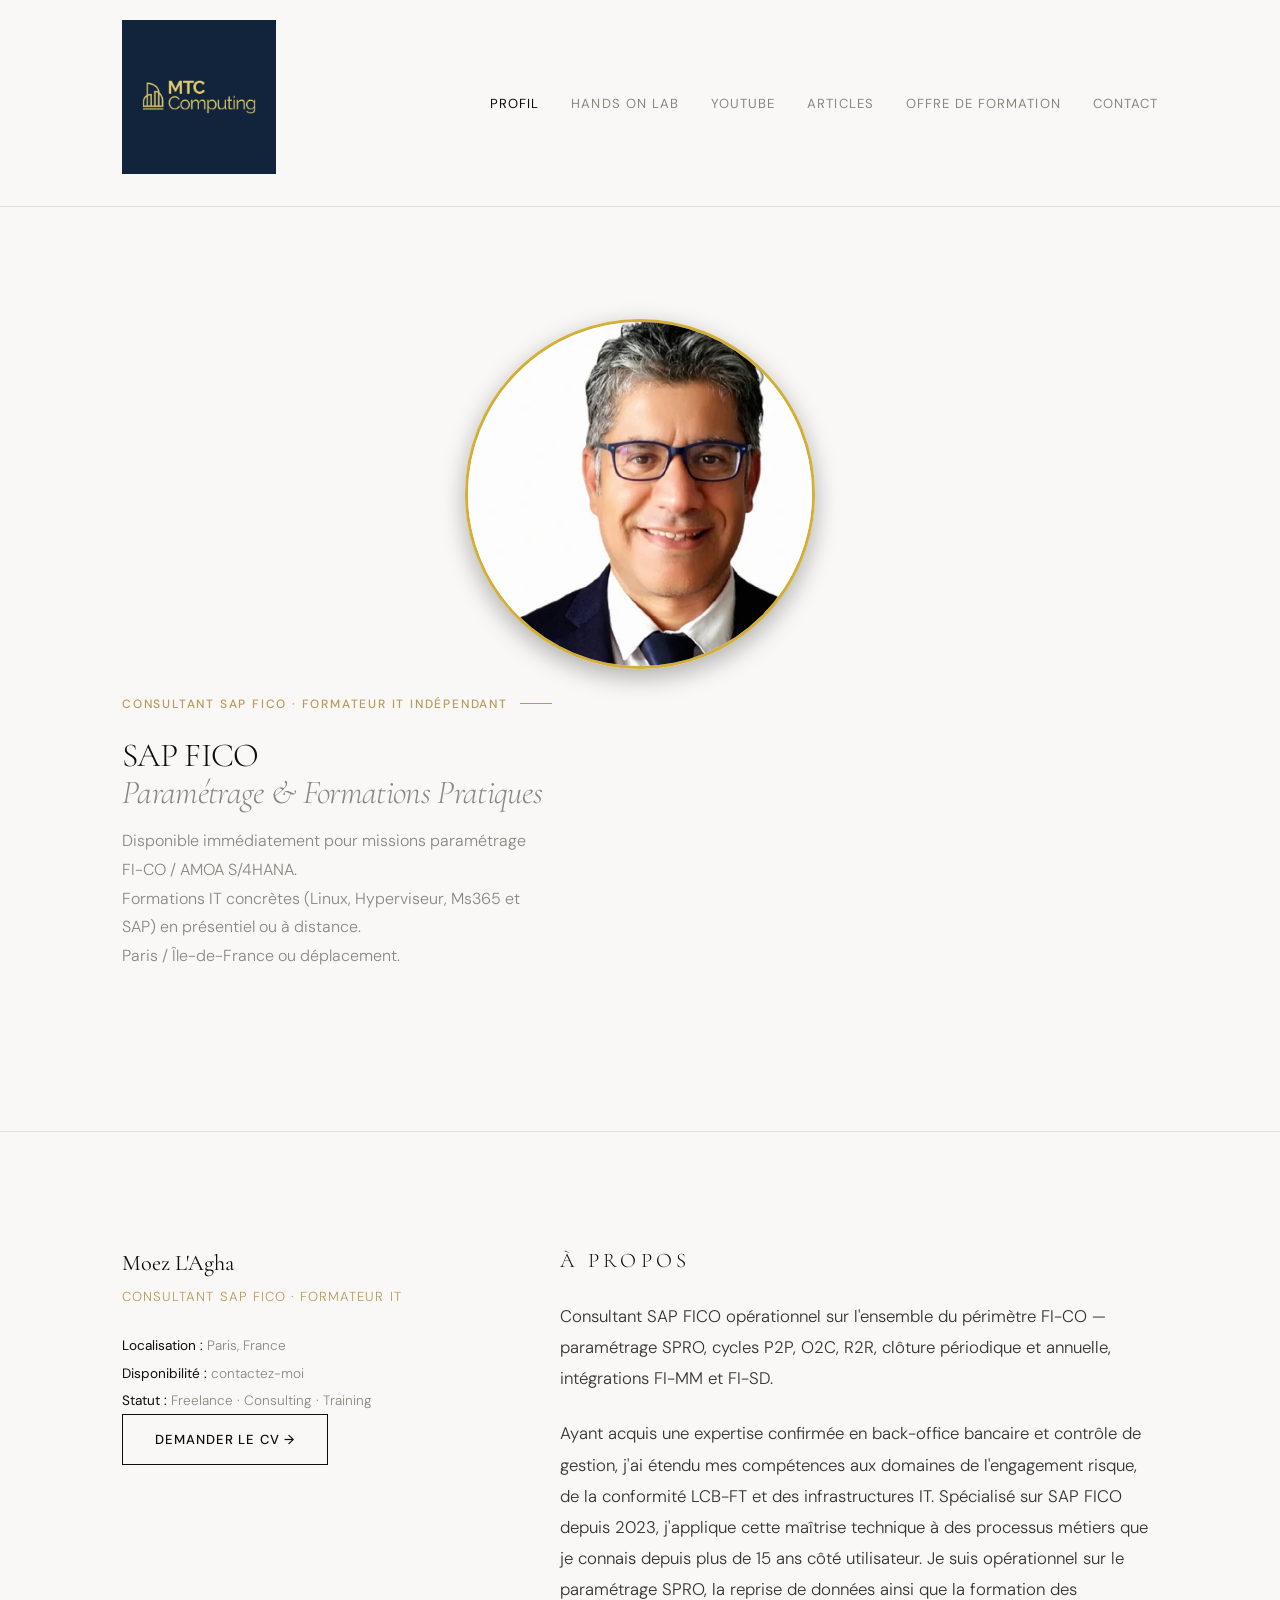
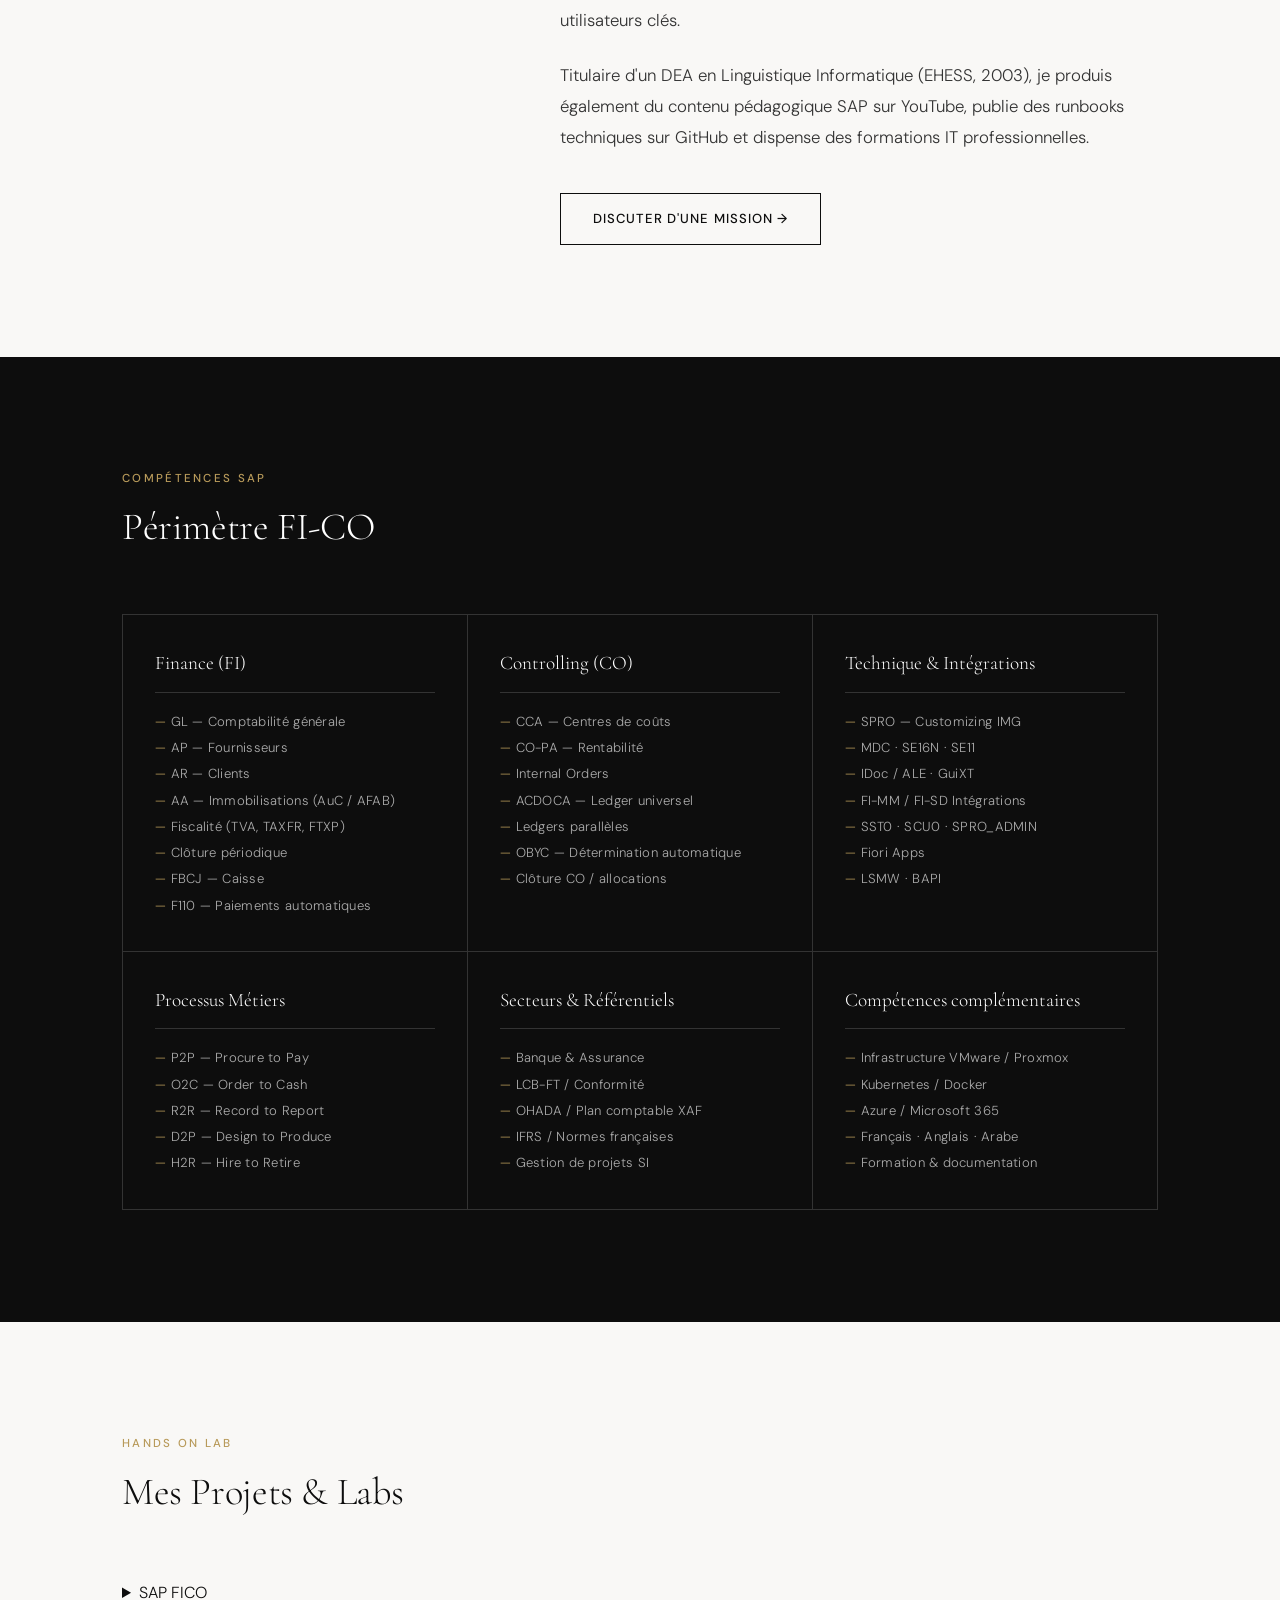
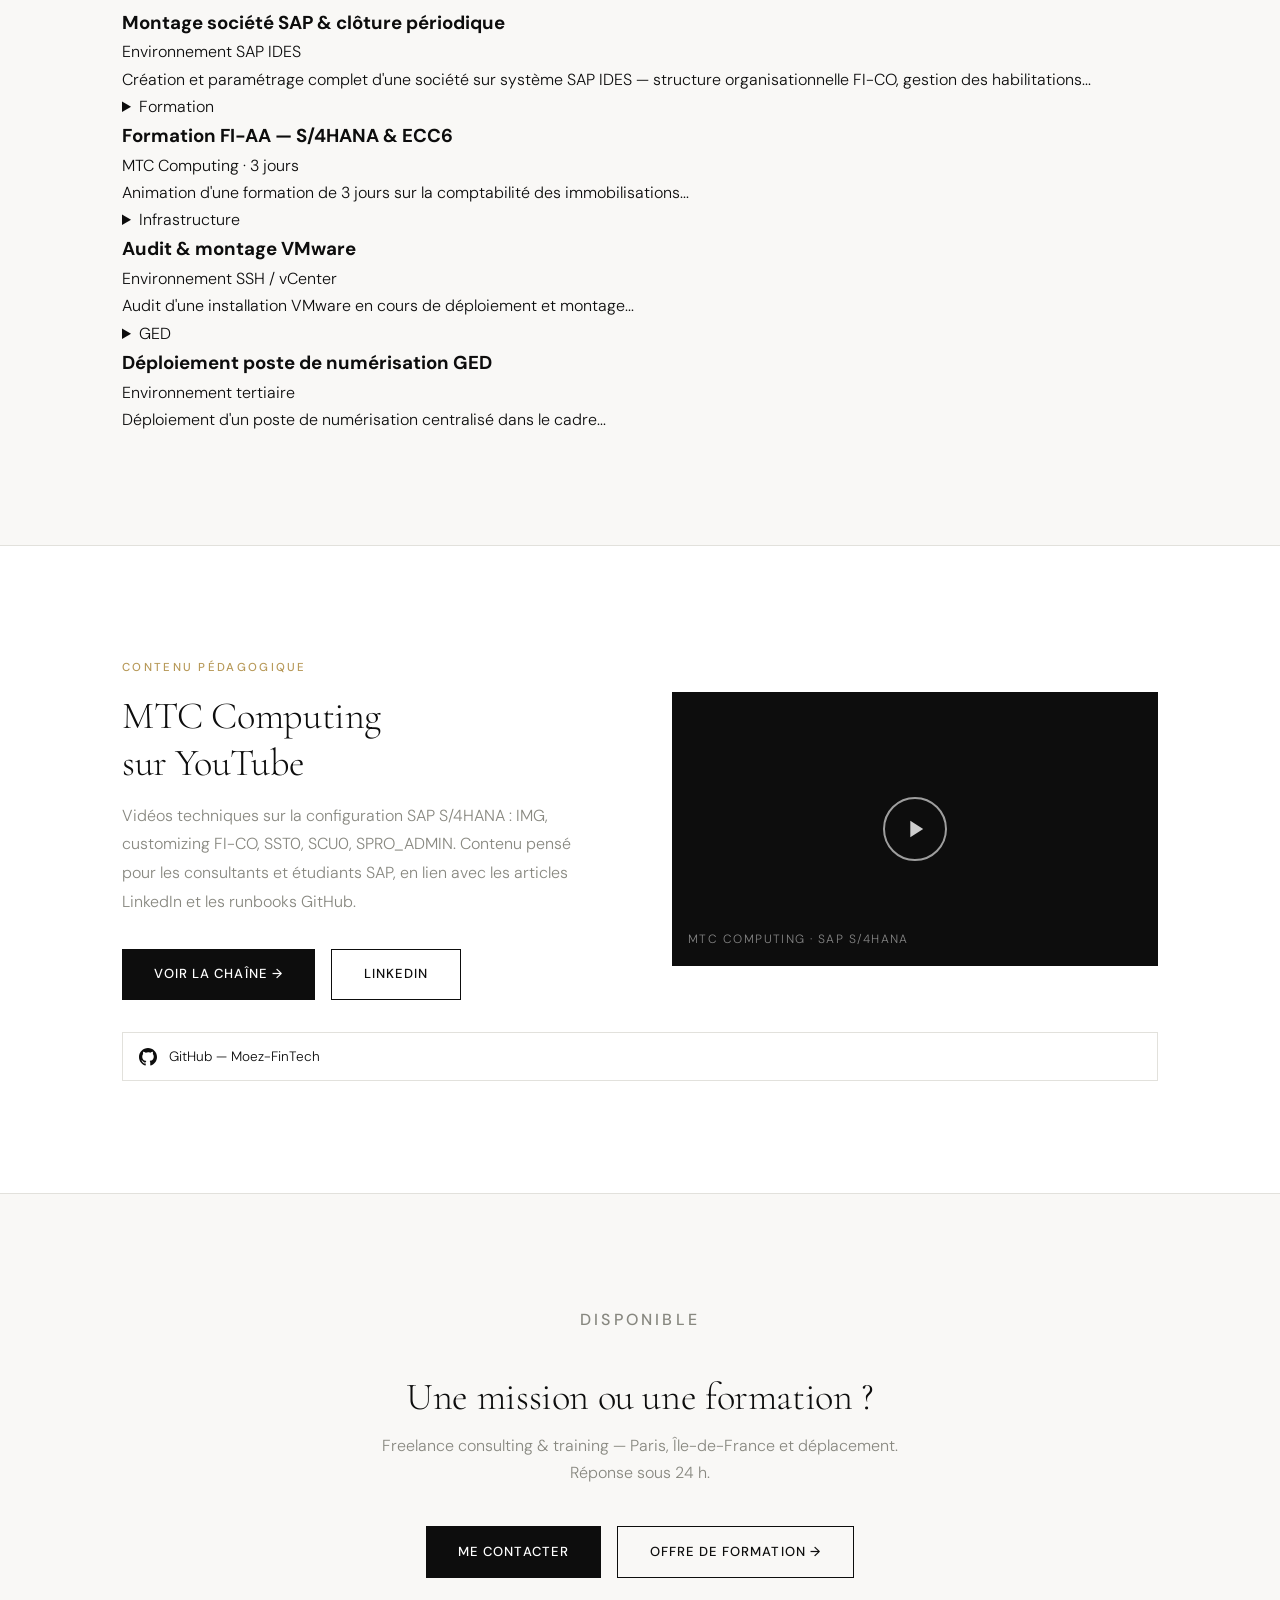
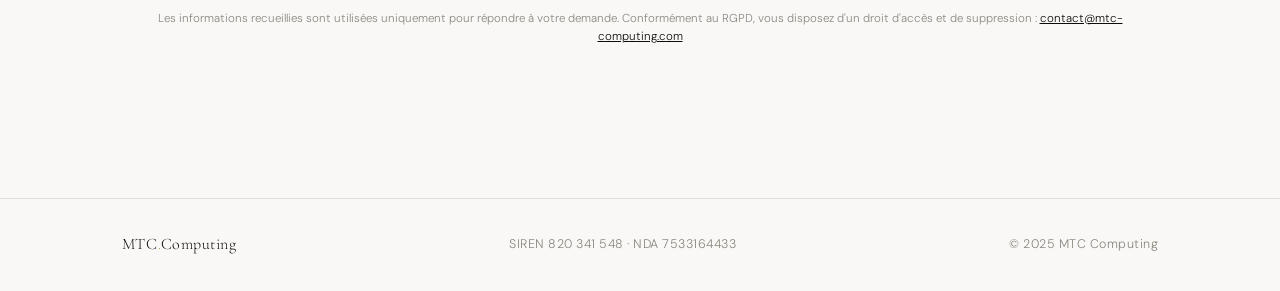
<file: index.html>
<!DOCTYPE html>
<html lang="fr">
<head>
  <meta charset="UTF-8" />
  <meta name="viewport" content="width=device-width, initial-scale=1.0" />
  <meta name="google-site-verification" content="ApVL4fl0kk_VryhIwA4MAAvwClf09X0MIs21Qp44j30" />

  <title>Moez L'Agha — Consultant SAP FICO & Formateur IT | MTC Computing</title>
  <meta name="description" content="Consultant SAP FICO & formateur IT — paramétrage FI-CO S/4HANA, Private Cloud & ECC, formations SAP. Paris / Île-de-France." />
  <meta name="author" content="Moez L'Agha" />
  <meta name="robots" content="index, follow" />
  <link rel="canonical" href="https://www.mtc-computing.com/" />

  <meta property="og:title" content="Moez L'Agha — Consultant SAP FICO & Formateur IT | MTC Computing" />
  <meta property="og:description" content="Consultant SAP FICO & formateur IT — paramétrage FI-CO S/4HANA, Private Cloud & ECC, formations SAP." />
  <meta property="og:type" content="website" />
  <meta property="og:url" content="https://www.mtc-computing.com/" />
  <meta property="og:image" content="https://www.mtc-computing.com/image/moez-lagha-consultant-sap-fico.webp" />

  <!-- Données structurées Schema.org -->
  <script type="application/ld+json">
  {
    "@context": "https://schema.org",
    "@type": "Person",
    "name": "Moez L'Agha",
    "jobTitle": "Consultant SAP FICO & Formateur IT",
    "url": "https://www.mtc-computing.com",
    "image": "https://www.mtc-computing.com/image/moez-lagha-consultant-sap-fico.webp",
    "sameAs": [
      "https://www.linkedin.com/in/moez-l-agha-b020032b5",
      "https://github.com/Moez-FinTech",
      "https://www.youtube.com/@MTC-Computing"
    ],
    "worksFor": {
      "@type": "Organization",
      "name": "MTC Computing",
      "url": "https://www.mtc-computing.com",
      "identifier": "SIREN 820 341 548"
    },
    "address": {
      "@type": "PostalAddress",
      "addressLocality": "Paris",
      "addressRegion": "Île-de-France",
      "addressCountry": "FR"
    },
    "knowsAbout": ["SAP FICO", "S/4HANA", "SAP ECC", "Linux", "VMware", "Azure", "Microsoft 365"]
  }
  </script>

  <link rel="stylesheet" href="styles.css" />
</head>
<body>

<!-- ===== NAVIGATION ===== -->
<nav>
  <div class="nav-inner">
    <a href="index.html" class="nav-logo">
      <img src="assets/LOGO.png" alt="MTC Computing" style="height:154px;width:auto;" />
    </a>
    <ul class="nav-links">
      <li><a href="#about" class="active">Profil</a></li>
      <li><a href="#experience">Hands On Lab</a></li>
      <li><a href="#content">YouTube</a></li>
      <li><a href="articles.html">Articles</a></li>
      <li><a href="formations.html">Offre de formation</a></li>
      <li><a href="contact.html">Contact</a></li>
    </ul>
  </div>
</nav>

<!-- ===== HERO ===== -->
<section class="hero" id="accueil">
  <div class="container">
    <div class="hero-grid">

      <div class="hero-left">

        <!-- PHOTO DE PROFIL — ronde, centrée, dorée -->
        <img src="image/moez-lagha-consultant-sap-fico.webp" 
             alt="Moez L'Agha, consultant SAP FICO et formateur IT" 
             style="width:350px;height:350px;border-radius:50%;object-fit:cover;border:3px solid #d4af37;box-shadow:0 8px 25px rgba(0,0,0,0.3);margin:0 auto 25px auto;display:block;" 
             loading="eager"
             onerror="this.style.display='none'" />

        <div class="hero-eyebrow fade-up fade-up-d1">Consultant SAP FICO · Formateur IT indépendant</div>

        <h1 class="hero-title fade-up fade-up-d2" style="font-size: 2.1rem; margin: 15px 0 15px;">
          SAP FICO<br/>
          <em>Paramétrage & Formations Pratiques</em>
        </h1>

        <p class="hero-subtitle fade-up fade-up-d3">
          Disponible immédiatement pour missions paramétrage FI-CO / AMOA S/4HANA.<br/>
          Formations IT concrètes (Linux, Hyperviseur, Ms365 et SAP) en présentiel ou à distance.<br/>
          Paris / Île-de-France ou déplacement.
        </p>

      </div>

      <div class="hero-right" style="display:flex;align-items:center;justify-content:center;">
        <!-- Espace réservé ou élément décoratif si besoin -->
      </div>

    </div>
  </div>
</section>

<!-- ===== À PROPOS ===== -->
<section id="about">
  <div class="container">
    <div class="about-grid">
      <div class="about-left">
        <div class="about-name">Moez L'Agha</div>
        <div class="about-role">Consultant SAP FICO · Formateur IT</div>
        <ul class="about-meta">
          <li><span>Localisation :</span> Paris, France</li>
          <li><span>Disponibilité :</span> contactez-moi</li>
          <li><span>Statut :</span> Freelance · Consulting · Training</li>
        </ul>
        <a href="mailto:contact@mtc-computing.com?subject=Demande%20de%20CV&body=Bonjour%2C%20je%20souhaite%20recevoir%20votre%20CV." class="btn btn-outline">
          Demander le CV →
        </a>
      </div>
      <div class="about-text">
        <p class="section-label">À propos</p>
        <p>
          Consultant SAP FICO opérationnel sur l'ensemble du périmètre FI-CO —
          paramétrage SPRO, cycles P2P, O2C, R2R, clôture périodique et annuelle,
          intégrations FI-MM et FI-SD.
        </p>
        <p>
          Ayant acquis une expertise confirmée en back-office bancaire et contrôle de gestion, 
          j'ai étendu mes compétences aux domaines de l'engagement risque, de la conformité LCB-FT et des infrastructures IT.
          Spécialisé sur SAP FICO depuis 2023, j'applique cette maîtrise technique à des processus métiers que je connais depuis plus de 15 ans côté utilisateur.
          Je suis opérationnel sur le paramétrage SPRO, la reprise de données ainsi que la formation des utilisateurs clés.
        </p>
        <p>
          Titulaire d'un DEA en Linguistique Informatique (EHESS, 2003), je produis
          également du contenu pédagogique SAP sur YouTube, publie des runbooks
          techniques sur GitHub et dispense des formations IT professionnelles.
        </p>
        <a href="contact.html" class="btn btn-outline" style="margin-top:1rem;">Discuter d'une mission →</a>
      </div>
    </div>
  </div>
</section>

<!-- ===== COMPÉTENCES ===== -->
<section id="competences" class="skills-section">
  <div class="container">
    <p class="section-label">Compétences SAP</p>
    <h2 class="section-title">Périmètre FI-CO</h2>
    <div class="skills-grid">

      <div class="skill-block">
        <div class="skill-block-title">Finance (FI)</div>
        <ul class="skill-list">
          <li>GL — Comptabilité générale</li>
          <li>AP — Fournisseurs</li>
          <li>AR — Clients</li>
          <li>AA — Immobilisations (AuC / AFAB)</li>
          <li>Fiscalité (TVA, TAXFR, FTXP)</li>
          <li>Clôture périodique</li>
          <li>FBCJ — Caisse</li>
          <li>F110 — Paiements automatiques</li>
        </ul>
      </div>

      <div class="skill-block">
        <div class="skill-block-title">Controlling (CO)</div>
        <ul class="skill-list">
          <li>CCA — Centres de coûts</li>
          <li>CO-PA — Rentabilité</li>
          <li>Internal Orders</li>
          <li>ACDOCA — Ledger universel</li>
          <li>Ledgers parallèles</li>
          <li>OBYC — Détermination automatique</li>
          <li>Clôture CO / allocations</li>
        </ul>
      </div>

      <div class="skill-block">
        <div class="skill-block-title">Technique & Intégrations</div>
        <ul class="skill-list">
          <li>SPRO — Customizing IMG</li>
          <li>MDC · SE16N · SE11</li>
          <li>IDoc / ALE · GuiXT</li>
          <li>FI-MM / FI-SD Intégrations</li>
          <li>SST0 · SCU0 · SPRO_ADMIN</li>
          <li>Fiori Apps</li>
          <li>LSMW · BAPI</li>
        </ul>
      </div>

      <div class="skill-block">
        <div class="skill-block-title">Processus Métiers</div>
        <ul class="skill-list">
          <li>P2P — Procure to Pay</li>
          <li>O2C — Order to Cash</li>
          <li>R2R — Record to Report</li>
          <li>D2P — Design to Produce</li>
          <li>H2R — Hire to Retire</li>
        </ul>
      </div>

      <div class="skill-block">
        <div class="skill-block-title">Secteurs & Référentiels</div>
        <ul class="skill-list">
          <li>Banque & Assurance</li>
          <li>LCB-FT / Conformité</li>
          <li>OHADA / Plan comptable XAF</li>
          <li>IFRS / Normes françaises</li>
          <li>Gestion de projets SI</li>
        </ul>
      </div>

      <div class="skill-block">
        <div class="skill-block-title">Compétences complémentaires</div>
        <ul class="skill-list">
          <li>Infrastructure VMware / Proxmox</li>
          <li>Kubernetes / Docker</li>
          <li>Azure / Microsoft 365</li>
          <li>Français · Anglais · Arabe</li>
          <li>Formation & documentation</li>
        </ul>
      </div>

    </div>
  </div>
</section>

<!-- ===== HANDS ON LAB ===== -->
<section id="experience">
  <div class="container">
    <p class="section-label">Hands On Lab</p>
    <h2 class="section-title">Mes Projets &amp; Labs</h2>

    <div class="lab-list">

      <!-- PROJET 1 : SAP FICO -->
      <details class="lab-item">
        <summary class="lab-summary">
          <span class="lab-category">SAP FICO</span>
          <h3 class="lab-title">Montage société SAP &amp; clôture périodique</h3>
          <p class="lab-company">Environnement SAP IDES</p>
          <p class="lab-excerpt">
            Création et paramétrage complet d'une société sur système SAP IDES — structure organisationnelle FI-CO, gestion des habilitations...
          </p>
        </summary>
        <div class="lab-content">
          <p>
            Ce projet couvre l'intégralité du paramétrage d'une société SAP de A à Z :
            création de la structure organisationnelle (société, division, centre de profit),
            configuration des comptes généraux, paramétrage des taxes, mise en place des
            procédures de clôture périodique (mensuelle et annuelle), et gestion des habilitations.
          </p>
          <p>
            <strong>Technologies :</strong> SAP S/4HANA, SAP GUI, SPRO
          </p>
          <a href="https://github.com/Moez-FinTech" target="_blank" rel="noopener" class="btn btn-primary">
            Voir les runbooks →
          </a>
        </div>
      </details>

      <!-- PROJET 2 : Formation -->
      <details class="lab-item">
        <summary class="lab-summary">
          <span class="lab-category">Formation</span>
          <h3 class="lab-title">Formation FI-AA — S/4HANA &amp; ECC6</h3>
          <p class="lab-company">MTC Computing · 3 jours</p>
          <p class="lab-excerpt">
            Animation d'une formation de 3 jours sur la comptabilité des immobilisations...
          </p>
        </summary>
        <div class="lab-content">
          <p>
            Programme complet de 3 jours couvrant la gestion des immobilisations sur
            S/4HANA et ECC6 : création de fiches d'immobilisation, gestion des AuC
            (Assets under Construction), lancement d'AFAB, analyse avec AW01N,
            et bascule en immobilisation definitiva.
          </p>
          <p>
            <strong>Public :</strong> Consultants juniors et équipes finance
          </p>
          <a href="formations.html" class="btn btn-primary">
            Voir l'offre de formation →
          </a>
        </div>
      </details>

      <!-- PROJET 3 : Infrastructure -->
      <details class="lab-item">
        <summary class="lab-summary">
          <span class="lab-category">Infrastructure</span>
          <h3 class="lab-title">Audit &amp; montage VMware</h3>
          <p class="lab-company">Environnement SSH / vCenter</p>
          <p class="lab-excerpt">
            Audit d'une installation VMware en cours de déploiement et montage...
          </p>
        </summary>
        <div class="lab-content">
          <p>
            Audit complet d'une infrastructure virtualisée : analyse de l'architecture
            existante, configuration des clusters ESXi, mise en réseau, optimisation
            des ressources, et validation de la sécurité.
          </p>
          <a href="https://github.com/Moez-FinTech" target="_blank" rel="noopener" class="btn btn-primary">
            Voir la documentation →
          </a>
        </div>
      </details>

      <!-- PROJET 4 : GED -->
      <details class="lab-item">
        <summary class="lab-summary">
          <span class="lab-category">GED</span>
          <h3 class="lab-title">Déploiement poste de numérisation GED</h3>
          <p class="lab-company">Environnement tertiaire</p>
          <p class="lab-excerpt">
            Déploiement d'un poste de numérisation centralisé dans le cadre...
          </p>
        </summary>
        <div class="lab-content">
          <p>
            Mise en place d'un poste de numérisation centralisé (scanner + écran dédié)
            intégré dans une chaîne GED complète : configuration du flux documentaire,
            recette utilisateur, et mise en production.
          </p>
          <a href="https://github.com/Moez-FinTech" target="_blank" rel="noopener" class="btn btn-primary">
            Voir le projet →
          </a>
        </div>
      </details>

    </div>
  </div>
</section>

<!-- ===== YOUTUBE ===== -->
<section id="content" class="youtube-section">
  <div class="container">
    <div class="youtube-inner">

      <div class="youtube-text">
        <p class="section-label">Contenu pédagogique</p>
        <h2 class="section-title">MTC Computing<br/>sur YouTube</h2>
        <p class="youtube-desc">
          Vidéos techniques sur la configuration SAP S/4HANA :
          IMG, customizing FI-CO, SST0, SCU0, SPRO_ADMIN.
          Contenu pensé pour les consultants et étudiants SAP,
          en lien avec les articles LinkedIn et les runbooks GitHub.
        </p>
        <div class="btn-group">
          <a href="https://www.youtube.com/@MTC-Computing" target="_blank" rel="noopener" class="btn btn-primary">
            Voir la chaîne →
          </a>
          <a href="https://www.linkedin.com/in/moez-l-agha-b020032b5" target="_blank" rel="noopener" class="btn btn-outline">
            LinkedIn
          </a>
        </div>
      </div>

      <div class="youtube-visual">
        <a href="https://www.youtube.com/@MTC-Computing" target="_blank" rel="noopener" class="play-btn" aria-label="Voir la chaîne YouTube">
          <svg viewBox="0 0 24 24" fill="currentColor" width="28" height="28">
            <path d="M8 5v14l11-7z"/>
          </svg>
        </a>
        <span class="youtube-label">MTC Computing · SAP S/4HANA</span>
      </div>

    </div>
    <a href="https://github.com/Moez-FinTech" target="_blank" rel="noopener" class="social-link" style="margin-top:2rem;">
      <svg viewBox="0 0 24 24" fill="currentColor">
        <path d="M12 0C5.374 0 0 5.373 0 12c0 5.302 3.438 9.8 8.207 11.387.599.111.793-.261.793-.577v-2.234c-3.338.726-4.033-1.416-4.033-1.416-.546-1.387-1.333-1.756-1.333-1.756-1.089-.745.083-.729.083-.729 1.205.084 1.839 1.237 1.839 1.237 1.07 1.834 2.807 1.304 3.492.997.107-.775.418-1.305.762-1.604-2.665-.305-5.467-1.334-5.467-5.931 0-1.311.469-2.381 1.236-3.221-.124-.303-.535-1.524.117-3.176 0 0 1.008-.322 3.301 1.23A11.509 11.509 0 0112 5.803c1.02.005 2.047.138 3.006.404 2.291-1.552 3.297-1.23 3.297-1.23.653 1.653.242 2.874.118 3.176.77.84 1.235 1.911 1.235 3.221 0 4.609-2.807 5.624-5.479 5.921.43.372.823 1.102.823 2.222v3.293c0 .319.192.694.801.576C20.566 21.797 24 17.3 24 12c0-6.627-5.373-12-12-12z"/>
      </svg>
      GitHub — Moez-FinTech
    </a>
  </div>
</section>

<!-- ===== CONTACT ===== -->
<section class="contact-strip">
  <div class="container">
    <p class="section-label">Disponible</p>
    <h2 class="section-title">Une mission ou une formation ?</h2>
    <p>Freelance consulting & training — Paris, Île-de-France et déplacement.<br/>Réponse sous 24 h.</p>
    <div class="btn-group" style="justify-content:center; margin-top:2rem;">
      <a href="contact.html" class="btn btn-primary">Me contacter</a>
      <a href="formations.html" class="btn btn-outline">Offre de formation →</a>
    </div>
    <p style="font-size:0.72rem; color:var(--muted); margin-top:2rem; line-height:1.6;">
      Les informations recueillies sont utilisées uniquement pour répondre à votre demande.
      Conformément au RGPD, vous disposez d'un droit d'accès et de suppression :
      <a href="mailto:contact@mtc-computing.com" style="color:var(--fg);">contact@mtc-computing.com</a>
    </p>
  </div>
</section>

<!-- ===== FOOTER ===== -->
<footer>
  <div class="footer-inner">
    <a href="index.html" class="footer-logo">MTC<span>.</span>Computing</a>
    <span>SIREN 820 341 548 · NDA 7533164433</span>
    <span>© 2025 MTC Computing</span>
  </div>
</footer>

</body>
</html>
</file>
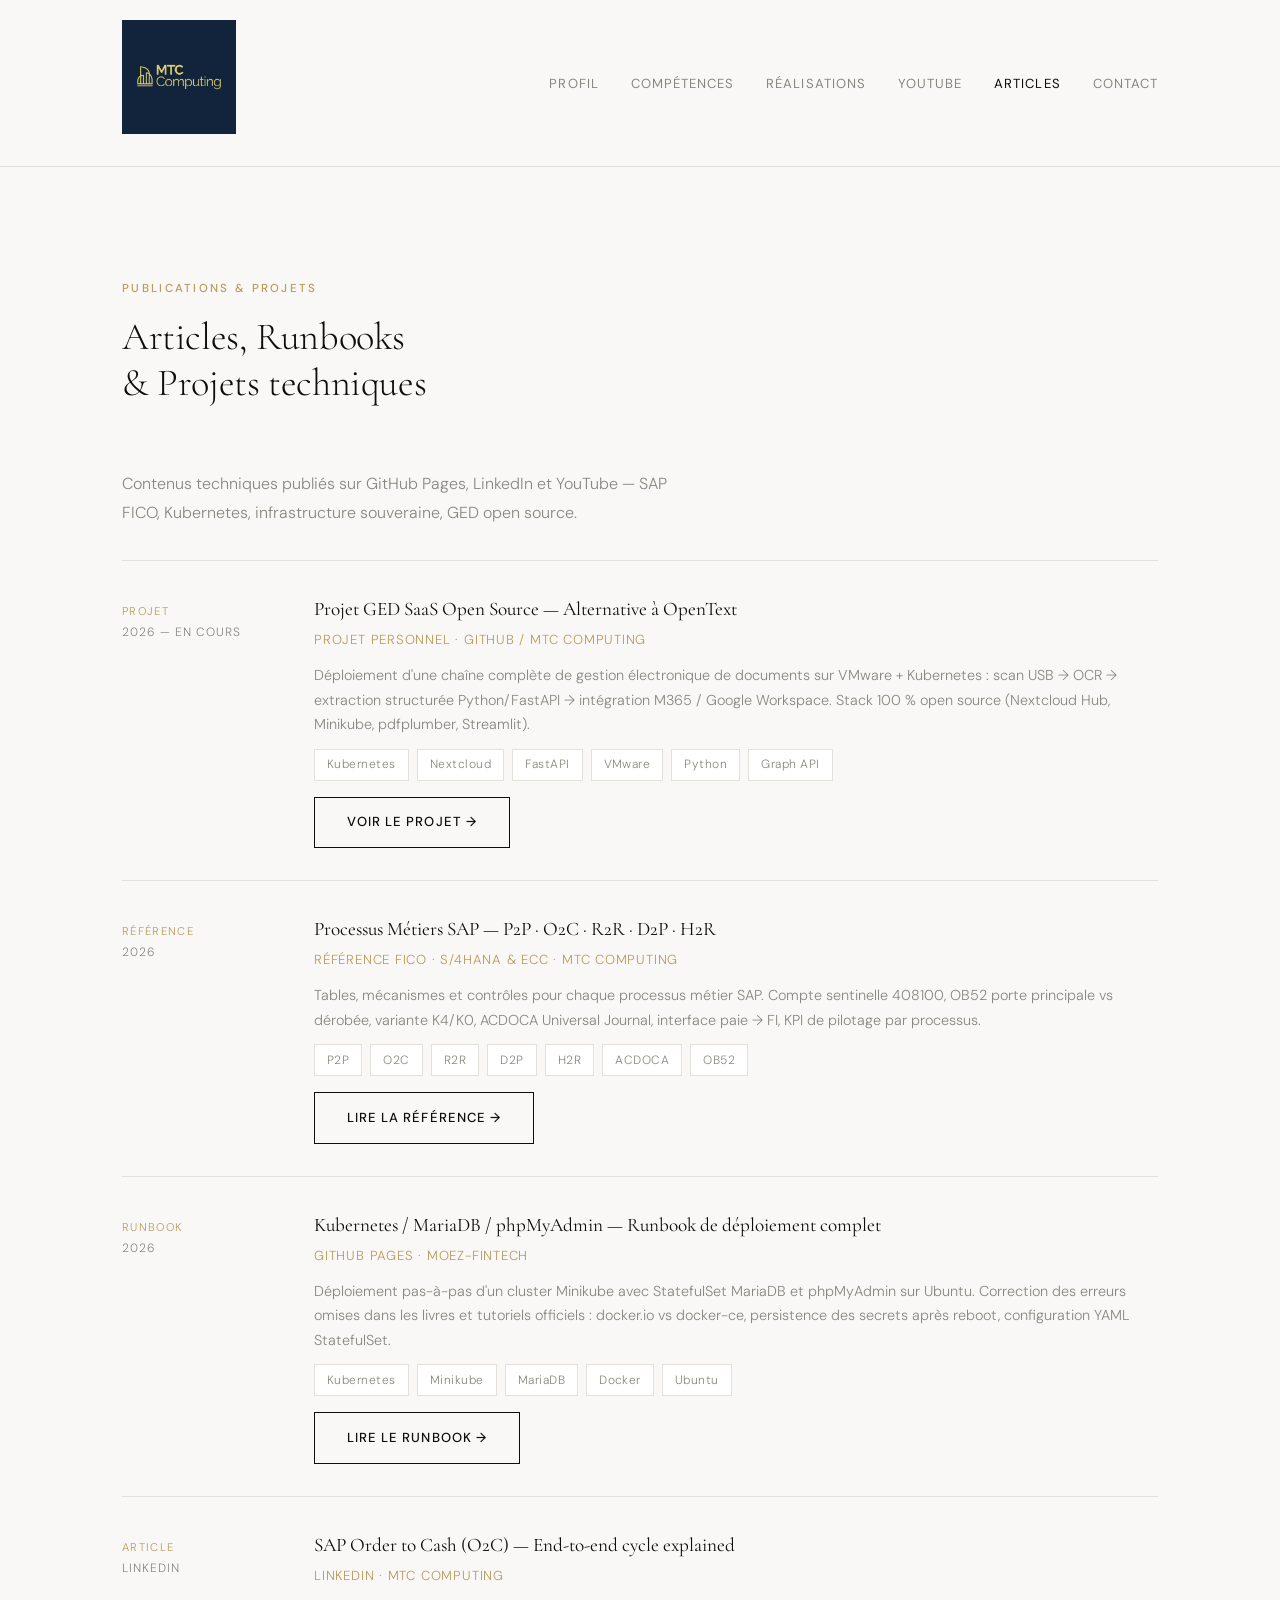
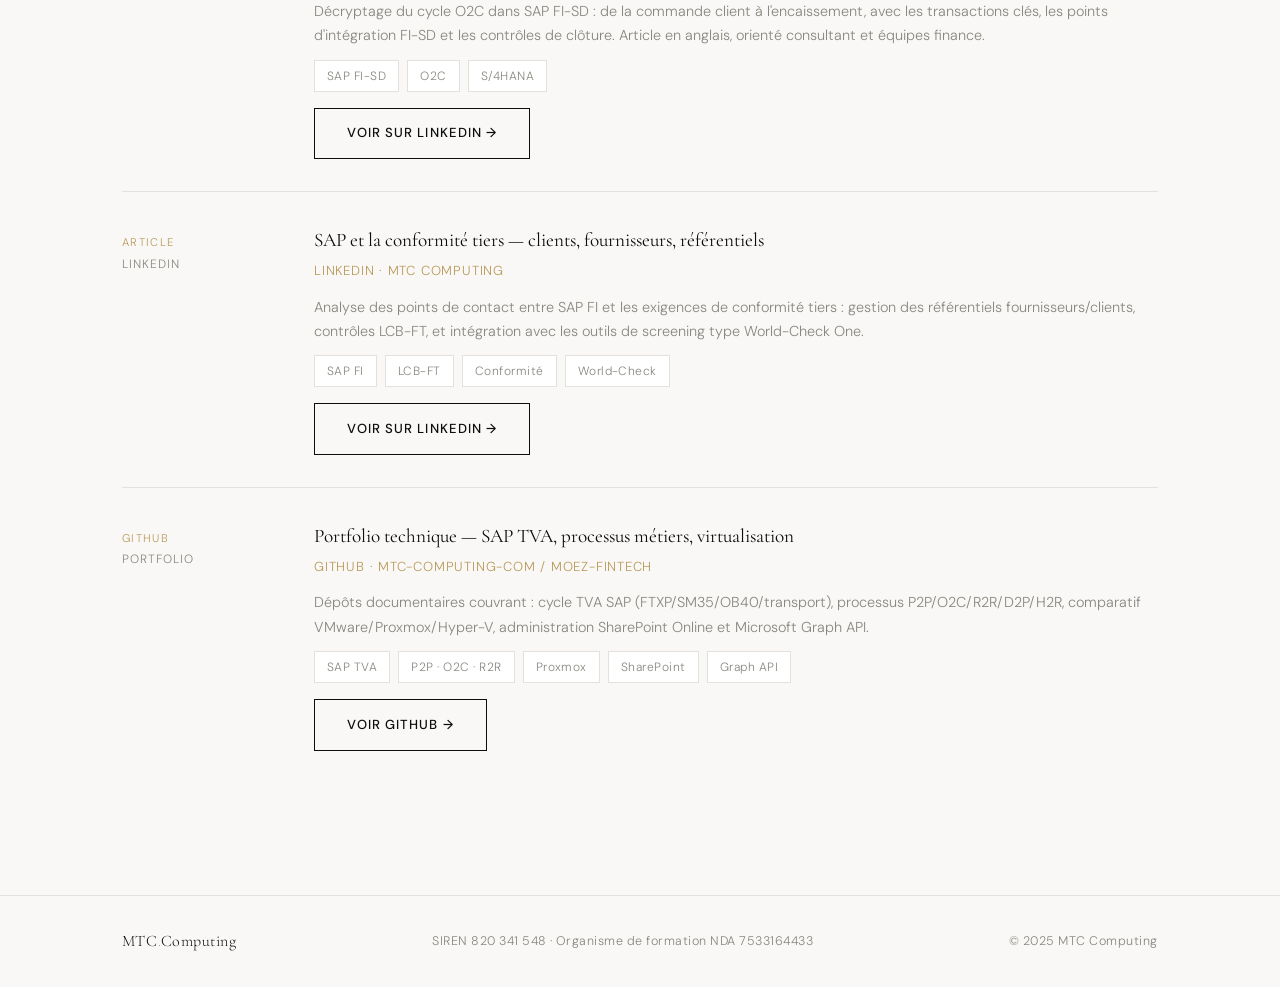
<file: articles.html>
<!DOCTYPE html>
<html lang="fr">
<head>
  <meta charset="UTF-8" />
  <meta name="viewport" content="width=device-width, initial-scale=1.0" />
  <title>Articles & Projets — MTC Computing</title>
  <meta name="description" content="Articles techniques, runbooks et projets open source publiés par Moez L'Agha — SAP FICO, Kubernetes, infrastructure, GED." />
  <link rel="stylesheet" href="styles.css" />
</head>
<body>

<nav>
  <div class="nav-inner">
    <a href="index.html" class="nav-logo">
      <img src="assets/LOGO.png" alt="MTC Computing" style="height:114px;width:auto;" />
    </a>
    <ul class="nav-links">
      <li><a href="index.html#about">Profil</a></li>
      <li><a href="index.html#competences">Compétences</a></li>
      <li><a href="index.html#experience">Réalisations</a></li>
      <li><a href="index.html#content">YouTube</a></li>
      <li><a href="articles.html" class="active">Articles</a></li>
      <li><a href="contact.html">Contact</a></li>
    </ul>
  </div>
</nav>

<section style="padding: var(--space-xl) 0 var(--space-md);">
  <div class="container">
    <p class="section-label">Publications & Projets</p>
    <h1 class="section-title">Articles, Runbooks<br/>&amp; Projets techniques</h1>
    <p style="color: var(--muted); font-size: 1rem; max-width: 560px; line-height: 1.8;">
      Contenus techniques publiés sur GitHub Pages, LinkedIn et YouTube —
      SAP FICO, Kubernetes, infrastructure souveraine, GED open source.
    </p>
  </div>
</section>

<section style="padding: 0 0 var(--space-xl);">
  <div class="container">
    <ul class="exp-list">

      <!-- Projet GED -->
      <li class="exp-item">
        <div class="exp-date" style="padding-top:0.5rem;">
          <span style="font-size:0.7rem; letter-spacing:0.12em; text-transform:uppercase; color:var(--accent);">Projet</span><br/>
          <span style="color:var(--muted); font-size:0.75rem;">2026 — en cours</span>
        </div>
        <div class="exp-body">
          <div class="exp-body-title">
            <a href="mtc-ged-projet.html" style="color:var(--fg); text-decoration:none;">
              Projet GED SaaS Open Source — Alternative à OpenText
            </a>
          </div>
          <div class="exp-body-company">Projet personnel · GitHub / MTC Computing</div>
          <div class="exp-body-desc">
            Déploiement d'une chaîne complète de gestion électronique de documents sur VMware + Kubernetes :
            scan USB → OCR → extraction structurée Python/FastAPI → intégration M365 / Google Workspace.
            Stack 100 % open source (Nextcloud Hub, Minikube, pdfplumber, Streamlit).
          </div>
          <div style="margin-top:0.75rem; display:flex; gap:0.5rem; flex-wrap:wrap;">
            <span class="tag">Kubernetes</span>
            <span class="tag">Nextcloud</span>
            <span class="tag">FastAPI</span>
            <span class="tag">VMware</span>
            <span class="tag">Python</span>
            <span class="tag">Graph API</span>
          </div>
          <a href="mtc-ged-projet.html" class="btn btn-outline" style="margin-top:1rem; display:inline-flex;">
            Voir le projet →
          </a>
        </div>
      </li>

      <!-- Processus Métiers SAP -->
      <li class="exp-item">
        <div class="exp-date" style="padding-top:0.5rem;">
          <span style="font-size:0.7rem; letter-spacing:0.12em; text-transform:uppercase; color:var(--accent);">Référence</span><br/>
          <span style="color:var(--muted); font-size:0.75rem;">2026</span>
        </div>
        <div class="exp-body">
          <div class="exp-body-title">
            <a href="processus-metiers-sap.html" style="color:var(--fg); text-decoration:none;">
              Processus Métiers SAP — P2P · O2C · R2R · D2P · H2R
            </a>
          </div>
          <div class="exp-body-company">Référence FICO · S/4HANA &amp; ECC · MTC Computing</div>
          <div class="exp-body-desc">
            Tables, mécanismes et contrôles pour chaque processus métier SAP.
            Compte sentinelle 408100, OB52 porte principale vs dérobée, variante K4/K0,
            ACDOCA Universal Journal, interface paie → FI, KPI de pilotage par processus.
          </div>
          <div style="margin-top:0.75rem; display:flex; gap:0.5rem; flex-wrap:wrap;">
            <span class="tag">P2P</span>
            <span class="tag">O2C</span>
            <span class="tag">R2R</span>
            <span class="tag">D2P</span>
            <span class="tag">H2R</span>
            <span class="tag">ACDOCA</span>
            <span class="tag">OB52</span>
          </div>
          <a href="processus-metiers-sap.html" class="btn btn-outline" style="margin-top:1rem; display:inline-flex;">
            Lire la référence →
          </a>
        </div>
      </li>

      <!-- Runbook Kubernetes -->
      <li class="exp-item">
        <div class="exp-date" style="padding-top:0.5rem;">
          <span style="font-size:0.7rem; letter-spacing:0.12em; text-transform:uppercase; color:var(--accent);">Runbook</span><br/>
          <span style="color:var(--muted); font-size:0.75rem;">2026</span>
        </div>
        <div class="exp-body">
          <div class="exp-body-title">
            <a href="https://moez-fintech.github.io/K8s/runbook-K8s.html" target="_blank" rel="noopener" style="color:var(--fg); text-decoration:none;">
              Kubernetes / MariaDB / phpMyAdmin — Runbook de déploiement complet
            </a>
          </div>
          <div class="exp-body-company">GitHub Pages · Moez-FinTech</div>
          <div class="exp-body-desc">
            Déploiement pas-à-pas d'un cluster Minikube avec StatefulSet MariaDB et phpMyAdmin
            sur Ubuntu. Correction des erreurs omises dans les livres et tutoriels officiels :
            docker.io vs docker-ce, persistence des secrets après reboot, configuration YAML StatefulSet.
          </div>
          <div style="margin-top:0.75rem; display:flex; gap:0.5rem; flex-wrap:wrap;">
            <span class="tag">Kubernetes</span>
            <span class="tag">Minikube</span>
            <span class="tag">MariaDB</span>
            <span class="tag">Docker</span>
            <span class="tag">Ubuntu</span>
          </div>
          <a href="https://moez-fintech.github.io/K8s/runbook-K8s.html" target="_blank" rel="noopener" class="btn btn-outline" style="margin-top:1rem; display:inline-flex;">
            Lire le runbook →
          </a>
        </div>
      </li>

      <!-- Article LinkedIn O2C -->
      <li class="exp-item">
        <div class="exp-date" style="padding-top:0.5rem;">
          <span style="font-size:0.7rem; letter-spacing:0.12em; text-transform:uppercase; color:var(--accent);">Article</span><br/>
          <span style="color:var(--muted); font-size:0.75rem;">LinkedIn</span>
        </div>
        <div class="exp-body">
          <div class="exp-body-title">
            SAP Order to Cash (O2C) — End-to-end cycle explained
          </div>
          <div class="exp-body-company">LinkedIn · MTC Computing</div>
          <div class="exp-body-desc">
            Décryptage du cycle O2C dans SAP FI-SD : de la commande client à l'encaissement,
            avec les transactions clés, les points d'intégration FI-SD et les contrôles de clôture.
            Article en anglais, orienté consultant et équipes finance.
          </div>
          <div style="margin-top:0.75rem; display:flex; gap:0.5rem; flex-wrap:wrap;">
            <span class="tag">SAP FI-SD</span>
            <span class="tag">O2C</span>
            <span class="tag">S/4HANA</span>
          </div>
          <a href="https://www.linkedin.com/in/moez-l-agha-b020032b5" target="_blank" rel="noopener" class="btn btn-outline" style="margin-top:1rem; display:inline-flex;">
            Voir sur LinkedIn →
          </a>
        </div>
      </li>

      <!-- Article LinkedIn SAP conformité -->
      <li class="exp-item">
        <div class="exp-date" style="padding-top:0.5rem;">
          <span style="font-size:0.7rem; letter-spacing:0.12em; text-transform:uppercase; color:var(--accent);">Article</span><br/>
          <span style="color:var(--muted); font-size:0.75rem;">LinkedIn</span>
        </div>
        <div class="exp-body">
          <div class="exp-body-title">
            SAP et la conformité tiers — clients, fournisseurs, référentiels
          </div>
          <div class="exp-body-company">LinkedIn · MTC Computing</div>
          <div class="exp-body-desc">
            Analyse des points de contact entre SAP FI et les exigences de conformité tiers :
            gestion des référentiels fournisseurs/clients, contrôles LCB-FT, et intégration
            avec les outils de screening type World-Check One.
          </div>
          <div style="margin-top:0.75rem; display:flex; gap:0.5rem; flex-wrap:wrap;">
            <span class="tag">SAP FI</span>
            <span class="tag">LCB-FT</span>
            <span class="tag">Conformité</span>
            <span class="tag">World-Check</span>
          </div>
          <a href="https://www.linkedin.com/in/moez-l-agha-b020032b5" target="_blank" rel="noopener" class="btn btn-outline" style="margin-top:1rem; display:inline-flex;">
            Voir sur LinkedIn →
          </a>
        </div>
      </li>

      <!-- GitHub SAP TVA -->
      <li class="exp-item">
        <div class="exp-date" style="padding-top:0.5rem;">
          <span style="font-size:0.7rem; letter-spacing:0.12em; text-transform:uppercase; color:var(--accent);">GitHub</span><br/>
          <span style="color:var(--muted); font-size:0.75rem;">Portfolio</span>
        </div>
        <div class="exp-body">
          <div class="exp-body-title">
            <a href="https://github.com/Moez-FinTech" target="_blank" rel="noopener" style="color:var(--fg); text-decoration:none;">
              Portfolio technique — SAP TVA, processus métiers, virtualisation
            </a>
          </div>
          <div class="exp-body-company">GitHub · mtc-computing-com / Moez-FinTech</div>
          <div class="exp-body-desc">
            Dépôts documentaires couvrant : cycle TVA SAP (FTXP/SM35/OB40/transport),
            processus P2P/O2C/R2R/D2P/H2R, comparatif VMware/Proxmox/Hyper-V,
            administration SharePoint Online et Microsoft Graph API.
          </div>
          <div style="margin-top:0.75rem; display:flex; gap:0.5rem; flex-wrap:wrap;">
            <span class="tag">SAP TVA</span>
            <span class="tag">P2P · O2C · R2R</span>
            <span class="tag">Proxmox</span>
            <span class="tag">SharePoint</span>
            <span class="tag">Graph API</span>
          </div>
          <a href="https://github.com/Moez-FinTech" target="_blank" rel="noopener" class="btn btn-outline" style="margin-top:1rem; display:inline-flex;">
            Voir GitHub →
          </a>
        </div>
      </li>

    </ul>
  </div>
</section>

<footer>
  <div class="footer-inner">
    <a href="index.html" class="footer-logo">MTC<span>.</span>Computing</a>
    <span>SIREN 820 341 548 · Organisme de formation NDA 7533164433</span>
    <span>© 2025 MTC Computing</span>
  </div>
</footer>

</body>
</html>
</file>
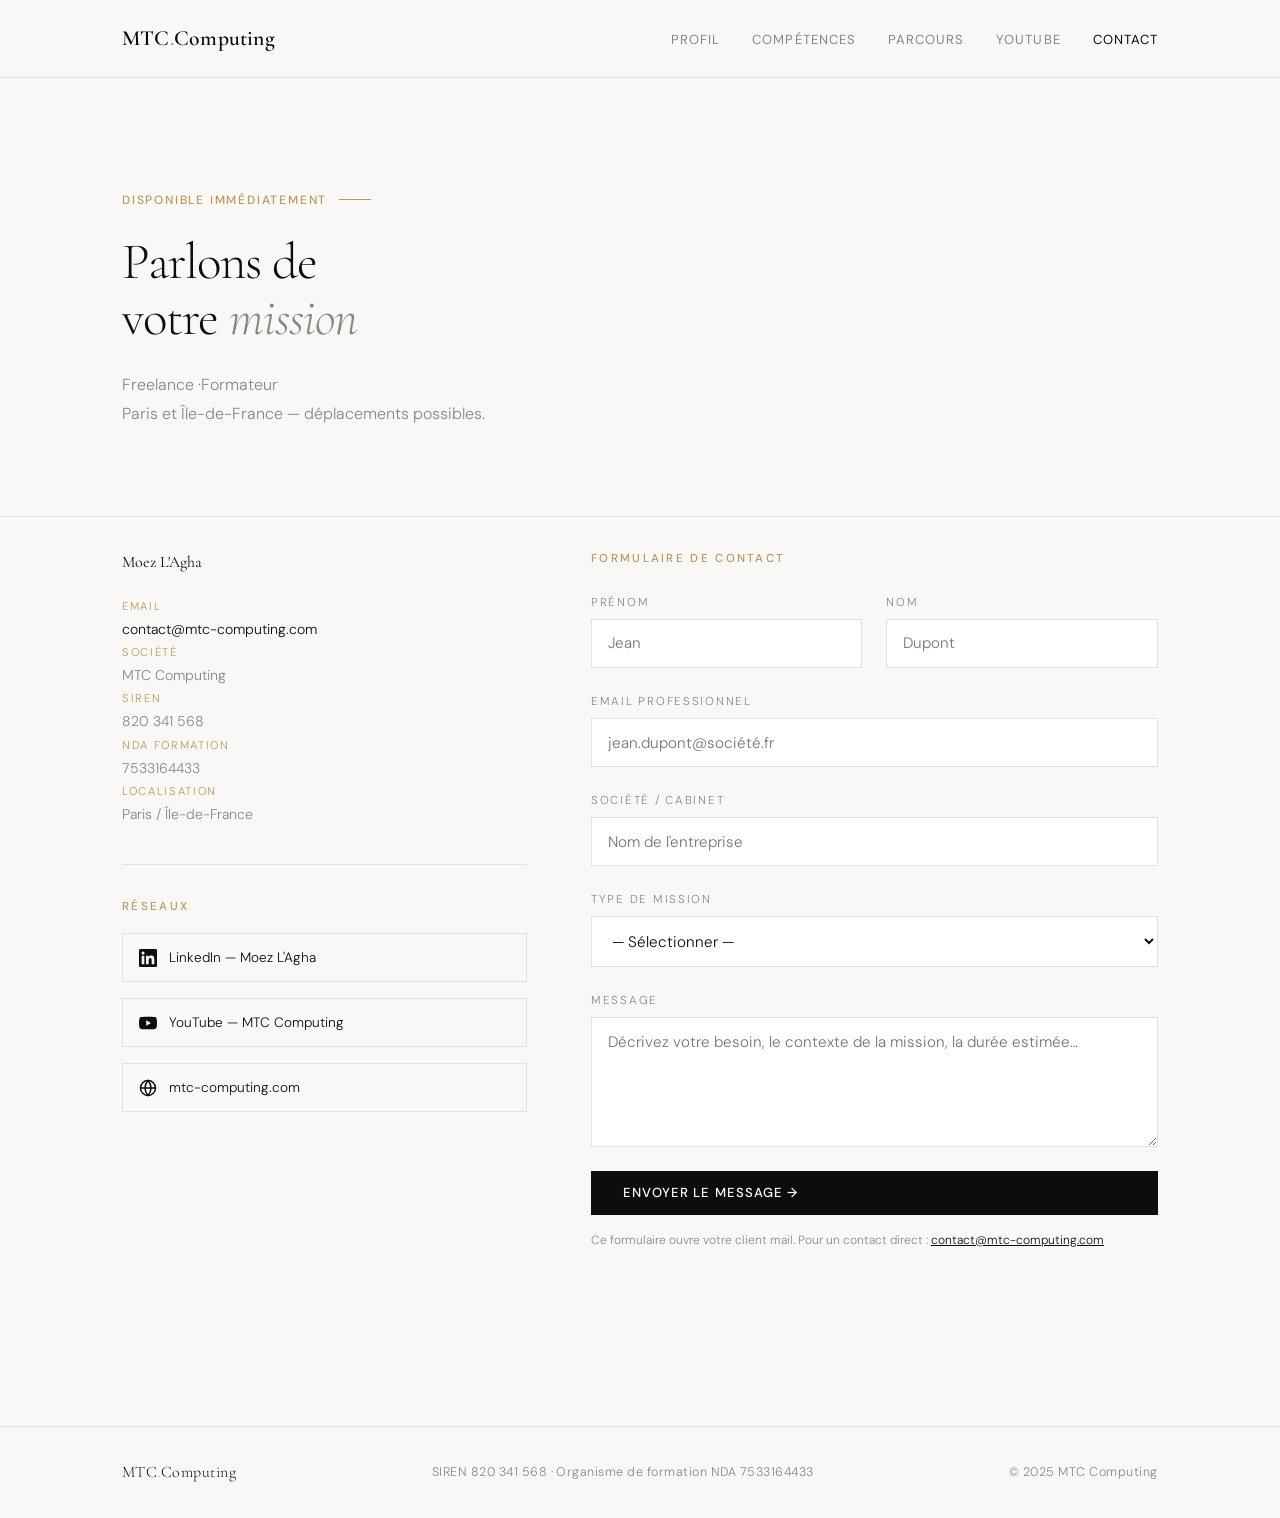
<file: contact.html>
<!DOCTYPE html>
<html lang="fr">
<head>
  <meta charset="UTF-8" />
  <meta name="viewport" content="width=device-width, initial-scale=1.0" />
  <title>Contact — MTC Computing | Moez L'Agha</title>
  <meta name="description" content="Contacter Moez L'Agha, consultant SAP FICO — MTC Computing. Missions freelance, CDD, CDI — Paris / Île-de-France." />
  <link rel="stylesheet" href="styles.css" />
</head>
<body>

<!-- ── Navigation ────────────────────────── -->
<nav>
  <div class="nav-inner">
    <a href="index.html" class="nav-logo">MTC<span>.</span>Computing</a>
    <ul class="nav-links">
      <li><a href="index.html#about">Profil</a></li>
      <li><a href="index.html#competences">Compétences</a></li>
      <li><a href="index.html#experience">Parcours</a></li>
      <li><a href="index.html#content">YouTube</a></li>
      <li><a href="contact.html" class="active">Contact</a></li>
    </ul>
  </div>
</nav>

<!-- ── Contact Hero ───────────────────────── -->
<section class="hero" style="padding-bottom: 3rem;">
  <div class="container">
    <p class="hero-eyebrow fade-up fade-up-d1">Disponible immédiatement</p>
    <h1 class="hero-title fade-up fade-up-d2" style="font-size: clamp(2rem, 4vw, 3.5rem);">
      Parlons de<br/>
      votre <em>mission</em>
    </h1>
    <p class="hero-subtitle fade-up fade-up-d3">
      Freelance ·Formateur<br/>
      Paris et Île-de-France — déplacements possibles.
    </p>
  </div>
</section>

<!-- ── Contact Content ────────────────────── -->
<section style="padding-top: 2rem;">
  <div class="container">
    <div class="contact-page-grid">

      <!-- Left: Info + social -->
      <div>
        <p class="contact-info-title">Moez L'Agha</p>
        <ul class="contact-info-list">
          <li>
            <span class="info-label">Email</span>
            <a href="mailto:contact@mtc-computing.com">contact@mtc-computing.com</a>
          </li>
          <li>
            <span class="info-label">Société</span>
            MTC Computing
          </li>
          <li>
            <span class="info-label">SIREN</span>
            820 341 568
          </li>
          <li>
            <span class="info-label">NDA Formation</span>
            7533164433
          </li>
          <li>
            <span class="info-label">Localisation</span>
            Paris / Île-de-France
          </li>
        </ul>

        <div class="contact-divider"></div>

        <p class="section-label" style="margin-bottom:1rem;">Réseaux</p>
        <div class="social-links">

          <a href="https://www.linkedin.com/in/moez-lagha" target="_blank" rel="noopener" class="social-link">
            <svg viewBox="0 0 24 24" fill="currentColor">
              <path d="M20.447 20.452h-3.554v-5.569c0-1.328-.027-3.037-1.852-3.037-1.853 0-2.136 1.445-2.136 2.939v5.667H9.351V9h3.414v1.561h.046c.477-.9 1.637-1.85 3.37-1.85 3.601 0 4.267 2.37 4.267 5.455v6.286zM5.337 7.433a2.062 2.062 0 01-2.063-2.065 2.064 2.064 0 112.063 2.065zm1.782 13.019H3.555V9h3.564v11.452zM22.225 0H1.771C.792 0 0 .774 0 1.729v20.542C0 23.227.792 24 1.771 24h20.451C23.2 24 24 23.227 24 22.271V1.729C24 .774 23.2 0 22.222 0h.003z"/>
            </svg>
            LinkedIn — Moez L'Agha
          </a>

          <a href="https://www.youtube.com/@MTCComputing" target="_blank" rel="noopener" class="social-link">
            <svg viewBox="0 0 24 24" fill="currentColor">
              <path d="M23.495 6.205a3.007 3.007 0 00-2.088-2.088c-1.87-.501-9.396-.501-9.396-.501s-7.507-.01-9.396.501A3.007 3.007 0 00.527 6.205a31.247 31.247 0 00-.522 5.805 31.247 31.247 0 00.522 5.783 3.007 3.007 0 002.088 2.088c1.868.502 9.396.502 9.396.502s7.506 0 9.396-.502a3.007 3.007 0 002.088-2.088 31.247 31.247 0 00.5-5.783 31.247 31.247 0 00-.5-5.805zM9.609 15.601V8.408l6.264 3.602z"/>
            </svg>
            YouTube — MTC Computing
          </a>

          <a href="https://mtc-computing.com" class="social-link">
            <svg viewBox="0 0 24 24" fill="none" stroke="currentColor" stroke-width="2">
              <circle cx="12" cy="12" r="10"/>
              <line x1="2" y1="12" x2="22" y2="12"/>
              <path d="M12 2a15.3 15.3 0 014 10 15.3 15.3 0 01-4 10 15.3 15.3 0 01-4-10 15.3 15.3 0 014-10z"/>
            </svg>
            mtc-computing.com
          </a>

        </div>
      </div>

      <!-- Right: Form -->
      <div>
        <p class="section-label" style="margin-bottom:1.5rem;">Formulaire de contact</p>

        <form class="contact-form" action="https://api.web3forms.com/submit" method="POST">
  <input type="hidden" name="access_key" value="7c89ac50-f26d-4ee4-9f0c-db57b30a7297">
  <input type="hidden" name="subject" value="Contact MTC Computing">

          <div class="form-row">
            <div class="form-group">
              <label for="prenom">Prénom</label>
              <input type="text" id="prenom" name="prenom" placeholder="Jean" required />
            </div>
            <div class="form-group">
              <label for="nom">Nom</label>
              <input type="text" id="nom" name="nom" placeholder="Dupont" required />
            </div>
          </div>

          <div class="form-group">
            <label for="email">Email professionnel</label>
            <input type="email" id="email" name="email" placeholder="jean.dupont@société.fr" required />
          </div>

          <div class="form-group">
            <label for="societe">Société / Cabinet</label>
            <input type="text" id="societe" name="societe" placeholder="Nom de l'entreprise" />
          </div>

          <div class="form-group">
            <label for="type">Type de mission</label>
            <select id="type" name="type">
              <option value="">— Sélectionner —</option>
              <option value="freelance">Freelance / prestation</option>
              <option value="cdd">CDD</option>
              <option value="cdi">CDI</option>
              <option value="autre">Autre</option>
            </select>
          </div>

          <div class="form-group">
            <label for="message">Message</label>
            <textarea id="message" name="message" rows="5" placeholder="Décrivez votre besoin, le contexte de la mission, la durée estimée…"></textarea>
          </div>

          <button type="submit" class="btn btn-primary">Envoyer le message →</button>

        </form>

        <p style="font-size:0.75rem; color: var(--muted); margin-top: 1rem; line-height:1.6;">
          Ce formulaire ouvre votre client mail. Pour un contact direct :
          <a href="mailto:contact@mtc-computing.com" style="color:var(--fg);">contact@mtc-computing.com</a>
        </p>
      </div>

    </div>
  </div>
</section>

<!-- ── Footer ─────────────────────────────── -->
<footer style="margin-top: 4rem;">
  <div class="footer-inner">
    <a href="index.html" class="footer-logo">MTC<span>.</span>Computing</a>
    <span>SIREN 820 341 568 · Organisme de formation NDA 7533164433</span>
    <span>© 2025 MTC Computing</span>
  </div>
</footer>

</body>
</html>
</file>
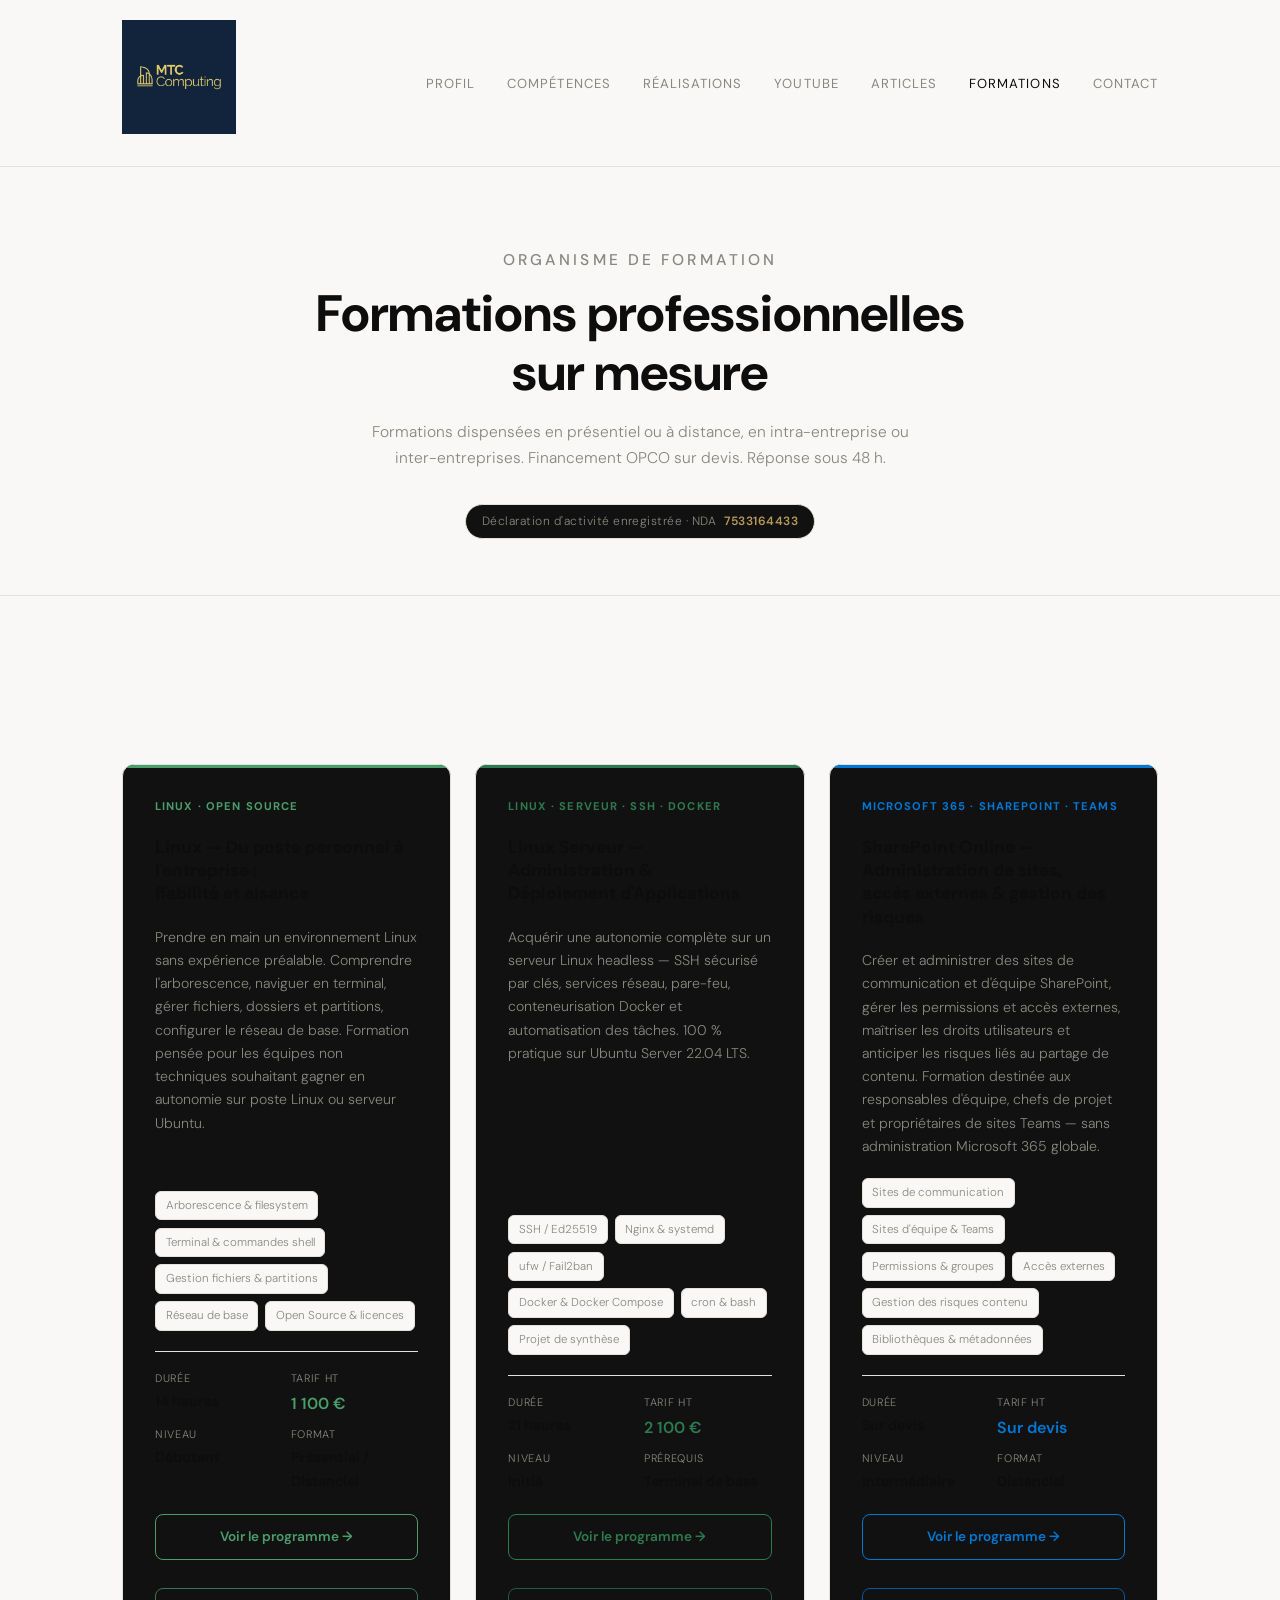
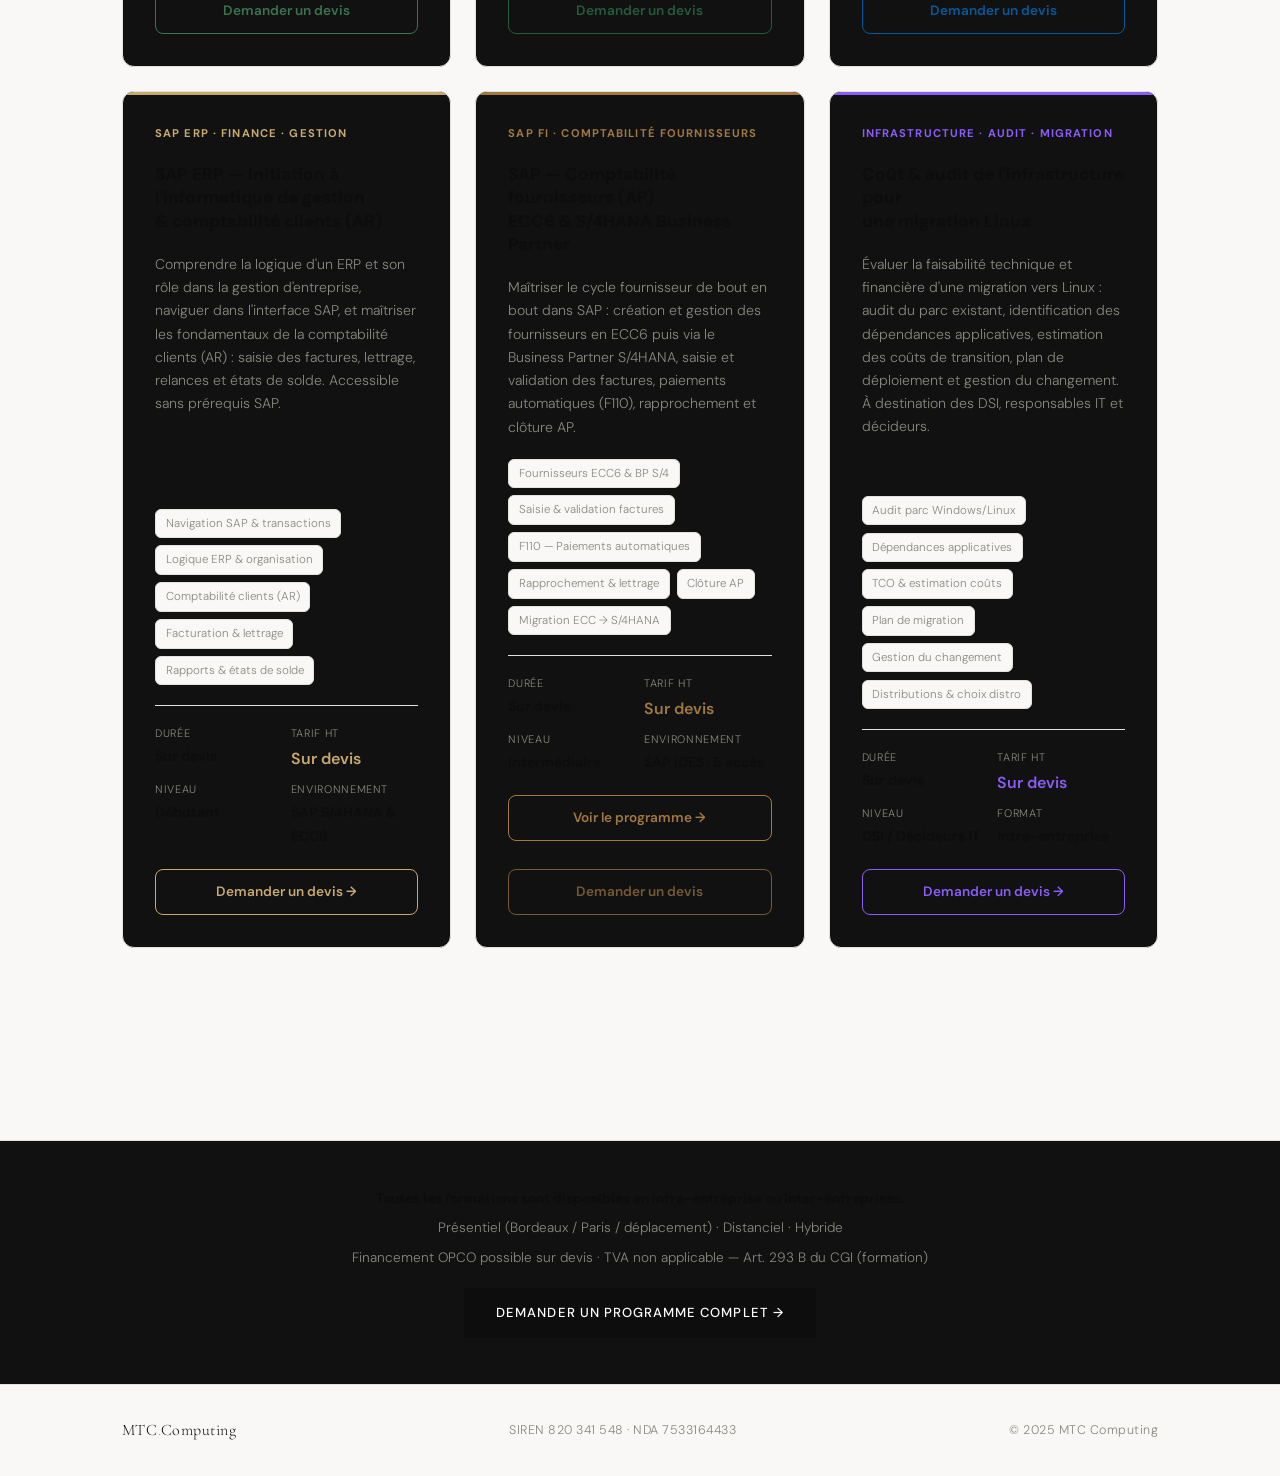
<file: formations.html>
<!DOCTYPE html>
<html lang="fr">
<head>
  <meta charset="UTF-8" />
  <meta name="viewport" content="width=device-width, initial-scale=1.0" />
  <title>Formations — MTC Computing</title>
  <meta name="description" content="Formations professionnelles Linux, SharePoint, SAP FICO et audit infrastructure — dispensées par MTC Computing, organisme de formation certifié NDA 7533164433." />
  <link rel="stylesheet" href="styles.css" />
  <style>

    /* ── PAGE HEADER ── */
    .formations-hero {
      background: var(--bg, #0a0a0a);
      border-bottom: 1px solid var(--border, #1e1e1e);
      padding: 5rem 0 3.5rem;
      text-align: center;
    }
    .formations-hero .section-label {
      margin-bottom: .75rem;
    }
    .formations-hero h1 {
      font-size: clamp(2rem, 5vw, 3.2rem);
      font-weight: 700;
      color: var(--fg, #f0f0f0);
      line-height: 1.15;
      margin-bottom: 1rem;
    }
    .formations-hero p {
      color: var(--muted, #888);
      max-width: 560px;
      margin: 0 auto 2rem;
      line-height: 1.7;
      font-size: .97rem;
    }
    .nda-badge {
      display: inline-flex;
      align-items: center;
      gap: .5rem;
      background: var(--surface, #111);
      border: 1px solid var(--border, #1e1e1e);
      border-radius: 999px;
      padding: .4rem 1rem;
      font-size: .75rem;
      color: var(--muted, #888);
      letter-spacing: .04em;
    }
    .nda-badge span {
      color: var(--accent, #c8a96e);
      font-weight: 600;
    }

    /* ── GRID ── */
    .formations-grid {
      display: grid;
      grid-template-columns: repeat(auto-fill, minmax(320px, 1fr));
      gap: 1.5rem;
      padding: 3.5rem 0 5rem;
    }

    /* ── CARD ── */
    .formation-card {
      background: var(--surface, #111);
      border: 1px solid var(--border, #1e1e1e);
      border-radius: 12px;
      padding: 2rem;
      display: flex;
      flex-direction: column;
      gap: 1.25rem;
      transition: border-color .2s, transform .2s;
      position: relative;
      overflow: hidden;
    }
    .formation-card::before {
      content: '';
      position: absolute;
      top: 0; left: 0; right: 0;
      height: 3px;
      background: var(--card-accent, var(--accent, #c8a96e));
      border-radius: 12px 12px 0 0;
    }
    .formation-card:hover {
      border-color: var(--card-accent, var(--accent, #c8a96e));
      transform: translateY(-3px);
    }

    /* Accent couleurs par thème */
    .card-linux      { --card-accent: #4a9e6b; }
    .card-linux-adv  { --card-accent: #2d7a50; }
    .card-sharepoint { --card-accent: #0078d4; }
    .card-sap-init   { --card-accent: #c8a96e; }
    .card-sap-ap     { --card-accent: #a07840; }
    .card-audit      { --card-accent: #8b5cf6; }

    .card-domain {
      font-size: .7rem;
      font-weight: 700;
      letter-spacing: .1em;
      text-transform: uppercase;
      color: var(--card-accent, var(--accent, #c8a96e));
    }
    .card-title {
      font-size: 1.08rem;
      font-weight: 700;
      color: var(--fg, #f0f0f0);
      line-height: 1.35;
      margin: 0;
    }
    .card-desc {
      font-size: .88rem;
      color: var(--muted, #888);
      line-height: 1.65;
      margin: 0;
      flex: 1;
    }

    /* Modules */
    .card-modules {
      display: flex;
      flex-wrap: wrap;
      gap: .45rem;
    }
    .module-tag {
      font-size: .72rem;
      background: var(--bg, #0a0a0a);
      border: 1px solid var(--border, #1e1e1e);
      border-radius: 6px;
      padding: .25rem .6rem;
      color: var(--muted, #888);
    }

    /* Méta */
    .card-meta {
      display: grid;
      grid-template-columns: 1fr 1fr;
      gap: .5rem;
      border-top: 1px solid var(--border, #1e1e1e);
      padding-top: 1.1rem;
    }
    .meta-item {
      display: flex;
      flex-direction: column;
      gap: .15rem;
    }
    .meta-label {
      font-size: .68rem;
      color: var(--muted, #888);
      text-transform: uppercase;
      letter-spacing: .06em;
    }
    .meta-value {
      font-size: .88rem;
      font-weight: 600;
      color: var(--fg, #f0f0f0);
    }
    .meta-value.price {
      color: var(--card-accent, var(--accent, #c8a96e));
      font-size: 1rem;
    }

    /* CTA */
    .card-cta {
      display: inline-flex;
      align-items: center;
      justify-content: center;
      gap: .4rem;
      background: transparent;
      border: 1px solid var(--card-accent, var(--accent, #c8a96e));
      color: var(--card-accent, var(--accent, #c8a96e));
      border-radius: 8px;
      padding: .65rem 1.2rem;
      font-size: .85rem;
      font-weight: 600;
      text-decoration: none;
      transition: background .2s, color .2s;
      width: 100%;
      text-align: center;
    }
    .card-cta:hover {
      background: var(--card-accent, var(--accent, #c8a96e));
      color: #000;
    }

    /* ── BANDEAU BAS ── */
    .formations-footer-strip {
      background: var(--surface, #111);
      border-top: 1px solid var(--border, #1e1e1e);
      padding: 2.5rem 0;
      text-align: center;
    }
    .formations-footer-strip p {
      color: var(--muted, #888);
      font-size: .85rem;
      margin: .4rem 0;
    }
    .formations-footer-strip strong {
      color: var(--fg, #f0f0f0);
    }

    @media (max-width: 640px) {
      .formations-grid { grid-template-columns: 1fr; }
      .card-meta { grid-template-columns: 1fr 1fr; }
    }
  </style>
</head>
<body>

<nav>
  <div class="nav-inner">
    <a href="index.html" class="nav-logo">
      <img src="assets/LOGO.png" alt="MTC Computing" style="height:114px;width:auto;" />
    </a>
    <ul class="nav-links">
      <li><a href="index.html#about">Profil</a></li>
      <li><a href="index.html#competences">Compétences</a></li>
      <li><a href="index.html#experience">Réalisations</a></li>
      <li><a href="index.html#content">YouTube</a></li>
      <li><a href="articles.html">Articles</a></li>
      <li><a href="formations.html" class="active">Formations</a></li>
      <li><a href="contact.html">Contact</a></li>
    </ul>
  </div>
</nav>

<!-- HERO -->
<section class="formations-hero">
  <div class="container">
    <p class="section-label">Organisme de formation</p>
    <h1>Formations professionnelles<br/>sur mesure</h1>
    <p>
      Formations dispensées en présentiel ou à distance, en intra-entreprise ou inter-entreprises.
      Financement OPCO sur devis. Réponse sous 48 h.
    </p>
    <div class="nda-badge">
      Déclaration d'activité enregistrée · NDA <span>7533164433</span>
    </div>
  </div>
</section>

<!-- GRILLE FORMATIONS -->
<section>
  <div class="container">
    <div class="formations-grid">

      <!-- 1. Linux Fondamentaux -->
      <article class="formation-card card-linux" itemscope itemtype="https://schema.org/Course">
        <div class="card-domain">Linux · Open Source</div>
        <h2 class="card-title" itemprop="name">
          Linux — Du poste personnel à l'entreprise :<br/>fiabilité et aisance
        </h2>
        <p class="card-desc" itemprop="description">
          Prendre en main un environnement Linux sans expérience préalable.
          Comprendre l'arborescence, naviguer en terminal, gérer fichiers,
          dossiers et partitions, configurer le réseau de base.
          Formation pensée pour les équipes non techniques souhaitant gagner
          en autonomie sur poste Linux ou serveur Ubuntu.
        </p>
        <div class="card-modules">
          <span class="module-tag">Arborescence & filesystem</span>
          <span class="module-tag">Terminal & commandes shell</span>
          <span class="module-tag">Gestion fichiers & partitions</span>
          <span class="module-tag">Réseau de base</span>
          <span class="module-tag">Open Source & licences</span>
        </div>
        <div class="card-meta">
          <div class="meta-item">
            <span class="meta-label">Durée</span>
            <span class="meta-value">14 heures</span>
          </div>
          <div class="meta-item">
            <span class="meta-label">Tarif HT</span>
            <span class="meta-value price">1 100 €</span>
          </div>
          <div class="meta-item">
            <span class="meta-label">Niveau</span>
            <span class="meta-value">Débutant</span>
          </div>
          <div class="meta-item">
            <span class="meta-label">Format</span>
            <span class="meta-value">Présentiel / Distanciel</span>
          </div>
        </div>
        <a href="programme-linux.html" class="card-cta" style="margin-bottom:.5rem;">
          Voir le programme →
        </a>
        <a href="mailto:contact@mtc-computing.com?subject=Formation%20Linux%20Fondamentaux" class="card-cta" style="opacity:.7;">
          Demander un devis
        </a>
      </article>

      <!-- 2. Linux Avancé -->
      <article class="formation-card card-linux-adv" itemscope itemtype="https://schema.org/Course">
        <div class="card-domain">Linux · Serveur · SSH · Docker</div>
        <h2 class="card-title" itemprop="name">
          Linux Serveur — Administration &amp;<br/>Déploiement d'Applications
        </h2>
        <p class="card-desc" itemprop="description">
          Acquérir une autonomie complète sur un serveur Linux headless —
          SSH sécurisé par clés, services réseau, pare-feu, conteneurisation Docker
          et automatisation des tâches. 100 % pratique sur Ubuntu Server 22.04 LTS.
        </p>
        <div class="card-modules">
          <span class="module-tag">SSH / Ed25519</span>
          <span class="module-tag">Nginx & systemd</span>
          <span class="module-tag">ufw / Fail2ban</span>
          <span class="module-tag">Docker & Docker Compose</span>
          <span class="module-tag">cron & bash</span>
          <span class="module-tag">Projet de synthèse</span>
        </div>
        <div class="card-meta">
          <div class="meta-item">
            <span class="meta-label">Durée</span>
            <span class="meta-value">21 heures</span>
          </div>
          <div class="meta-item">
            <span class="meta-label">Tarif HT</span>
            <span class="meta-value price">2 100 €</span>
          </div>
          <div class="meta-item">
            <span class="meta-label">Niveau</span>
            <span class="meta-value">Initié</span>
          </div>
          <div class="meta-item">
            <span class="meta-label">Prérequis</span>
            <span class="meta-value">Terminal de base</span>
          </div>
        </div>
        <a href="programme-linux-avance.html" class="card-cta" style="margin-bottom:.5rem;">
          Voir le programme →
        </a>
        <a href="mailto:contact@mtc-computing.com?subject=Formation%20Linux%20Serveur%20Avancé" class="card-cta" style="opacity:.7;">
          Demander un devis
        </a>
      </article>

      <!-- 3. SharePoint -->
      <article class="formation-card card-sharepoint" itemscope itemtype="https://schema.org/Course">
        <div class="card-domain">Microsoft 365 · SharePoint · Teams</div>
        <h2 class="card-title" itemprop="name">
          SharePoint Online — Administration de sites,<br/>accès externes &amp; gestion des risques
        </h2>
        <p class="card-desc" itemprop="description">
          Créer et administrer des sites de communication et d'équipe SharePoint,
          gérer les permissions et accès externes, maîtriser les droits utilisateurs
          et anticiper les risques liés au partage de contenu.
          Formation destinée aux responsables d'équipe, chefs de projet et
          propriétaires de sites Teams — sans administration Microsoft 365 globale.
        </p>
        <div class="card-modules">
          <span class="module-tag">Sites de communication</span>
          <span class="module-tag">Sites d'équipe & Teams</span>
          <span class="module-tag">Permissions & groupes</span>
          <span class="module-tag">Accès externes</span>
          <span class="module-tag">Gestion des risques contenu</span>
          <span class="module-tag">Bibliothèques & métadonnées</span>
        </div>
        <div class="card-meta">
          <div class="meta-item">
            <span class="meta-label">Durée</span>
            <span class="meta-value">Sur devis</span>
          </div>
          <div class="meta-item">
            <span class="meta-label">Tarif HT</span>
            <span class="meta-value price">Sur devis</span>
          </div>
          <div class="meta-item">
            <span class="meta-label">Niveau</span>
            <span class="meta-value">Intermédiaire</span>
          </div>
          <div class="meta-item">
            <span class="meta-label">Format</span>
            <span class="meta-value">Distanciel</span>
          </div>
        </div>
        <a href="programme-m365.html" class="card-cta" style="margin-bottom:.5rem;">
          Voir le programme →
        </a>
        <a href="mailto:contact@mtc-computing.com?subject=Formation%20SharePoint%20Online" class="card-cta" style="opacity:.7;">
          Demander un devis
        </a>
      </article>

      <!-- 4. SAP ERP Initiation -->
      <article class="formation-card card-sap-init" itemscope itemtype="https://schema.org/Course">
        <div class="card-domain">SAP ERP · Finance · Gestion</div>
        <h2 class="card-title" itemprop="name">
          SAP ERP — Initiation à l'informatique de gestion<br/>&amp; comptabilité clients (AR)
        </h2>
        <p class="card-desc" itemprop="description">
          Comprendre la logique d'un ERP et son rôle dans la gestion d'entreprise,
          naviguer dans l'interface SAP, et maîtriser les fondamentaux
          de la comptabilité clients (AR) : saisie des factures, lettrage,
          relances et états de solde. Accessible sans prérequis SAP.
        </p>
        <div class="card-modules">
          <span class="module-tag">Navigation SAP & transactions</span>
          <span class="module-tag">Logique ERP & organisation</span>
          <span class="module-tag">Comptabilité clients (AR)</span>
          <span class="module-tag">Facturation & lettrage</span>
          <span class="module-tag">Rapports & états de solde</span>
        </div>
        <div class="card-meta">
          <div class="meta-item">
            <span class="meta-label">Durée</span>
            <span class="meta-value">Sur devis</span>
          </div>
          <div class="meta-item">
            <span class="meta-label">Tarif HT</span>
            <span class="meta-value price">Sur devis</span>
          </div>
          <div class="meta-item">
            <span class="meta-label">Niveau</span>
            <span class="meta-value">Débutant</span>
          </div>
          <div class="meta-item">
            <span class="meta-label">Environnement</span>
            <span class="meta-value">SAP S/4HANA & ECC6</span>
          </div>
        </div>
        <a href="mailto:contact@mtc-computing.com?subject=Formation%20SAP%20Initiation%20AR" class="card-cta">
          Demander un devis →
        </a>
      </article>

      <!-- 5. SAP AP -->
      <article class="formation-card card-sap-ap" itemscope itemtype="https://schema.org/Course">
        <div class="card-domain">SAP FI · Comptabilité Fournisseurs</div>
        <h2 class="card-title" itemprop="name">
          SAP — Comptabilité fournisseurs (AP)<br/>ECC6 &amp; S/4HANA Business Partner
        </h2>
        <p class="card-desc" itemprop="description">
          Maîtriser le cycle fournisseur de bout en bout dans SAP :
          création et gestion des fournisseurs en ECC6 puis via le Business Partner S/4HANA,
          saisie et validation des factures, paiements automatiques (F110),
          rapprochement et clôture AP.
        </p>
        <div class="card-modules">
          <span class="module-tag">Fournisseurs ECC6 & BP S/4</span>
          <span class="module-tag">Saisie & validation factures</span>
          <span class="module-tag">F110 — Paiements automatiques</span>
          <span class="module-tag">Rapprochement & lettrage</span>
          <span class="module-tag">Clôture AP</span>
          <span class="module-tag">Migration ECC → S/4HANA</span>
        </div>
        <div class="card-meta">
          <div class="meta-item">
            <span class="meta-label">Durée</span>
            <span class="meta-value">Sur devis</span>
          </div>
          <div class="meta-item">
            <span class="meta-label">Tarif HT</span>
            <span class="meta-value price">Sur devis</span>
          </div>
          <div class="meta-item">
            <span class="meta-label">Niveau</span>
            <span class="meta-value">Intermédiaire</span>
          </div>
          <div class="meta-item">
            <span class="meta-label">Environnement</span>
            <span class="meta-value">SAP IDES · 5 accès</span>
          </div>
        </div>
        <a href="programme-sap-ap.html" class="card-cta" style="margin-bottom:.5rem;">
          Voir le programme →
        </a>
        <a href="mailto:contact@mtc-computing.com?subject=Formation%20SAP%20AP%20Fournisseurs" class="card-cta" style="opacity:.7;">
          Demander un devis
        </a>
      </article>

      <!-- 6. Audit infrastructure Linux -->
      <article class="formation-card card-audit" itemscope itemtype="https://schema.org/Course">
        <div class="card-domain">Infrastructure · Audit · Migration</div>
        <h2 class="card-title" itemprop="name">
          Coût &amp; audit de l'infrastructure pour<br/>une migration Linux
        </h2>
        <p class="card-desc" itemprop="description">
          Évaluer la faisabilité technique et financière d'une migration vers Linux :
          audit du parc existant, identification des dépendances applicatives,
          estimation des coûts de transition, plan de déploiement et gestion du changement.
          À destination des DSI, responsables IT et décideurs.
        </p>
        <div class="card-modules">
          <span class="module-tag">Audit parc Windows/Linux</span>
          <span class="module-tag">Dépendances applicatives</span>
          <span class="module-tag">TCO & estimation coûts</span>
          <span class="module-tag">Plan de migration</span>
          <span class="module-tag">Gestion du changement</span>
          <span class="module-tag">Distributions & choix distro</span>
        </div>
        <div class="card-meta">
          <div class="meta-item">
            <span class="meta-label">Durée</span>
            <span class="meta-value">Sur devis</span>
          </div>
          <div class="meta-item">
            <span class="meta-label">Tarif HT</span>
            <span class="meta-value price">Sur devis</span>
          </div>
          <div class="meta-item">
            <span class="meta-label">Niveau</span>
            <span class="meta-value">DSI / Décideurs IT</span>
          </div>
          <div class="meta-item">
            <span class="meta-label">Format</span>
            <span class="meta-value">Intra-entreprise</span>
          </div>
        </div>
        <a href="mailto:contact@mtc-computing.com?subject=Formation%20Audit%20Migration%20Linux" class="card-cta">
          Demander un devis →
        </a>
      </article>

    </div>
  </div>
</section>

<!-- BANDEAU BAS -->
<section class="formations-footer-strip">
  <div class="container">
    <p><strong>Toutes les formations sont disponibles en intra-entreprise ou inter-entreprises.</strong></p>
    <p>Présentiel (Bordeaux / Paris / déplacement) · Distanciel · Hybride</p>
    <p>Financement OPCO possible sur devis · TVA non applicable — Art. 293 B du CGI (formation)</p>
    <p style="margin-top:1.2rem;">
      <a href="mailto:contact@mtc-computing.com?subject=Renseignement%20formation" class="btn btn-primary">
        Demander un programme complet →
      </a>
    </p>
  </div>
</section>

<footer>
  <div class="footer-inner">
    <a href="index.html" class="footer-logo">MTC<span>.</span>Computing</a>
    <span>SIREN 820 341 548 · NDA 7533164433</span>
    <span>© 2025 MTC Computing</span>
  </div>
</footer>

</body>
</html>
</file>
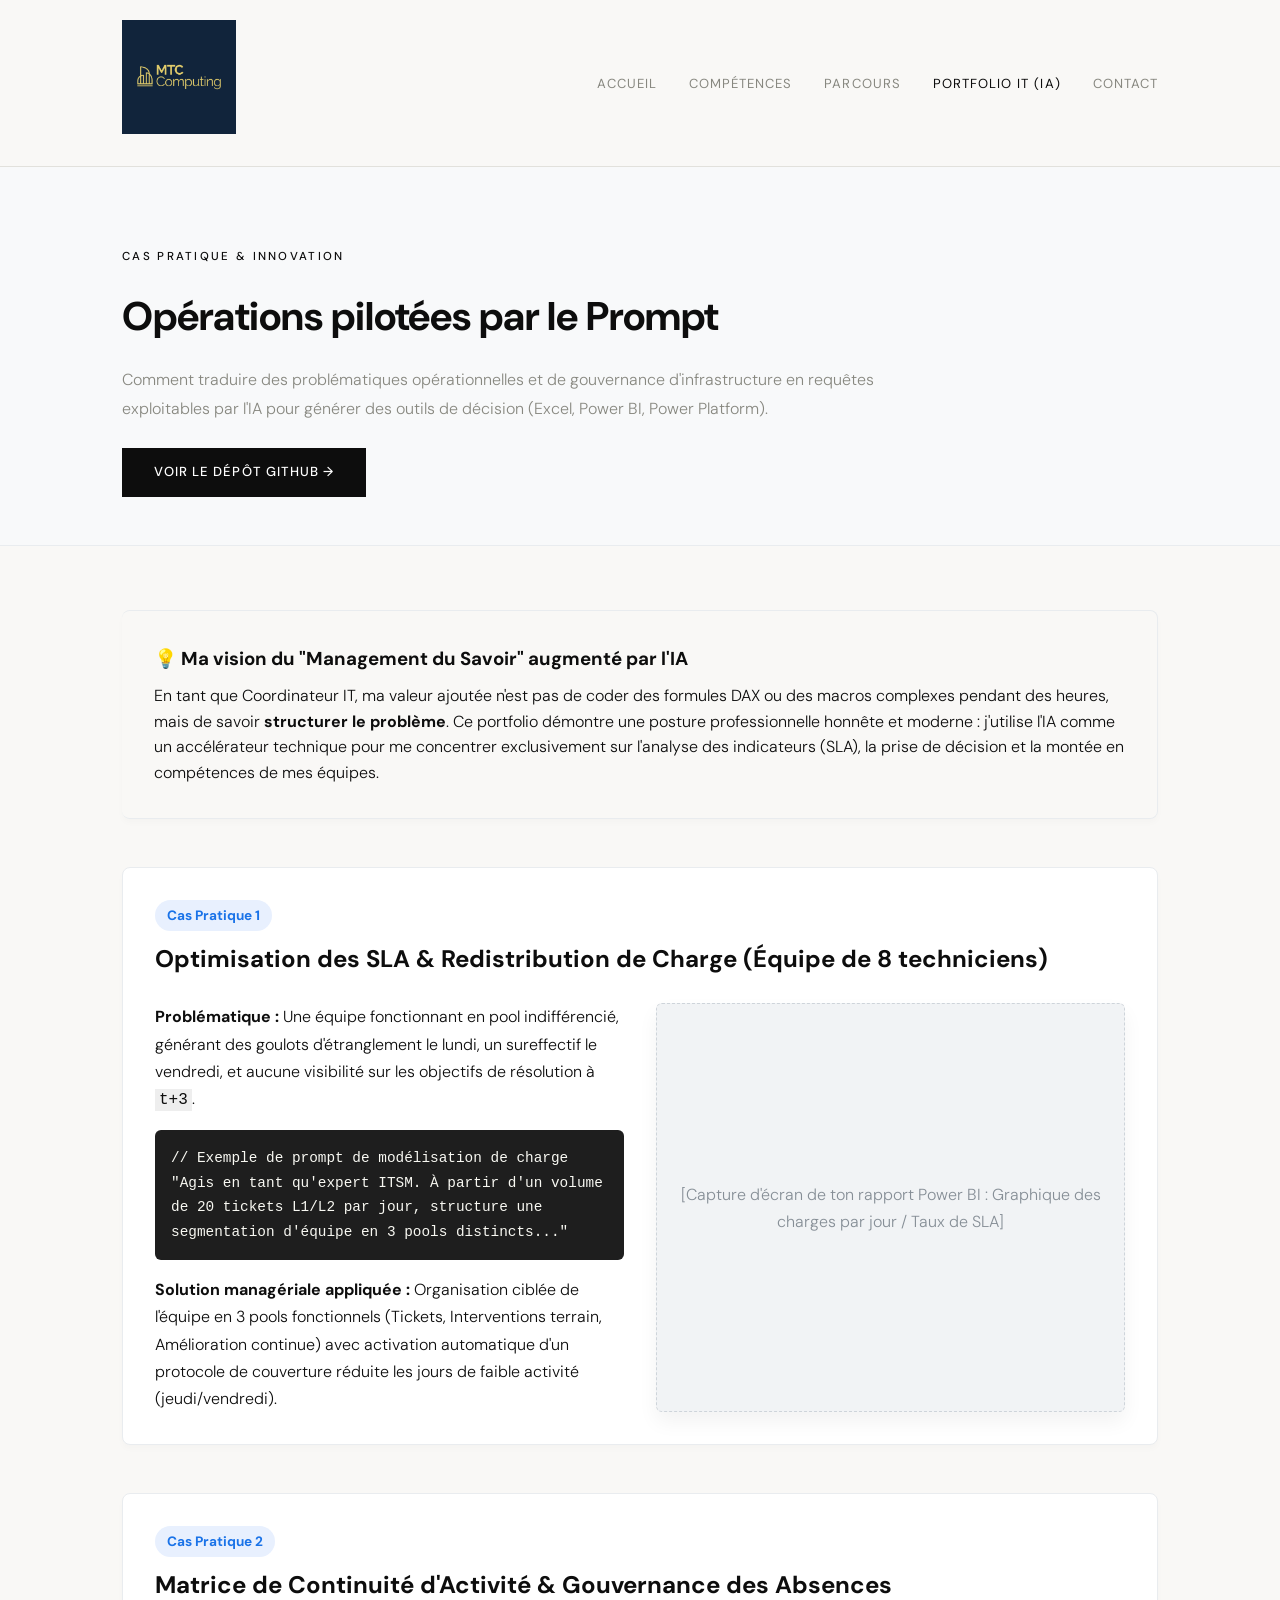
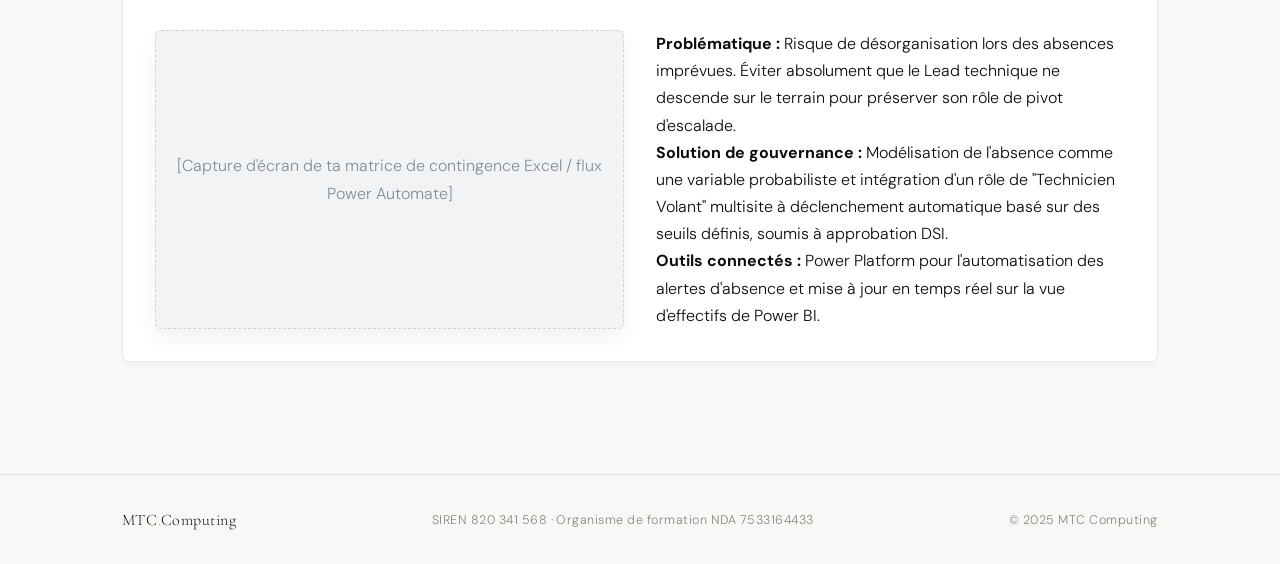
<file: portfolio-it.html>
<!DOCTYPE html>
<html lang="fr">
<head>
  <meta charset="UTF-8" />
  <meta name="viewport" content="width=device-width, initial-scale=1.0" />
  <title>Portfolio IT — Opérations Pilotées par le Prompt | MTC Computing</title>
  <link rel="stylesheet" href="styles.css" />
  <style>
    /* Styles spécifiques pour mettre en valeur ton projet ce soir */
    .portfolio-hero { padding: 5rem 0 3rem; background: #f8f9fa; border-bottom: 1px solid #e9ecef; }
    .project-card { background: #fff; border: 1px solid #e9ecef; border-radius: 8px; padding: 2rem; margin-bottom: 3rem; box-shadow: 0 4px 6px rgba(0,0,0,0.02); }
    .project-grid { display: grid; grid-template-columns: 1fr 1fr; gap: 2rem; margin-top: 1.5rem; }
    @media (max-width: 768px) { .project-grid { grid-template-columns: 1fr; } }
    .screenshot-placeholder { background: #f1f3f5; border: 1px dashed #ced4da; border-radius: 6px; display: flex; align-items: center; justify-content: center; min-height: 250px; overflow: hidden; box-shadow: 0 10px 20px rgba(0,0,0,0.05); }
    .screenshot-placeholder img { width: 100%; height: auto; display: block; }
    .prompt-box { background: #1e1e1e; color: #f8f8f2; padding: 1rem; border-radius: 6px; font-family: monospace; font-size: 0.9rem; margin: 1rem 0; overflow-x: auto; }
    .badge { display: inline-block; padding: 0.25rem 0.75rem; background: #e8f0fe; color: #1a73e8; border-radius: 50px; font-size: 0.85rem; font-weight: bold; margin-bottom: 0.5rem; }
  </style>
</head>
<body>

<nav>
  <div class="nav-inner">
    <a href="index.html" class="nav-logo">
      <img src="assets/LOGO.png" alt="MTC Computing" style="height:114px;width:auto;" />
    </a>
    <ul class="nav-links">
      <li><a href="index.html">Accueil</a></li>
      <li><a href="index.html#competences">Compétences</a></li>
      <li><a href="index.html#experience">Parcours</a></li>
      <li><a href="portfolio-it.html" class="active">Portfolio IT (IA)</a></li>
      <li><a href="contact.html">Contact</a></li>
    </ul>
  </div>
</nav>

<section class="portfolio-hero">
  <div class="container">
    <p class="section-label" style="color:var(--primary);">Cas Pratique & Innovation</p>
    <h1 style="font-size: 2.5rem; margin-bottom: 1rem;">Opérations pilotées par le Prompt</h1>
    <p class="hero-subtitle" style="max-width: 800px; margin: 0;">
      Comment traduire des problématiques opérationnelles et de gouvernance d'infrastructure en requêtes exploitables par l'IA pour générer des outils de décision (Excel, Power BI, Power Platform).
    </p>
    <div style="margin-top: 1.5rem;">
      <a href="https://github.com/Moez-FinTech" target="_blank" rel="noopener" class="btn btn-primary">Voir le dépôt GitHub →</a>
    </div>
  </div>
</section>

<section style="padding: 4rem 0;">
  <div class="container">

    <div class="project-card" style="background: var(--light); border-left: 4px solid var(--primary);">
      <h3>💡 Ma vision du "Management du Savoir" augmenté par l'IA</h3>
      <p style="margin-top: 0.5rem; line-height: 1.6;">
        En tant que Coordinateur IT, ma valeur ajoutée n'est pas de coder des formules DAX ou des macros complexes pendant des heures, mais de savoir <strong>structurer le problème</strong>. Ce portfolio démontre une posture professionnelle honnête et moderne : j'utilise l'IA comme un accélérateur technique pour me concentrer exclusivement sur l'analyse des indicateurs (SLA), la prise de décision et la montée en compétences de mes équipes.
      </p>
    </div>

    <div class="project-card">
      <span class="badge">Cas Pratique 1</span>
      <h2>Optimisation des SLA & Redistribution de Charge (Équipe de 8 techniciens)</h2>
      
      <div class="project-grid">
        <div class="project-info">
          <p><strong>Problématique :</strong> Une équipe fonctionnant en pool indifférencié, générant des goulots d'étranglement le lundi, un sureffectif le vendredi, et aucune visibilité sur les objectifs de résolution à <code style="background:#eee; padding:2px 4px;">t+3</code>.</p>
          
          <div class="prompt-box">
            // Exemple de prompt de modélisation de charge<br>
            "Agis en tant qu'expert ITSM. À partir d'un volume de 20 tickets L1/L2 par jour, structure une segmentation d'équipe en 3 pools distincts..."
          </div>

          <p><strong>Solution managériale appliquée :</strong> Organisation ciblée de l'équipe en 3 pools fonctionnels (Tickets, Interventions terrain, Amélioration continue) avec activation automatique d'un protocole de couverture réduite les jours de faible activité (jeudi/vendredi).</p>
        </div>
        
        <div class="screenshot-placeholder">
          <p style="color:#868e96; text-align:center; padding:1rem;">[Capture d'écran de ton rapport Power BI : Graphique des charges par jour / Taux de SLA]</p>
        </div>
      </div>
    </div>

    <div class="project-card">
      <span class="badge">Cas Pratique 2</span>
      <h2>Matrice de Continuité d'Activité & Gouvernance des Absences</h2>
      
      <div class="project-grid">
        <div class="screenshot-placeholder">
          <p style="color:#868e96; text-align:center; padding:1rem;">[Capture d'écran de ta matrice de contingence Excel / flux Power Automate]</p>
        </div>

        <div class="project-info">
          <p><strong>Problématique :</strong> Risque de désorganisation lors des absences imprévues. Éviter absolument que le Lead technique ne descende sur le terrain pour préserver son rôle de pivot d'escalade.</p>
          
          <p><strong>Solution de gouvernance :</strong> Modélisation de l'absence comme une variable probabiliste et intégration d'un rôle de "Technicien Volant" multisite à déclenchement automatique basé sur des seuils définis, soumis à approbation DSI.</p>
          
          <p><strong>Outils connectés :</strong> Power Platform pour l'automatisation des alertes d'absence et mise à jour en temps réel sur la vue d'effectifs de Power BI.</p>
        </div>
      </div>
    </div>

  </div>
</section>

<footer>
  <div class="footer-inner">
    <a href="index.html" class="footer-logo">MTC<span>.</span>Computing</a>
    <span>SIREN 820 341 568 · Organisme de formation NDA 7533164433</span>
    <span>© 2025 MTC Computing</span>
  </div>
</footer>

</body>
</html>
</file>
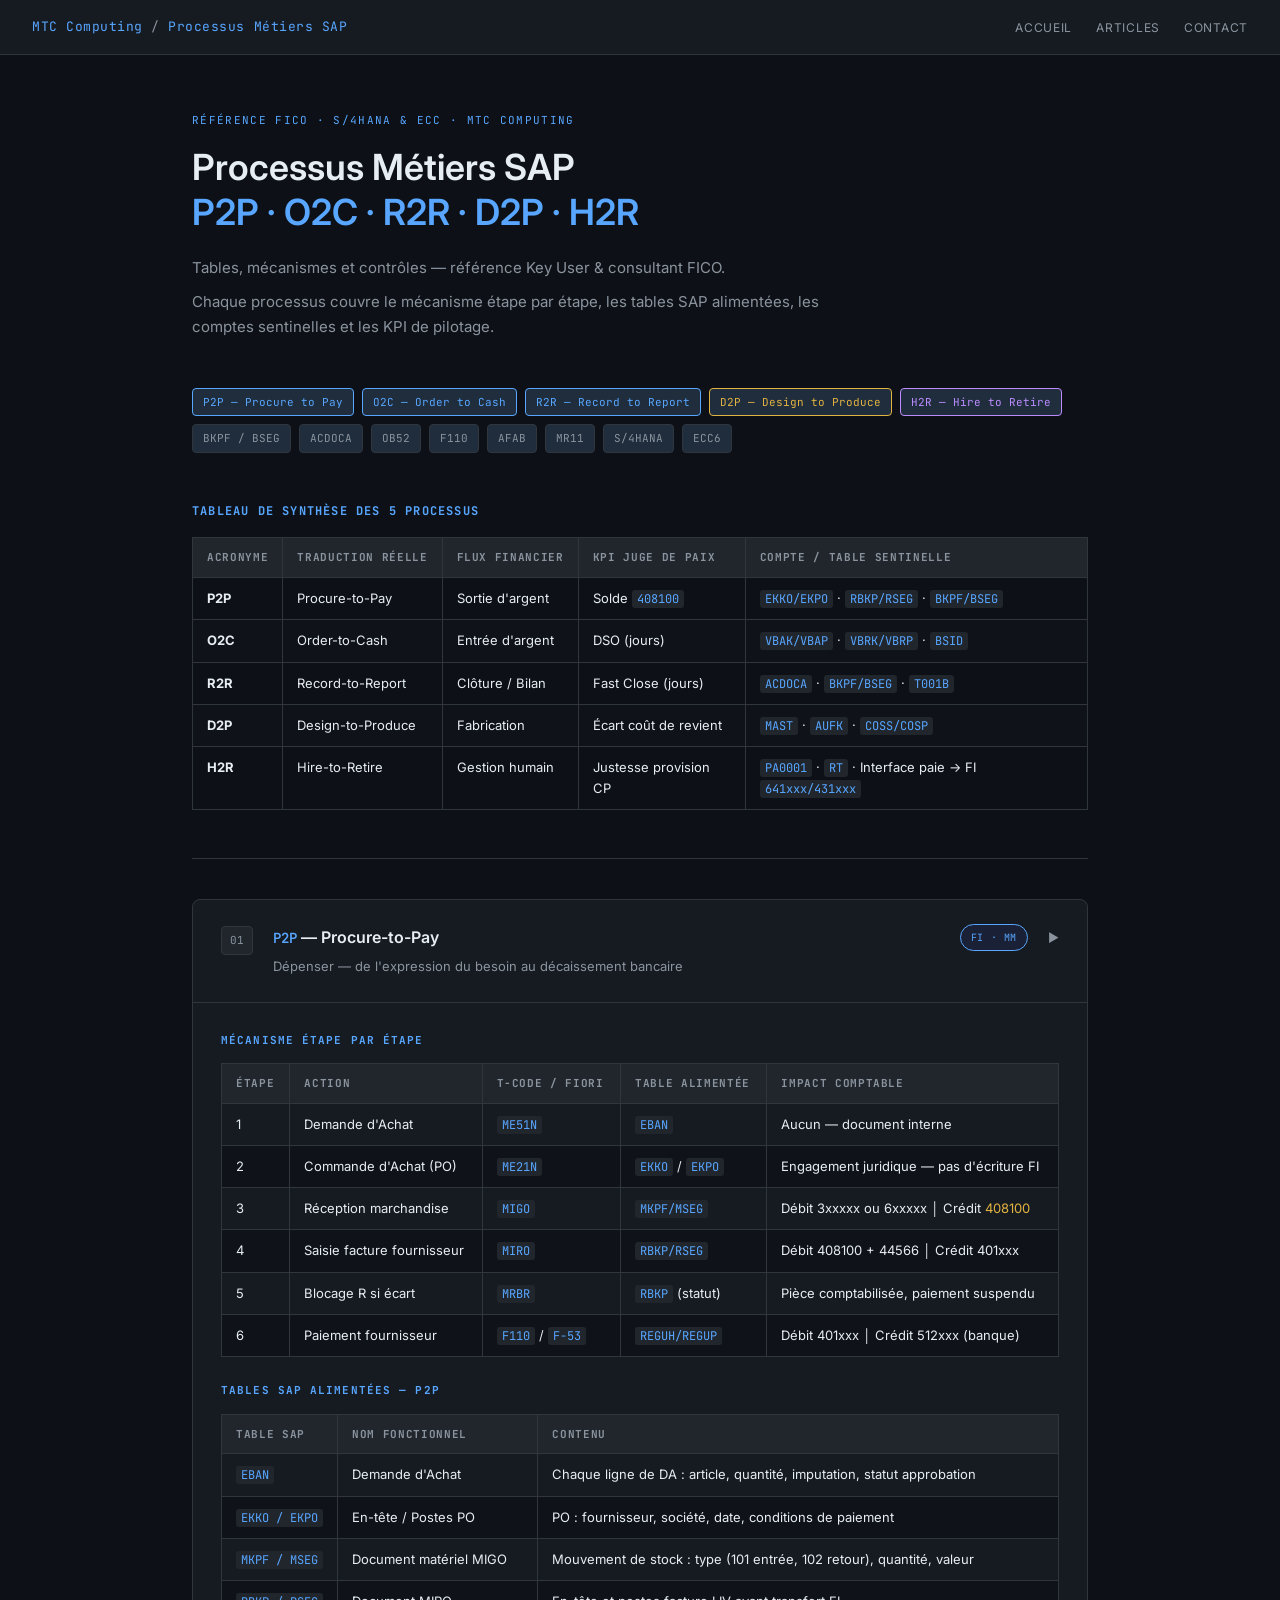
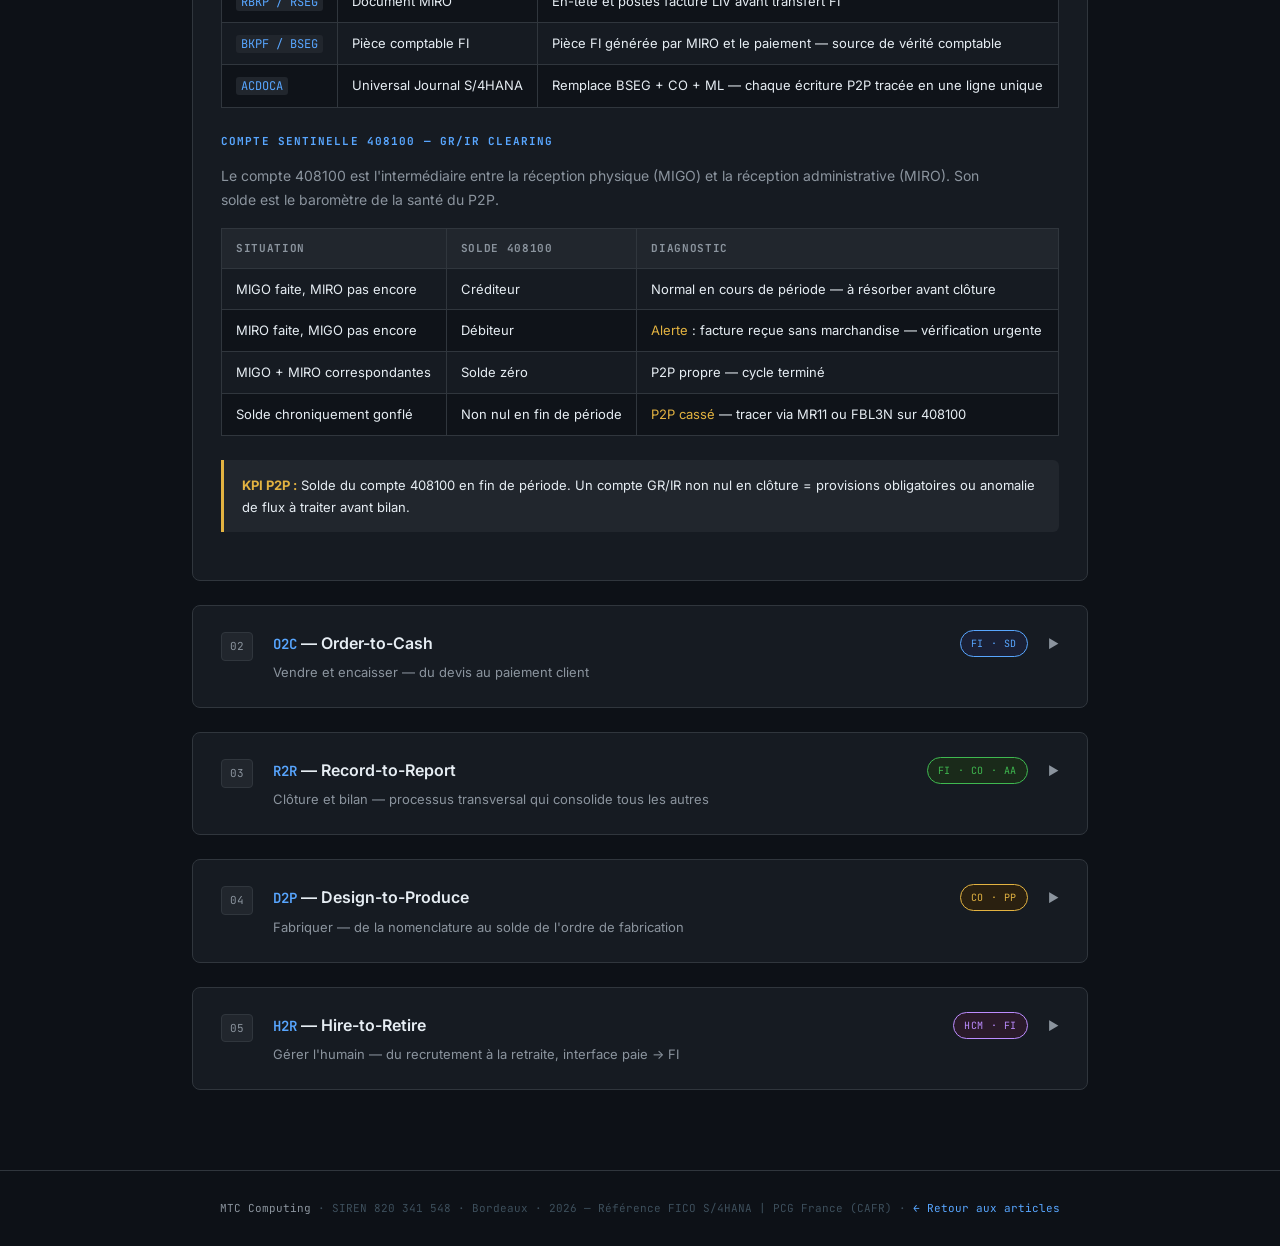
<file: processus-metiers-sap.html>
<!DOCTYPE html>
<html lang="fr">
<head>
<meta charset="UTF-8">
<meta name="viewport" content="width=device-width, initial-scale=1.0">
<title>MTC Computing – Processus Métiers SAP : P2P · O2C · R2R · D2P · H2R</title>
<link href="https://fonts.googleapis.com/css2?family=Inter:wght@300;400;500;600&family=JetBrains+Mono:wght@400;600&display=swap" rel="stylesheet">
<style>
  :root {
    --bg:        #0d1117;
    --bg2:       #161b22;
    --bg3:       #21262d;
    --border:    #30363d;
    --accent:    #58a6ff;
    --accent2:   #3fb950;
    --accent3:   #f78166;
    --amber:     #e3b341;
    --purple:    #bc8cff;
    --text:      #e6edf3;
    --muted:     #8b949e;
    --tag-bg:    #1f2d3d;
  }

  * { box-sizing: border-box; margin: 0; padding: 0; }

  body {
    background: var(--bg);
    color: var(--text);
    font-family: 'Inter', sans-serif;
    font-size: 15px;
    line-height: 1.7;
  }

  /* ── TOP BAR ── */
  .topbar {
    background: var(--bg2);
    border-bottom: 1px solid var(--border);
    padding: 14px 32px;
    display: flex;
    align-items: center;
    justify-content: space-between;
    position: sticky;
    top: 0;
    z-index: 100;
  }
  .topbar .brand {
    font-family: 'JetBrains Mono', monospace;
    font-size: 13px;
    color: var(--accent);
    letter-spacing: .04em;
  }
  .topbar .brand span { color: var(--muted); }
  .topbar .nav-links {
    display: flex;
    gap: 1.5rem;
    list-style: none;
  }
  .topbar .nav-links a {
    font-size: 12px;
    color: var(--muted);
    text-decoration: none;
    letter-spacing: .06em;
    text-transform: uppercase;
    transition: color .2s;
  }
  .topbar .nav-links a:hover { color: var(--text); }

  /* ── HERO ── */
  .hero {
    padding: 56px 32px 40px;
    max-width: 960px;
    margin: 0 auto;
  }
  .hero .eyebrow {
    font-family: 'JetBrains Mono', monospace;
    font-size: 11px;
    color: var(--accent);
    letter-spacing: .12em;
    text-transform: uppercase;
    margin-bottom: 16px;
  }
  .hero h1 {
    font-size: clamp(22px, 4vw, 36px);
    font-weight: 600;
    line-height: 1.25;
    color: var(--text);
    margin-bottom: 20px;
  }
  .hero h1 em {
    font-style: normal;
    color: var(--accent);
  }
  .hero p {
    color: var(--muted);
    max-width: 680px;
    font-size: 15px;
    margin-bottom: 8px;
  }

  /* ── STACK TAGS ── */
  .stack {
    padding: 0 32px 48px;
    max-width: 960px;
    margin: 0 auto;
    display: flex;
    flex-wrap: wrap;
    gap: 8px;
  }
  .tag {
    font-family: 'JetBrains Mono', monospace;
    font-size: 11px;
    background: var(--tag-bg);
    border: 1px solid var(--border);
    color: var(--muted);
    padding: 4px 10px;
    border-radius: 4px;
  }
  .tag.hi  { border-color: var(--accent);  color: var(--accent); }
  .tag.grn { border-color: var(--accent2); color: var(--accent2); }
  .tag.amb { border-color: var(--amber);   color: var(--amber); }
  .tag.pur { border-color: var(--purple);  color: var(--purple); }

  /* ── SYNTHESE TABLE ── */
  .synthese-wrap {
    max-width: 960px;
    margin: 0 auto 48px;
    padding: 0 32px;
  }
  .synthese-wrap h2 {
    font-family: 'JetBrains Mono', monospace;
    font-size: 12px;
    color: var(--accent);
    letter-spacing: .1em;
    text-transform: uppercase;
    margin-bottom: 16px;
  }

  /* ── TABLES ── */
  .tbl-wrap { overflow-x: auto; margin-bottom: 24px; }
  table {
    width: 100%;
    border-collapse: collapse;
    font-size: 13px;
  }
  th {
    background: var(--bg3);
    color: var(--muted);
    font-family: 'JetBrains Mono', monospace;
    font-size: 11px;
    letter-spacing: .06em;
    text-transform: uppercase;
    padding: 10px 14px;
    border: 1px solid var(--border);
    text-align: left;
    white-space: nowrap;
  }
  td {
    padding: 10px 14px;
    border: 1px solid var(--border);
    color: var(--text);
    vertical-align: top;
    line-height: 1.6;
  }
  tr:nth-child(even) td { background: #0f1319; }
  td code {
    font-family: 'JetBrains Mono', monospace;
    font-size: 12px;
    color: var(--accent);
    background: var(--bg3);
    padding: 1px 5px;
    border-radius: 3px;
  }
  td strong { color: var(--text); }
  td em { color: var(--amber); font-style: normal; }

  /* ── DIVIDER ── */
  .divider {
    max-width: 960px;
    margin: 0 auto 40px;
    padding: 0 32px;
  }
  .divider hr { border: none; border-top: 1px solid var(--border); }

  /* ── PROCESSUS SECTIONS ── */
  .processus {
    max-width: 960px;
    margin: 0 auto;
    padding: 0 32px 80px;
    display: flex;
    flex-direction: column;
    gap: 24px;
  }

  .proc-card {
    background: var(--bg2);
    border: 1px solid var(--border);
    border-radius: 8px;
    overflow: hidden;
    transition: border-color .2s;
  }
  .proc-card:hover { border-color: #444d56; }

  .proc-header {
    display: flex;
    align-items: flex-start;
    gap: 20px;
    padding: 24px 28px;
    cursor: pointer;
  }

  .proc-num {
    font-family: 'JetBrains Mono', monospace;
    font-size: 11px;
    color: var(--muted);
    background: var(--bg3);
    border: 1px solid var(--border);
    border-radius: 4px;
    padding: 4px 8px;
    flex-shrink: 0;
    margin-top: 2px;
  }

  .proc-meta { flex: 1; }

  .proc-title {
    font-size: 16px;
    font-weight: 600;
    color: var(--text);
    margin-bottom: 4px;
  }
  .proc-title span {
    font-family: 'JetBrains Mono', monospace;
    color: var(--accent);
    font-size: 14px;
  }

  .proc-subtitle {
    font-size: 13px;
    color: var(--muted);
  }

  .proc-badge {
    font-family: 'JetBrains Mono', monospace;
    font-size: 10px;
    letter-spacing: .06em;
    text-transform: uppercase;
    padding: 4px 10px;
    border-radius: 20px;
    flex-shrink: 0;
  }
  .badge-fi   { background: #1a2035; border: 1px solid var(--accent);  color: var(--accent); }
  .badge-co   { background: #1a2a1a; border: 1px solid var(--accent2); color: var(--accent2); }
  .badge-rh   { background: #2a1a2a; border: 1px solid var(--purple);  color: var(--purple); }
  .badge-pp   { background: #2a2010; border: 1px solid var(--amber);   color: var(--amber); }

  /* ── PROC BODY ── */
  .proc-body {
    border-top: 1px solid var(--border);
    padding: 28px 28px;
    display: none;
  }
  .proc-body.open { display: block; }

  .proc-body h3 {
    font-family: 'JetBrains Mono', monospace;
    font-size: 11px;
    color: var(--accent);
    letter-spacing: .1em;
    text-transform: uppercase;
    margin: 24px 0 14px;
  }
  .proc-body h3:first-child { margin-top: 0; }

  .proc-body p {
    font-size: 14px;
    color: var(--muted);
    margin-bottom: 16px;
    max-width: 780px;
  }

  /* ── ALERTE / KPI BOX ── */
  .kpi-box {
    background: var(--bg3);
    border-left: 3px solid var(--accent2);
    border-radius: 0 6px 6px 0;
    padding: 14px 18px;
    margin: 20px 0;
    font-size: 13px;
    color: var(--text);
  }
  .kpi-box.amber { border-left-color: var(--amber); }
  .kpi-box.red   { border-left-color: var(--accent3); }
  .kpi-box strong { color: var(--accent2); }
  .kpi-box.amber strong { color: var(--amber); }
  .kpi-box.red   strong { color: var(--accent3); }

  /* ── ARROW ── */
  .arrow {
    font-size: 12px;
    color: var(--muted);
    transition: transform .2s;
    flex-shrink: 0;
    margin-top: 4px;
  }
  .arrow.open { transform: rotate(90deg); }

  /* ── FOOTER ── */
  footer {
    border-top: 1px solid var(--border);
    padding: 28px 32px;
    text-align: center;
    font-family: 'JetBrains Mono', monospace;
    font-size: 11px;
    color: #3d4f5c;
  }
  footer a {
    color: var(--accent);
    text-decoration: none;
  }
  footer span { color: var(--muted); }

  @media (max-width: 600px) {
    .topbar, .hero, .stack, .divider, .processus, .synthese-wrap { padding-left: 16px; padding-right: 16px; }
    .proc-header { padding: 18px 16px; }
    .proc-body { padding: 18px 16px; }
    .topbar .nav-links { display: none; }
  }
</style>
</head>
<body>

<!-- TOP BAR -->
<div class="topbar">
  <div class="brand">MTC Computing<span> / </span>Processus Métiers SAP</div>
  <ul class="nav-links">
    <li><a href="index.html">Accueil</a></li>
    <li><a href="articles.html">Articles</a></li>
    <li><a href="contact.html">Contact</a></li>
  </ul>
</div>

<!-- HERO -->
<div class="hero">
  <div class="eyebrow">Référence FICO · S/4HANA &amp; ECC · MTC Computing</div>
  <h1>Processus Métiers SAP<br/><em>P2P · O2C · R2R · D2P · H2R</em></h1>
  <p>Tables, mécanismes et contrôles — référence Key User &amp; consultant FICO.</p>
  <p>Chaque processus couvre le mécanisme étape par étape, les tables SAP alimentées, les comptes sentinelles et les KPI de pilotage.</p>
</div>

<!-- TAGS -->
<div class="stack">
  <span class="tag hi">P2P — Procure to Pay</span>
  <span class="tag hi">O2C — Order to Cash</span>
  <span class="tag hi">R2R — Record to Report</span>
  <span class="tag amb">D2P — Design to Produce</span>
  <span class="tag pur">H2R — Hire to Retire</span>
  <span class="tag">BKPF / BSEG</span>
  <span class="tag">ACDOCA</span>
  <span class="tag">OB52</span>
  <span class="tag">F110</span>
  <span class="tag">AFAB</span>
  <span class="tag">MR11</span>
  <span class="tag">S/4HANA</span>
  <span class="tag">ECC6</span>
</div>

<!-- SYNTHESE -->
<div class="synthese-wrap">
  <h2>Tableau de synthèse des 5 processus</h2>
  <div class="tbl-wrap">
    <table>
      <thead>
        <tr>
          <th>Acronyme</th>
          <th>Traduction réelle</th>
          <th>Flux financier</th>
          <th>KPI juge de paix</th>
          <th>Compte / Table sentinelle</th>
        </tr>
      </thead>
      <tbody>
        <tr>
          <td><strong>P2P</strong></td>
          <td>Procure-to-Pay</td>
          <td>Sortie d'argent</td>
          <td>Solde <code>408100</code></td>
          <td><code>EKKO/EKPO</code> · <code>RBKP/RSEG</code> · <code>BKPF/BSEG</code></td>
        </tr>
        <tr>
          <td><strong>O2C</strong></td>
          <td>Order-to-Cash</td>
          <td>Entrée d'argent</td>
          <td>DSO (jours)</td>
          <td><code>VBAK/VBAP</code> · <code>VBRK/VBRP</code> · <code>BSID</code></td>
        </tr>
        <tr>
          <td><strong>R2R</strong></td>
          <td>Record-to-Report</td>
          <td>Clôture / Bilan</td>
          <td>Fast Close (jours)</td>
          <td><code>ACDOCA</code> · <code>BKPF/BSEG</code> · <code>T001B</code></td>
        </tr>
        <tr>
          <td><strong>D2P</strong></td>
          <td>Design-to-Produce</td>
          <td>Fabrication</td>
          <td>Écart coût de revient</td>
          <td><code>MAST</code> · <code>AUFK</code> · <code>COSS/COSP</code></td>
        </tr>
        <tr>
          <td><strong>H2R</strong></td>
          <td>Hire-to-Retire</td>
          <td>Gestion humain</td>
          <td>Justesse provision CP</td>
          <td><code>PA0001</code> · <code>RT</code> · Interface paie → FI <code>641xxx/431xxx</code></td>
        </tr>
      </tbody>
    </table>
  </div>
</div>

<div class="divider"><hr></div>

<!-- PROCESSUS -->
<div class="processus">

  <!-- P2P -->
  <div class="proc-card">
    <div class="proc-header" onclick="toggle(this)">
      <div class="proc-num">01</div>
      <div class="proc-meta">
        <div class="proc-title"><span>P2P</span> — Procure-to-Pay</div>
        <div class="proc-subtitle">Dépenser — de l'expression du besoin au décaissement bancaire</div>
      </div>
      <div class="proc-badge badge-fi">FI · MM</div>
      <div class="arrow">▶</div>
    </div>
    <div class="proc-body open">

      <h3>Mécanisme étape par étape</h3>
      <div class="tbl-wrap">
        <table>
          <thead>
            <tr><th>Étape</th><th>Action</th><th>T-Code / Fiori</th><th>Table alimentée</th><th>Impact comptable</th></tr>
          </thead>
          <tbody>
            <tr><td>1</td><td>Demande d'Achat</td><td><code>ME51N</code></td><td><code>EBAN</code></td><td>Aucun — document interne</td></tr>
            <tr><td>2</td><td>Commande d'Achat (PO)</td><td><code>ME21N</code></td><td><code>EKKO</code> / <code>EKPO</code></td><td>Engagement juridique — pas d'écriture FI</td></tr>
            <tr><td>3</td><td>Réception marchandise</td><td><code>MIGO</code></td><td><code>MKPF/MSEG</code></td><td>Débit 3xxxxx ou 6xxxxx │ Crédit <em>408100</em></td></tr>
            <tr><td>4</td><td>Saisie facture fournisseur</td><td><code>MIRO</code></td><td><code>RBKP/RSEG</code></td><td>Débit 408100 + 44566 │ Crédit 401xxx</td></tr>
            <tr><td>5</td><td>Blocage R si écart</td><td><code>MRBR</code></td><td><code>RBKP</code> (statut)</td><td>Pièce comptabilisée, paiement suspendu</td></tr>
            <tr><td>6</td><td>Paiement fournisseur</td><td><code>F110</code> / <code>F-53</code></td><td><code>REGUH/REGUP</code></td><td>Débit 401xxx │ Crédit 512xxx (banque)</td></tr>
          </tbody>
        </table>
      </div>

      <h3>Tables SAP alimentées — P2P</h3>
      <div class="tbl-wrap">
        <table>
          <thead>
            <tr><th>Table SAP</th><th>Nom fonctionnel</th><th>Contenu</th></tr>
          </thead>
          <tbody>
            <tr><td><code>EBAN</code></td><td>Demande d'Achat</td><td>Chaque ligne de DA : article, quantité, imputation, statut approbation</td></tr>
            <tr><td><code>EKKO / EKPO</code></td><td>En-tête / Postes PO</td><td>PO : fournisseur, société, date, conditions de paiement</td></tr>
            <tr><td><code>MKPF / MSEG</code></td><td>Document matériel MIGO</td><td>Mouvement de stock : type (101 entrée, 102 retour), quantité, valeur</td></tr>
            <tr><td><code>RBKP / RSEG</code></td><td>Document MIRO</td><td>En-tête et postes facture LIV avant transfert FI</td></tr>
            <tr><td><code>BKPF / BSEG</code></td><td>Pièce comptable FI</td><td>Pièce FI générée par MIRO et le paiement — source de vérité comptable</td></tr>
            <tr><td><code>ACDOCA</code></td><td>Universal Journal S/4HANA</td><td>Remplace BSEG + CO + ML — chaque écriture P2P tracée en une ligne unique</td></tr>
          </tbody>
        </table>
      </div>

      <h3>Compte sentinelle 408100 — GR/IR Clearing</h3>
      <p>Le compte 408100 est l'intermédiaire entre la réception physique (MIGO) et la réception administrative (MIRO). Son solde est le baromètre de la santé du P2P.</p>
      <div class="tbl-wrap">
        <table>
          <thead>
            <tr><th>Situation</th><th>Solde 408100</th><th>Diagnostic</th></tr>
          </thead>
          <tbody>
            <tr><td>MIGO faite, MIRO pas encore</td><td>Créditeur</td><td>Normal en cours de période — à résorber avant clôture</td></tr>
            <tr><td>MIRO faite, MIGO pas encore</td><td>Débiteur</td><td><em>Alerte</em> : facture reçue sans marchandise — vérification urgente</td></tr>
            <tr><td>MIGO + MIRO correspondantes</td><td>Solde zéro</td><td>P2P propre — cycle terminé</td></tr>
            <tr><td>Solde chroniquement gonflé</td><td>Non nul en fin de période</td><td><em>P2P cassé</em> — tracer via MR11 ou FBL3N sur 408100</td></tr>
          </tbody>
        </table>
      </div>
      <div class="kpi-box amber">
        <strong>KPI P2P :</strong> Solde du compte 408100 en fin de période. Un compte GR/IR non nul en clôture = provisions obligatoires ou anomalie de flux à traiter avant bilan.
      </div>

    </div>
  </div>

  <!-- O2C -->
  <div class="proc-card">
    <div class="proc-header" onclick="toggle(this)">
      <div class="proc-num">02</div>
      <div class="proc-meta">
        <div class="proc-title"><span>O2C</span> — Order-to-Cash</div>
        <div class="proc-subtitle">Vendre et encaisser — du devis au paiement client</div>
      </div>
      <div class="proc-badge badge-fi">FI · SD</div>
      <div class="arrow">▶</div>
    </div>
    <div class="proc-body">

      <h3>Mécanisme étape par étape</h3>
      <div class="tbl-wrap">
        <table>
          <thead>
            <tr><th>Étape</th><th>Action</th><th>T-Code / Fiori</th><th>Table alimentée</th><th>Impact comptable</th></tr>
          </thead>
          <tbody>
            <tr><td>1</td><td>Devis (Q2C)</td><td><code>VA21</code></td><td><code>VBAK/VBAP</code></td><td>Aucun — offre commerciale</td></tr>
            <tr><td>2</td><td>Commande Client</td><td><code>VA01</code></td><td><code>VBAK/VBAP</code></td><td>Blocage crédit si encours &gt; plafond FSCM</td></tr>
            <tr><td>3</td><td>Livraison</td><td><code>VL01N</code></td><td><code>LIKP/LIPS</code></td><td>Sortie stock : Débit 607xxx │ Crédit 3xxxxx</td></tr>
            <tr><td>4</td><td>Facturation SD</td><td><code>VF01</code></td><td><code>VBRK/VBRP</code></td><td>Débit 411xxx │ Crédit 706xxx + 44571</td></tr>
            <tr><td>5</td><td>Relance (Dunning)</td><td><code>F150</code></td><td><code>MHNK</code></td><td>Aucun comptable — courrier généré</td></tr>
            <tr><td>6</td><td>Encaissement client</td><td><code>F-28</code></td><td><code>BKPF/BSEG</code></td><td>Débit 512xxx │ Crédit 411xxx — PNS → PS</td></tr>
          </tbody>
        </table>
      </div>

      <h3>Hiérarchie des types de pièces — RV vs DR</h3>
      <div class="tbl-wrap">
        <table>
          <thead>
            <tr><th>Type</th><th>Libellé</th><th>Origine</th><th>Traçabilité / Impact</th></tr>
          </thead>
          <tbody>
            <tr><td><code>RV</code></td><td>Facture SD</td><td>VF01 depuis commande SD</td><td>Lien traçable VBAK → VBRK → BKPF. Audit complet. VKOA pilote les comptes.</td></tr>
            <tr><td><code>DR</code></td><td>Facture FI directe</td><td>FB70 — sans commande SD</td><td>Pièce FI uniquement. Traçabilité réduite — à utiliser uniquement sans SD.</td></tr>
            <tr><td><code>DZ</code></td><td>Paiement entrant</td><td>F-28 / F110</td><td>Pièce de compensation. Lettrage AR ouvert. Transition PNS → PS.</td></tr>
            <tr><td><code>DA</code></td><td>Avoir client FI</td><td>FB75</td><td>Pièce FI uniquement. Réduit la créance sans référence SD.</td></tr>
            <tr><td><code>RE</code></td><td>Avoir SD (retour)</td><td>VF01 type RE</td><td>Lien VBRK type RE → BKPF. Traçabilité complète retour logistique.</td></tr>
          </tbody>
        </table>
      </div>
      <div class="kpi-box red">
        <strong>Expert Key User O2C :</strong> Toujours privilégier le flux RV (VF01 depuis commande SD) plutôt que DR (FB70 direct). Une facture DR ne peut pas être rapprochée à une commande SD — elle casse la chaîne de valeur du O2C.
      </div>
      <div class="kpi-box amber">
        <strong>KPI O2C :</strong> DSO = (Encours clients / CA) × 365. Un DSO élevé = créances AR ouvertes trop longtemps. Piloter via <code>FBL5N</code> (aging AR).
      </div>

    </div>
  </div>

  <!-- R2R -->
  <div class="proc-card">
    <div class="proc-header" onclick="toggle(this)">
      <div class="proc-num">03</div>
      <div class="proc-meta">
        <div class="proc-title"><span>R2R</span> — Record-to-Report</div>
        <div class="proc-subtitle">Clôture et bilan — processus transversal qui consolide tous les autres</div>
      </div>
      <div class="proc-badge badge-co">FI · CO · AA</div>
      <div class="arrow">▶</div>
    </div>
    <div class="proc-body">

      <h3>Mécanisme étape par étape</h3>
      <div class="tbl-wrap">
        <table>
          <thead>
            <tr><th>Étape</th><th>Action</th><th>T-Code</th><th>Table</th><th>Impact</th></tr>
          </thead>
          <tbody>
            <tr><td>1</td><td>Contrôle des périodes</td><td><code>OB52</code></td><td><code>T001B</code></td><td>Ouvre/ferme les périodes par société et type de compte</td></tr>
            <tr><td>2</td><td>Cutoff P2P — nettoyage GR/IR</td><td><code>MR11</code></td><td><code>BKPF/BSEG</code></td><td>Régularise les écarts 408100 en fin de période</td></tr>
            <tr><td>3</td><td>Lettrage / Clearing</td><td><code>F-44 / F-32 / F.13</code></td><td><code>BSAS/BSAK/BSAD</code></td><td>Transformation PNS → PS</td></tr>
            <tr><td>4</td><td>Provisions / Écritures OD</td><td><code>FB50 / FB01</code></td><td><code>BKPF/BSEG / ACDOCA</code></td><td>Charges à payer, produits à recevoir</td></tr>
            <tr><td>5</td><td>Valorisation devises</td><td><code>FAGL_FC_VAL</code></td><td><code>ACDOCA</code></td><td>Ajustement postes devises étrangères au cours de clôture</td></tr>
            <tr><td>6</td><td>Amortissements FI-AA</td><td><code>AFAB</code></td><td><code>ANEK / ANEA</code></td><td>Débit 681xxx │ Crédit 281xxx</td></tr>
            <tr><td>7</td><td>Réconciliation FI-AA</td><td><code>S_ALR_87011963 + FAGLB03</code></td><td><code>ANLC / FAGLFLEXT</code></td><td>Balance immos = comptes collectifs classe 2 GL au centime</td></tr>
            <tr><td>8</td><td>Clôture analytique CO</td><td><code>KSU5 / KSV5</code></td><td><code>COSS/COSP</code></td><td>Distribution charges entre centres de coûts et CO-PA</td></tr>
            <tr><td>9</td><td>Balance de vérification</td><td><code>FAGLB03</code></td><td><code>FAGLFLEXT</code></td><td>Réconciliation GL vs balances auxiliaires AP/AR</td></tr>
            <tr><td>10</td><td>Fermeture de période</td><td><code>OB52</code></td><td><code>T001B</code></td><td>Aucune écriture supplémentaire possible pour les users standard</td></tr>
          </tbody>
        </table>
      </div>

      <h3>OB52 — La Porte Principale et la Porte Dérobée</h3>
      <div class="tbl-wrap">
        <table>
          <thead>
            <tr><th></th><th>Période 1 — Porte principale</th><th>Période 2 — Porte dérobée</th></tr>
          </thead>
          <tbody>
            <tr><td><strong>Définition</strong></td><td>Période ouverte pour TOUS les utilisateurs. Mois courant de travail.</td><td>Période résiduelle réservée aux Key Users via groupe d'autorisation.</td></tr>
            <tr><td><strong>Exemple (début mai)</strong></td><td>Période 1 = 05/2026 — le business saisit ses factures de mai.</td><td>Période 2 = 04/2026 — l'équipe finance finalise les dotations d'avril.</td></tr>
            <tr><td><strong>Risque si mal configuré</strong></td><td>Aucun si limité au mois courant.</td><td><em>Si avril reste sans groupe d'autorisation : n'importe quel user peut passer une écriture en avril — bilan en cours de révision compromis.</em></td></tr>
          </tbody>
        </table>
      </div>

      <h3>Variante K4 vs K0</h3>
      <p><strong>K4 (standard) :</strong> période comptable = mois calendaire. Période 1 = janvier.</p>
      <p><strong>K0 (exercice décalé) :</strong> exemple exercice 01/04 au 31/03. Période 1 = avril. Un Key User qui lit "Période 3" dans OB52 doit savoir si c'est juin (K0) ou mars (K4).</p>
      <div class="kpi-box red">
        <strong>Règle pratique :</strong> Toujours vérifier le variant d'exercice (<code>OB29 / OB37</code>) avant d'intervenir sur OB52 dans un nouveau client. Le variant K4 est le standard France. Tout autre variant nécessite de recalculer le numéro de période.
      </div>

      <h3>Groupes d'autorisation OB52 — Séparation des tâches</h3>
      <div class="tbl-wrap">
        <table>
          <thead>
            <tr><th>Profil</th><th>Période 1</th><th>Période 2</th><th>Paramètre OB52</th></tr>
          </thead>
          <tbody>
            <tr><td>User standard (saisie métier)</td><td>Mai 2026 : ouvert</td><td>Avril 2026 : <em>FERMÉ</em></td><td>Groupe autorisation = vide</td></tr>
            <tr><td>Key User / Comptable clôture</td><td>Mai 2026 : ouvert</td><td>Avril 2026 : ouvert — OD, dotations, provisions</td><td>Groupe = <code>CLOSE_KU</code></td></tr>
            <tr><td>DAF / Admin SAP</td><td>Mai 2026 : ouvert</td><td>Peut rouvrir via OB52 directement</td><td>Objet <code>F_BKPF_BUP</code></td></tr>
          </tbody>
        </table>
      </div>

      <h3>Cutoff P2P / R2R — MR11 et provision 408100</h3>
      <div class="tbl-wrap">
        <table>
          <thead>
            <tr><th>Situation 408100</th><th>Action MR11</th><th>Écriture générée</th></tr>
          </thead>
          <tbody>
            <tr><td>MIGO faite, MIRO en attente</td><td>Provision automatique</td><td>Débit 6xxxxx │ Crédit 408100</td></tr>
            <tr><td>MIRO faite, MIGO jamais reçue</td><td>Alerte manuelle</td><td>Anomalie contractuelle — annuler via <code>MR8M</code></td></tr>
            <tr><td>Résidus anciens (&gt; 3 mois)</td><td>MR11 force la régularisation</td><td>Écriture sur compte charge ou produit selon le sens</td></tr>
          </tbody>
        </table>
      </div>
      <div class="kpi-box amber">
        <strong>Bonne pratique cutoff :</strong> Lancer MR11 systématiquement à J-2 avant la fermeture de période. Un 408100 non nettoyé s'accumule : 50 € en janvier deviennent 600 € en décembre — toxique en audit si non justifié.
      </div>

      <h3>Réconciliation FI-AA — Au centime près</h3>
      <div class="tbl-wrap">
        <table>
          <thead>
            <tr><th>Outil</th><th>Ce qu'il affiche</th><th>Source</th></tr>
          </thead>
          <tbody>
            <tr><td><code>S_ALR_87011963</code></td><td>Balance des immobilisations : valeur brute, amortissements cumulés, VNC</td><td>FI-AA : <code>ANLC / ANEA</code></td></tr>
            <tr><td><code>FAGLB03</code></td><td>Soldes comptes G/L classe 2 : 211xxx, 213xxx, 281xxx</td><td>GL : <code>FAGLFLEXT / ACDOCA</code></td></tr>
            <tr><td><code>AO90</code></td><td>Mapping classes d'immo → comptes G/L</td><td>Customizing SPRO</td></tr>
          </tbody>
        </table>
      </div>
      <div class="kpi-box red">
        <strong>Écart FI-AA / GL :</strong> (1) Écriture directe sur classe 2 via FB50 → retrouver dans FBL3N et contre-passer. (2) AO90 mal paramétré → corriger le mapping et relancer AFAB. S_ALR_87011963 = FAGLB03 est non-négociable avant signature du bilan.
      </div>

      <h3>ACDOCA — Le Universal Journal S/4HANA</h3>
      <div class="tbl-wrap">
        <table>
          <thead>
            <tr><th>Dimension</th><th>ECC (table source)</th><th>S/4HANA ACDOCA</th></tr>
          </thead>
          <tbody>
            <tr><td>Écriture FI</td><td><code>BKPF + BSEG</code></td><td>Une ligne ACDOCA — champs RBUKRS, RACCT, HSL</td></tr>
            <tr><td>Analytique CO</td><td><code>COSP + COSS</code></td><td>Même ligne — champs RCNTR (centre coût), PRCTR (centre profit)</td></tr>
            <tr><td>Valorisation ML</td><td><code>MLCD</code> séparé</td><td>Intégré dans ACDOCA — pas de réconciliation FI/CO nécessaire</td></tr>
          </tbody>
        </table>
      </div>
      <div class="kpi-box">
        <strong>KPI R2R :</strong> Fast Close — objectif J+3 à J+5 après fin de période. Trois actions critiques : (1) MR11 nettoyé, (2) S_ALR_87011963 = FAGLB03 validé, (3) balances AP/AR réconciliées avec FAGLB03.
      </div>

    </div>
  </div>

  <!-- D2P -->
  <div class="proc-card">
    <div class="proc-header" onclick="toggle(this)">
      <div class="proc-num">04</div>
      <div class="proc-meta">
        <div class="proc-title"><span>D2P</span> — Design-to-Produce</div>
        <div class="proc-subtitle">Fabriquer — de la nomenclature au solde de l'ordre de fabrication</div>
      </div>
      <div class="proc-badge badge-pp">CO · PP</div>
      <div class="arrow">▶</div>
    </div>
    <div class="proc-body">

      <h3>Mécanisme étape par étape</h3>
      <div class="tbl-wrap">
        <table>
          <thead>
            <tr><th>Étape</th><th>Action</th><th>T-Code</th><th>Table</th><th>Impact comptable</th></tr>
          </thead>
          <tbody>
            <tr><td>1</td><td>Nomenclature (BOM)</td><td><code>CS01 / CS03</code></td><td><code>MAST / STPO</code></td><td>Aucun — structure théorique</td></tr>
            <tr><td>2</td><td>Gamme de fabrication</td><td><code>CA01</code></td><td><code>CRHD / PLPO</code></td><td>Aucun — temps et ressources théoriques</td></tr>
            <tr><td>3</td><td>Calcul du coût standard</td><td><code>CK11N + CK24</code></td><td><code>CKIS / MBEW</code></td><td>Prix standard (type S) affecté sur la fiche article</td></tr>
            <tr><td>4</td><td>Ordre de Fabrication (OF)</td><td><code>CO01</code></td><td><code>AUFK / AFPO</code></td><td>Engagement : prévision des coûts de l'ordre</td></tr>
            <tr><td>5</td><td>Consommation composants</td><td><code>MIGO mv. 261</code></td><td><code>MSEG / COEP</code></td><td>Débit compte coût OF │ Crédit stock composants</td></tr>
            <tr><td>6</td><td>Entrée en stock PF</td><td><code>MIGO mv. 101</code></td><td><code>MSEG / MBEW</code></td><td>Débit 3xxxxx stock PF │ Crédit compte OF</td></tr>
            <tr><td>7</td><td>Solde OF / Écarts CO-PC</td><td><code>KO88 / CO88</code></td><td><code>COSS / COSP</code></td><td>Écart = coût réel - coût standard → 635xxx</td></tr>
          </tbody>
        </table>
      </div>

      <h3>Analyse des écarts — juge de paix D2P</h3>
      <div class="tbl-wrap">
        <table>
          <thead>
            <tr><th>Type d'écart</th><th>Cause</th><th>Compte PCG</th><th>Action Key User</th></tr>
          </thead>
          <tbody>
            <tr><td>Écart quantité</td><td>Plus de matière consommée que la BOM (ex : 10kg prévu, 12kg réel)</td><td><code>635100</code></td><td>Revoir la BOM ou investiguer les rebuts</td></tr>
            <tr><td>Écart prix</td><td>Matière achetée à un prix différent du standard (→ PPV P2P)</td><td><code>635200</code></td><td>Revoir le prix standard ou la négociation achat</td></tr>
            <tr><td>Écart temps</td><td>Temps opératoire réel ≠ gamme théorique</td><td><code>635300</code></td><td>Revoir la gamme ou optimiser le process</td></tr>
          </tbody>
        </table>
      </div>
      <div class="kpi-box amber">
        <strong>KPI D2P :</strong> Écart sur coût de revient = (Coût réel OF - Coût standard) / Coût standard × 100. Un écart positif récurrent = BOM obsolète ou dérive des prix d'achat. Tables : <code>COSS</code> vs <code>COSP</code> via <code>S_ALR_87013127</code>.
      </div>

    </div>
  </div>

  <!-- H2R -->
  <div class="proc-card">
    <div class="proc-header" onclick="toggle(this)">
      <div class="proc-num">05</div>
      <div class="proc-meta">
        <div class="proc-title"><span>H2R</span> — Hire-to-Retire</div>
        <div class="proc-subtitle">Gérer l'humain — du recrutement à la retraite, interface paie → FI</div>
      </div>
      <div class="proc-badge badge-rh">HCM · FI</div>
      <div class="arrow">▶</div>
    </div>
    <div class="proc-body">

      <h3>Mécanisme étape par étape</h3>
      <div class="tbl-wrap">
        <table>
          <thead>
            <tr><th>Étape</th><th>Action</th><th>T-Code</th><th>Table</th><th>Impact comptable</th></tr>
          </thead>
          <tbody>
            <tr><td>1</td><td>Recrutement</td><td><code>PA40</code></td><td><code>PA0001</code></td><td>Aucun — création dossier RH</td></tr>
            <tr><td>2</td><td>Gestion des temps</td><td><code>CAT2 / PT60</code></td><td><code>CATSDB / PTEX2000</code></td><td>Base de calcul paie (heures, absences, congés)</td></tr>
            <tr><td>3</td><td>Calcul de la paie</td><td><code>PC00_M99_CALC</code></td><td><code>RT / PC261</code></td><td>Calcul brut, net, cotisations — pas encore en FI</td></tr>
            <tr><td>4</td><td>Transfert paie → FI</td><td><code>PC00_M99_CIPE</code></td><td><code>BKPF/BSEG / ACDOCA</code></td><td>Débit 641xxx │ Crédit 431xxx + 421xxx</td></tr>
            <tr><td>5</td><td>Paiement salaires</td><td><code>F110</code></td><td><code>REGUH/REGUP</code></td><td>Débit 421xxx │ Crédit 512xxx (banque)</td></tr>
            <tr><td>6</td><td>Départ / Retraite</td><td><code>PA30</code></td><td><code>PA0000 / PA0019</code></td><td>Provisions congés payés, précomptes solde de tout compte</td></tr>
          </tbody>
        </table>
      </div>

      <h3>Interface Paie → FI — Point de vigilance FICO</h3>
      <div class="tbl-wrap">
        <table>
          <thead>
            <tr><th>Élément de paie</th><th>Compte G/L (PCG FR)</th><th>Type</th><th>Contrôle Key User</th></tr>
          </thead>
          <tbody>
            <tr><td>Salaires bruts</td><td><code>641100</code></td><td>Charge P&amp;L</td><td>Débit 641xxx = masse salariale brute</td></tr>
            <tr><td>Cotisations patronales</td><td><code>645xxx</code></td><td>Charge P&amp;L</td><td>Vérifier cohérence avec DSN</td></tr>
            <tr><td>Cotisations à payer (URSSAF, retraite)</td><td><code>431xxx</code></td><td>Bilan passif</td><td>PNS à solder à la date d'échéance URSSAF</td></tr>
            <tr><td>Net à payer salariés</td><td><code>421xxx</code></td><td>Bilan passif</td><td>PNS soldé le jour du virement F110</td></tr>
            <tr><td>Provision congés payés</td><td><code>641200 / 428100</code></td><td>Charge / Bilan passif</td><td>KPI H2R : justesse provision CP en clôture</td></tr>
          </tbody>
        </table>
      </div>
      <div class="kpi-box amber">
        <strong>KPI H2R :</strong> Justesse de la provision pour congés payés (<code>428100</code>). En clôture annuelle, ce compte doit refléter exactement les jours CP acquis non pris × salaire journalier. Un écart &gt; 5% entre provision comptabilisée et calcul RH est une anomalie à justifier pour le commissaire aux comptes.
      </div>

    </div>
  </div>

</div><!-- /processus -->

<!-- FOOTER -->
<footer>
  <span>MTC Computing</span> · SIREN 820 341 548 · Bordeaux · 2026 —
  Référence FICO S/4HANA | PCG France (CAFR) ·
  <a href="articles.html">← Retour aux articles</a>
</footer>

<script>
  function toggle(header) {
    const body  = header.nextElementSibling;
    const arrow = header.querySelector('.arrow');
    const isOpen = body.classList.contains('open');
    // Fermer tous les autres
    document.querySelectorAll('.proc-body').forEach(b => b.classList.remove('open'));
    document.querySelectorAll('.arrow').forEach(a => a.classList.remove('open'));
    // Ouvrir celui cliqué sauf s'il était déjà ouvert
    if (!isOpen) {
      body.classList.add('open');
      arrow.classList.add('open');
    }
  }
</script>

</body>
</html>
</file>
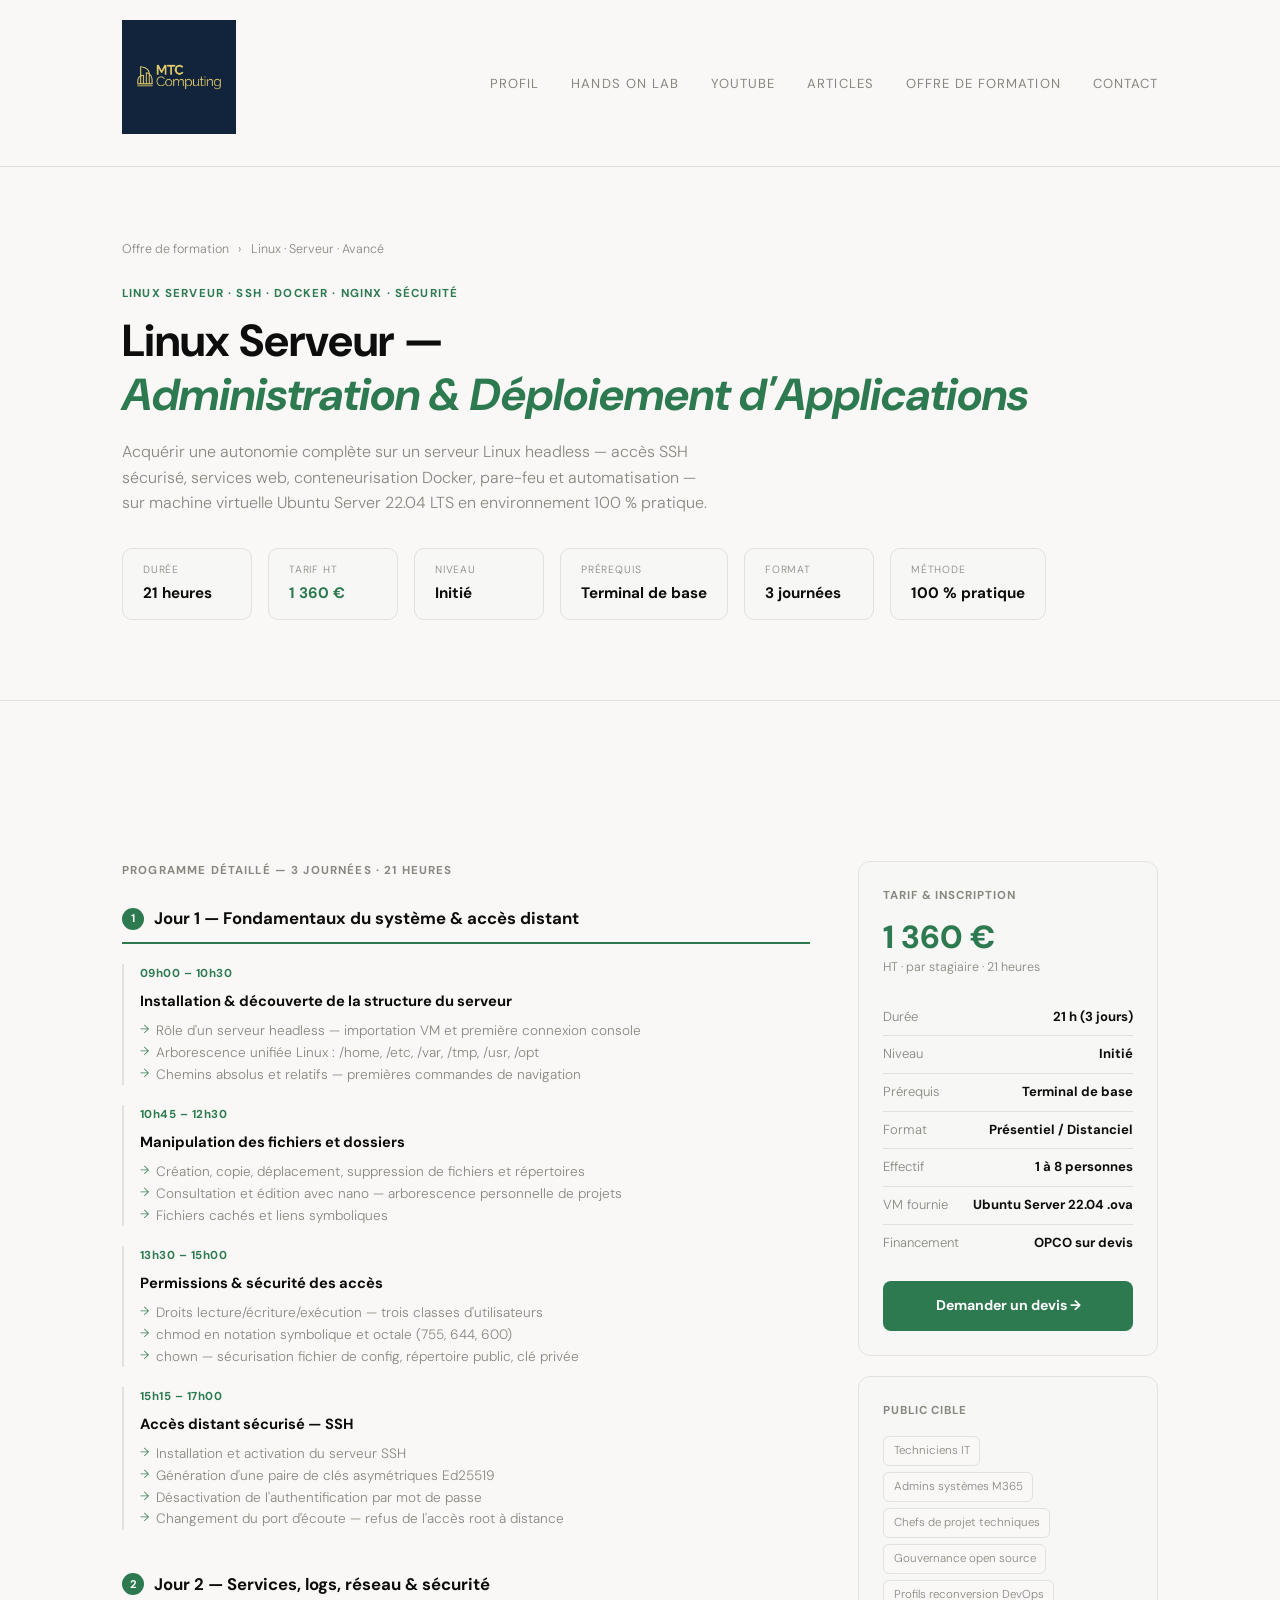
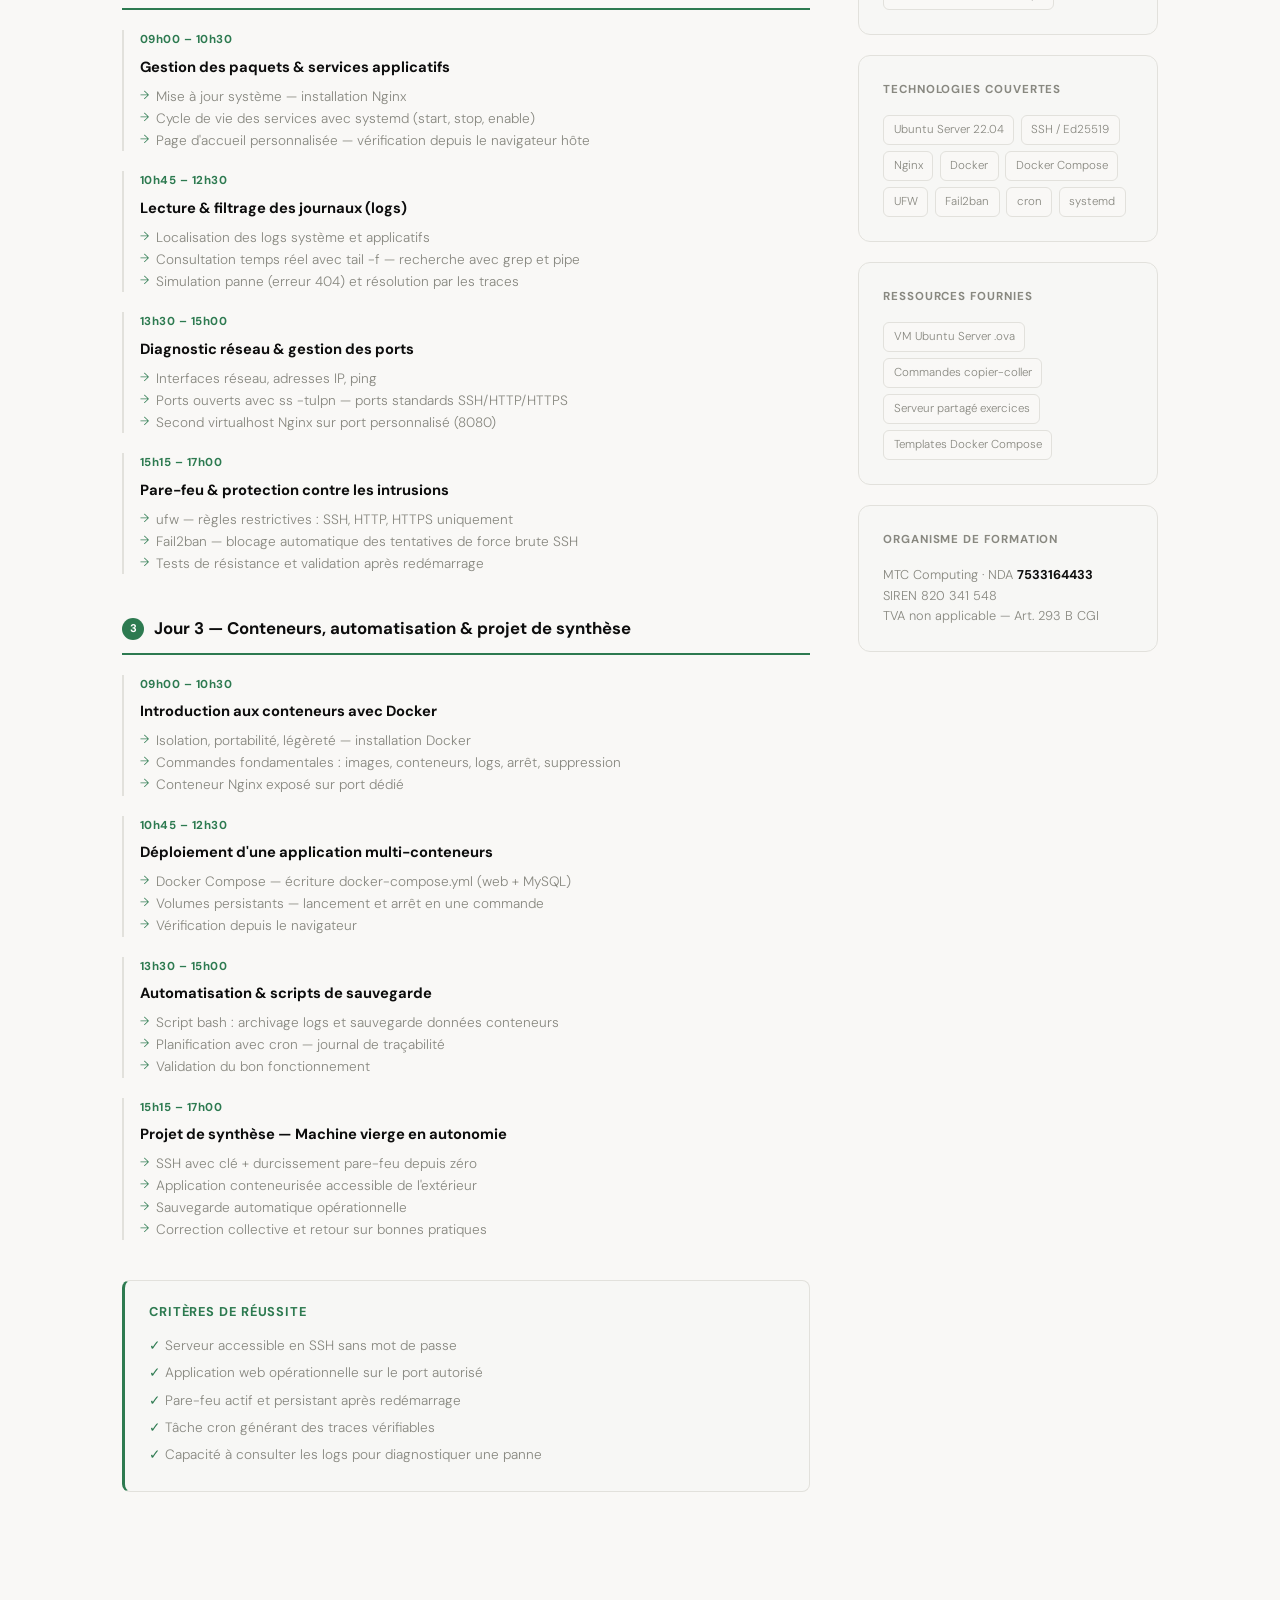
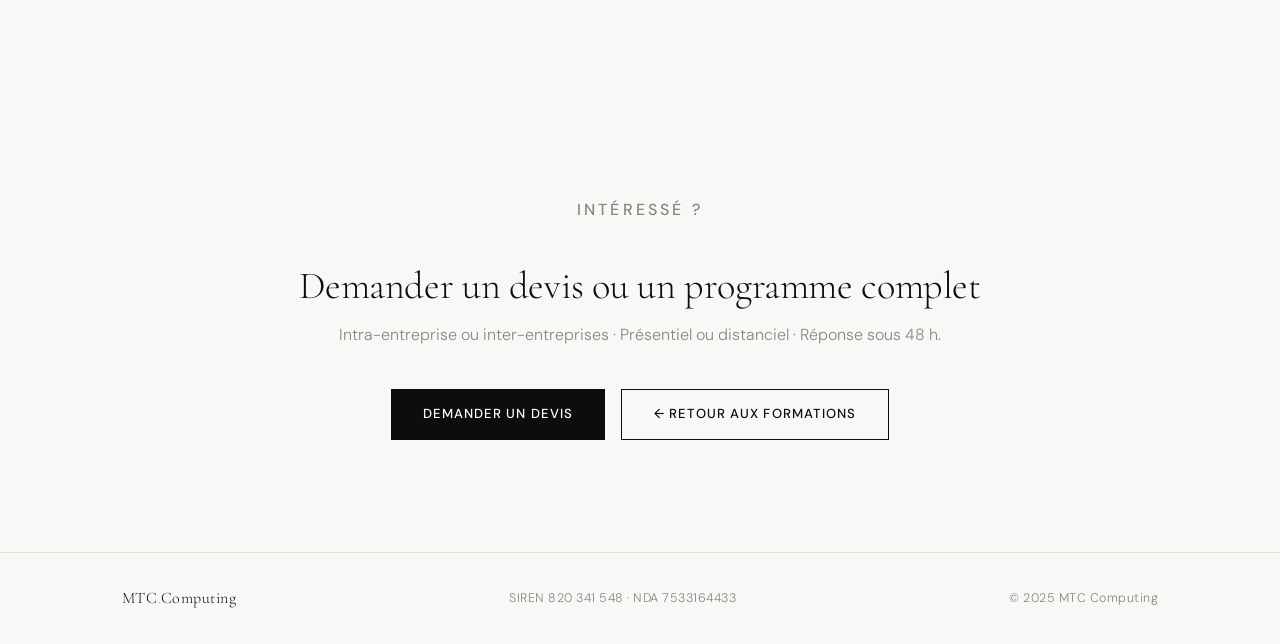
<file: programme-linux-avance.html>
<!DOCTYPE html>
<html lang="fr">
<head>
  <meta charset="UTF-8" />
  <meta name="viewport" content="width=device-width, initial-scale=1.0" />
  <title>Formation Linux Serveur — Administration & Déploiement — MTC Computing</title>
  <meta name="description" content="Formation Linux Serveur 21h — SSH, Docker, Nginx, Fail2ban, cron. Administration complète Ubuntu Server 22.04. MTC Computing NDA 7533164433." />
  <link rel="stylesheet" href="styles.css" />
  <style>
    .prog-hero { padding: 4.5rem 0 3rem; border-bottom: 1px solid var(--border, #e2e2e2); }
    .prog-hero .breadcrumb { font-size: .78rem; color: var(--muted, #888); margin-bottom: 1.5rem; }
    .prog-hero .breadcrumb a { color: var(--muted, #888); text-decoration: none; }
    .prog-hero .breadcrumb a:hover { color: var(--fg, #111); }
    .prog-hero .breadcrumb span { margin: 0 .4rem; }
    .prog-domain { font-size: .72rem; font-weight: 700; letter-spacing: .1em; text-transform: uppercase; color: #2d7a50; margin-bottom: .75rem; }
    .prog-hero h1 { font-size: clamp(1.8rem, 4vw, 2.8rem); font-weight: 700; line-height: 1.2; margin-bottom: 1rem; color: var(--fg, #111); }
    .prog-hero h1 em { font-style: italic; color: #2d7a50; }
    .prog-tagline { font-size: 1rem; color: var(--muted, #666); margin-bottom: 2rem; max-width: 600px; line-height: 1.6; }
    .prog-summary { display: flex; flex-wrap: wrap; gap: 1rem; margin-bottom: 2rem; }
    .summary-pill { display: flex; flex-direction: column; gap: .15rem; background: var(--surface, #f7f7f5); border: 1px solid var(--border, #e2e2e2); border-radius: 10px; padding: .75rem 1.25rem; min-width: 130px; }
    .pill-label { font-size: .65rem; text-transform: uppercase; letter-spacing: .08em; color: var(--muted, #888); }
    .pill-value { font-size: .95rem; font-weight: 700; color: var(--fg, #111); }
    .pill-value.accent { color: #2d7a50; }
    .prog-layout { display: grid; grid-template-columns: 1fr 300px; gap: 3rem; padding: 3rem 0 5rem; align-items: start; }
    .prog-section-label { font-size: .72rem; font-weight: 700; letter-spacing: .1em; text-transform: uppercase; color: var(--muted, #888); margin-bottom: 1.5rem; }
    .prog-block { margin-bottom: 2.5rem; }
    .prog-block-title { font-size: 1.05rem; font-weight: 700; color: var(--fg, #111); margin-bottom: 1.25rem; padding-bottom: .6rem; border-bottom: 2px solid #2d7a50; display: flex; align-items: center; gap: .6rem; }
    .prog-block-title .block-num { background: #2d7a50; color: #fff; font-size: .7rem; font-weight: 700; border-radius: 50%; width: 22px; height: 22px; display: flex; align-items: center; justify-content: center; flex-shrink: 0; }
    .prog-slot { margin-bottom: 1.25rem; padding-left: 1rem; border-left: 2px solid var(--border, #e2e2e2); }
    .prog-slot-time { font-size: .72rem; font-weight: 700; color: #2d7a50; letter-spacing: .04em; margin-bottom: .3rem; }
    .prog-slot-title { font-size: .92rem; font-weight: 700; color: var(--fg, #111); margin-bottom: .4rem; }
    .prog-slot ul { list-style: none; padding: 0; margin: 0; }
    .prog-slot ul li { font-size: .85rem; color: var(--muted, #555); line-height: 1.6; padding-left: 1rem; position: relative; }
    .prog-slot ul li::before { content: '→'; position: absolute; left: 0; color: #2d7a50; font-size: .75rem; }
    .prog-sidebar { position: sticky; top: 2rem; display: flex; flex-direction: column; gap: 1.25rem; }
    .sidebar-card { background: var(--surface, #f7f7f5); border: 1px solid var(--border, #e2e2e2); border-radius: 12px; padding: 1.5rem; }
    .sidebar-card-title { font-size: .72rem; font-weight: 700; letter-spacing: .08em; text-transform: uppercase; color: var(--muted, #888); margin-bottom: 1rem; }
    .sidebar-price { font-size: 2rem; font-weight: 800; color: #2d7a50; line-height: 1; margin-bottom: .25rem; }
    .sidebar-price-sub { font-size: .78rem; color: var(--muted, #888); margin-bottom: 1.25rem; }
    .sidebar-meta li { display: flex; justify-content: space-between; font-size: .82rem; padding: .45rem 0; border-bottom: 1px solid var(--border, #e2e2e2); color: var(--muted, #555); }
    .sidebar-meta li:last-child { border-bottom: none; }
    .sidebar-meta li strong { color: var(--fg, #111); }
    .sidebar-cta { display: block; text-align: center; background: #2d7a50; color: #fff; border-radius: 8px; padding: .8rem 1rem; font-size: .88rem; font-weight: 700; text-decoration: none; margin-top: 1.25rem; transition: opacity .2s; }
    .sidebar-cta:hover { opacity: .85; }
    .sidebar-tags { display: flex; flex-wrap: wrap; gap: .4rem; }
    .sidebar-tag { font-size: .72rem; background: var(--bg, #fff); border: 1px solid var(--border, #e2e2e2); border-radius: 6px; padding: .25rem .6rem; color: var(--muted, #666); }
    .eval-block { background: var(--surface, #f7f7f5); border: 1px solid var(--border, #e2e2e2); border-left: 3px solid #2d7a50; border-radius: 8px; padding: 1.25rem 1.5rem; margin-top: 2rem; }
    .eval-block-title { font-size: .8rem; font-weight: 700; text-transform: uppercase; letter-spacing: .07em; color: #2d7a50; margin-bottom: .75rem; }
    .eval-block ul { list-style: none; padding: 0; margin: 0; }
    .eval-block ul li { font-size: .85rem; color: var(--muted, #555); line-height: 1.65; padding-left: 1rem; position: relative; margin-bottom: .3rem; }
    .eval-block ul li::before { content: '✓'; position: absolute; left: 0; color: #2d7a50; font-weight: 700; }
    @media (max-width: 768px) { .prog-layout { grid-template-columns: 1fr; } .prog-sidebar { position: static; } }
  </style>
</head>
<body>

<nav>
  <div class="nav-inner">
    <a href="index.html" class="nav-logo">
      <img src="assets/LOGO.png" alt="MTC Computing" style="height:114px;width:auto;" />
    </a>
    <ul class="nav-links">
      <li><a href="index.html#about">Profil</a></li>
      <li><a href="index.html#experience">Hands On Lab</a></li>
      <li><a href="index.html#content">YouTube</a></li>
      <li><a href="articles.html">Articles</a></li>
      <li><a href="formations.html">Offre de formation</a></li>
      <li><a href="contact.html">Contact</a></li>
    </ul>
  </div>
</nav>

<section class="prog-hero">
  <div class="container">
    <div class="breadcrumb">
      <a href="formations.html">Offre de formation</a>
      <span>›</span>
      Linux · Serveur · Avancé
    </div>
    <div class="prog-domain">Linux Serveur · SSH · Docker · Nginx · Sécurité</div>
    <h1>Linux Serveur —<br/><em>Administration &amp; Déploiement d'Applications</em></h1>
    <p class="prog-tagline">
      Acquérir une autonomie complète sur un serveur Linux headless — accès SSH sécurisé,
      services web, conteneurisation Docker, pare-feu et automatisation —
      sur machine virtuelle Ubuntu Server 22.04 LTS en environnement 100 % pratique.
    </p>
    <div class="prog-summary">
      <div class="summary-pill"><span class="pill-label">Durée</span><span class="pill-value">21 heures</span></div>
      <div class="summary-pill"><span class="pill-label">Tarif HT</span><span class="pill-value accent">1 360 €</span></div>
      <div class="summary-pill"><span class="pill-label">Niveau</span><span class="pill-value">Initié</span></div>
      <div class="summary-pill"><span class="pill-label">Prérequis</span><span class="pill-value">Terminal de base</span></div>
      <div class="summary-pill"><span class="pill-label">Format</span><span class="pill-value">3 journées</span></div>
      <div class="summary-pill"><span class="pill-label">Méthode</span><span class="pill-value">100 % pratique</span></div>
    </div>
  </div>
</section>

<section>
  <div class="container">
    <div class="prog-layout">
      <div class="prog-main">
        <p class="prog-section-label">Programme détaillé — 3 journées · 21 heures</p>

        <div class="prog-block">
          <div class="prog-block-title"><span class="block-num">1</span>Jour 1 — Fondamentaux du système &amp; accès distant</div>
          <div class="prog-slot">
            <div class="prog-slot-time">09h00 – 10h30</div>
            <div class="prog-slot-title">Installation &amp; découverte de la structure du serveur</div>
            <ul>
              <li>Rôle d'un serveur headless — importation VM et première connexion console</li>
              <li>Arborescence unifiée Linux : /home, /etc, /var, /tmp, /usr, /opt</li>
              <li>Chemins absolus et relatifs — premières commandes de navigation</li>
            </ul>
          </div>
          <div class="prog-slot">
            <div class="prog-slot-time">10h45 – 12h30</div>
            <div class="prog-slot-title">Manipulation des fichiers et dossiers</div>
            <ul>
              <li>Création, copie, déplacement, suppression de fichiers et répertoires</li>
              <li>Consultation et édition avec nano — arborescence personnelle de projets</li>
              <li>Fichiers cachés et liens symboliques</li>
            </ul>
          </div>
          <div class="prog-slot">
            <div class="prog-slot-time">13h30 – 15h00</div>
            <div class="prog-slot-title">Permissions &amp; sécurité des accès</div>
            <ul>
              <li>Droits lecture/écriture/exécution — trois classes d'utilisateurs</li>
              <li>chmod en notation symbolique et octale (755, 644, 600)</li>
              <li>chown — sécurisation fichier de config, répertoire public, clé privée</li>
            </ul>
          </div>
          <div class="prog-slot">
            <div class="prog-slot-time">15h15 – 17h00</div>
            <div class="prog-slot-title">Accès distant sécurisé — SSH</div>
            <ul>
              <li>Installation et activation du serveur SSH</li>
              <li>Génération d'une paire de clés asymétriques Ed25519</li>
              <li>Désactivation de l'authentification par mot de passe</li>
              <li>Changement du port d'écoute — refus de l'accès root à distance</li>
            </ul>
          </div>
        </div>

        <div class="prog-block">
          <div class="prog-block-title"><span class="block-num">2</span>Jour 2 — Services, logs, réseau &amp; sécurité</div>
          <div class="prog-slot">
            <div class="prog-slot-time">09h00 – 10h30</div>
            <div class="prog-slot-title">Gestion des paquets &amp; services applicatifs</div>
            <ul>
              <li>Mise à jour système — installation Nginx</li>
              <li>Cycle de vie des services avec systemd (start, stop, enable)</li>
              <li>Page d'accueil personnalisée — vérification depuis le navigateur hôte</li>
            </ul>
          </div>
          <div class="prog-slot">
            <div class="prog-slot-time">10h45 – 12h30</div>
            <div class="prog-slot-title">Lecture &amp; filtrage des journaux (logs)</div>
            <ul>
              <li>Localisation des logs système et applicatifs</li>
              <li>Consultation temps réel avec tail -f — recherche avec grep et pipe</li>
              <li>Simulation panne (erreur 404) et résolution par les traces</li>
            </ul>
          </div>
          <div class="prog-slot">
            <div class="prog-slot-time">13h30 – 15h00</div>
            <div class="prog-slot-title">Diagnostic réseau &amp; gestion des ports</div>
            <ul>
              <li>Interfaces réseau, adresses IP, ping</li>
              <li>Ports ouverts avec ss -tulpn — ports standards SSH/HTTP/HTTPS</li>
              <li>Second virtualhost Nginx sur port personnalisé (8080)</li>
            </ul>
          </div>
          <div class="prog-slot">
            <div class="prog-slot-time">15h15 – 17h00</div>
            <div class="prog-slot-title">Pare-feu &amp; protection contre les intrusions</div>
            <ul>
              <li>ufw — règles restrictives : SSH, HTTP, HTTPS uniquement</li>
              <li>Fail2ban — blocage automatique des tentatives de force brute SSH</li>
              <li>Tests de résistance et validation après redémarrage</li>
            </ul>
          </div>
        </div>

        <div class="prog-block">
          <div class="prog-block-title"><span class="block-num">3</span>Jour 3 — Conteneurs, automatisation &amp; projet de synthèse</div>
          <div class="prog-slot">
            <div class="prog-slot-time">09h00 – 10h30</div>
            <div class="prog-slot-title">Introduction aux conteneurs avec Docker</div>
            <ul>
              <li>Isolation, portabilité, légèreté — installation Docker</li>
              <li>Commandes fondamentales : images, conteneurs, logs, arrêt, suppression</li>
              <li>Conteneur Nginx exposé sur port dédié</li>
            </ul>
          </div>
          <div class="prog-slot">
            <div class="prog-slot-time">10h45 – 12h30</div>
            <div class="prog-slot-title">Déploiement d'une application multi-conteneurs</div>
            <ul>
              <li>Docker Compose — écriture docker-compose.yml (web + MySQL)</li>
              <li>Volumes persistants — lancement et arrêt en une commande</li>
              <li>Vérification depuis le navigateur</li>
            </ul>
          </div>
          <div class="prog-slot">
            <div class="prog-slot-time">13h30 – 15h00</div>
            <div class="prog-slot-title">Automatisation &amp; scripts de sauvegarde</div>
            <ul>
              <li>Script bash : archivage logs et sauvegarde données conteneurs</li>
              <li>Planification avec cron — journal de traçabilité</li>
              <li>Validation du bon fonctionnement</li>
            </ul>
          </div>
          <div class="prog-slot">
            <div class="prog-slot-time">15h15 – 17h00</div>
            <div class="prog-slot-title">Projet de synthèse — Machine vierge en autonomie</div>
            <ul>
              <li>SSH avec clé + durcissement pare-feu depuis zéro</li>
              <li>Application conteneurisée accessible de l'extérieur</li>
              <li>Sauvegarde automatique opérationnelle</li>
              <li>Correction collective et retour sur bonnes pratiques</li>
            </ul>
          </div>
        </div>

        <div class="eval-block">
          <div class="eval-block-title">Critères de réussite</div>
          <ul>
            <li>Serveur accessible en SSH sans mot de passe</li>
            <li>Application web opérationnelle sur le port autorisé</li>
            <li>Pare-feu actif et persistant après redémarrage</li>
            <li>Tâche cron générant des traces vérifiables</li>
            <li>Capacité à consulter les logs pour diagnostiquer une panne</li>
          </ul>
        </div>
      </div>

      <aside class="prog-sidebar">
        <div class="sidebar-card">
          <div class="sidebar-card-title">Tarif & inscription</div>
          <div class="sidebar-price">1 360 €</div>
          <div class="sidebar-price-sub">HT · par stagiaire · 21 heures</div>
          <ul class="sidebar-meta">
            <li><span>Durée</span><strong>21 h (3 jours)</strong></li>
            <li><span>Niveau</span><strong>Initié</strong></li>
            <li><span>Prérequis</span><strong>Terminal de base</strong></li>
            <li><span>Format</span><strong>Présentiel / Distanciel</strong></li>
            <li><span>Effectif</span><strong>1 à 8 personnes</strong></li>
            <li><span>VM fournie</span><strong>Ubuntu Server 22.04 .ova</strong></li>
            <li><span>Financement</span><strong>OPCO sur devis</strong></li>
          </ul>
          <a href="mailto:contact@mtc-computing.com?subject=Formation%20Linux%20Serveur%20Avancé" class="sidebar-cta">Demander un devis →</a>
        </div>
        <div class="sidebar-card">
          <div class="sidebar-card-title">Public cible</div>
          <div class="sidebar-tags">
            <span class="sidebar-tag">Techniciens IT</span>
            <span class="sidebar-tag">Admins systèmes M365</span>
            <span class="sidebar-tag">Chefs de projet techniques</span>
            <span class="sidebar-tag">Gouvernance open source</span>
            <span class="sidebar-tag">Profils reconversion DevOps</span>
          </div>
        </div>
        <div class="sidebar-card">
          <div class="sidebar-card-title">Technologies couvertes</div>
          <div class="sidebar-tags">
            <span class="sidebar-tag">Ubuntu Server 22.04</span>
            <span class="sidebar-tag">SSH / Ed25519</span>
            <span class="sidebar-tag">Nginx</span>
            <span class="sidebar-tag">Docker</span>
            <span class="sidebar-tag">Docker Compose</span>
            <span class="sidebar-tag">UFW</span>
            <span class="sidebar-tag">Fail2ban</span>
            <span class="sidebar-tag">cron</span>
            <span class="sidebar-tag">systemd</span>
          </div>
        </div>
        <div class="sidebar-card">
          <div class="sidebar-card-title">Ressources fournies</div>
          <div class="sidebar-tags">
            <span class="sidebar-tag">VM Ubuntu Server .ova</span>
            <span class="sidebar-tag">Commandes copier-coller</span>
            <span class="sidebar-tag">Serveur partagé exercices</span>
            <span class="sidebar-tag">Templates Docker Compose</span>
          </div>
        </div>
        <div class="sidebar-card">
          <div class="sidebar-card-title">Organisme de formation</div>
          <p style="font-size:.8rem; color:var(--muted,#666); line-height:1.6; margin:0;">
            MTC Computing · NDA <strong style="color:var(--fg,#111);">7533164433</strong><br/>
            SIREN 820 341 548<br/>
            TVA non applicable — Art. 293 B CGI
          </p>
        </div>
      </aside>
    </div>
  </div>
</section>

<section class="contact-strip">
  <div class="container">
    <p class="section-label">Intéressé ?</p>
    <h2 class="section-title">Demander un devis ou un programme complet</h2>
    <p>Intra-entreprise ou inter-entreprises · Présentiel ou distanciel · Réponse sous 48 h.</p>
    <div class="btn-group" style="justify-content:center; margin-top:2rem;">
      <a href="mailto:contact@mtc-computing.com?subject=Formation%20Linux%20Serveur" class="btn btn-primary">Demander un devis</a>
      <a href="formations.html" class="btn btn-outline">← Retour aux formations</a>
    </div>
  </div>
</section>

<footer>
  <div class="footer-inner">
    <a href="index.html" class="footer-logo">MTC<span>.</span>Computing</a>
    <span>SIREN 820 341 548 · NDA 7533164433</span>
    <span>© 2025 MTC Computing</span>
  </div>
</footer>

</body>
</html>
</file>
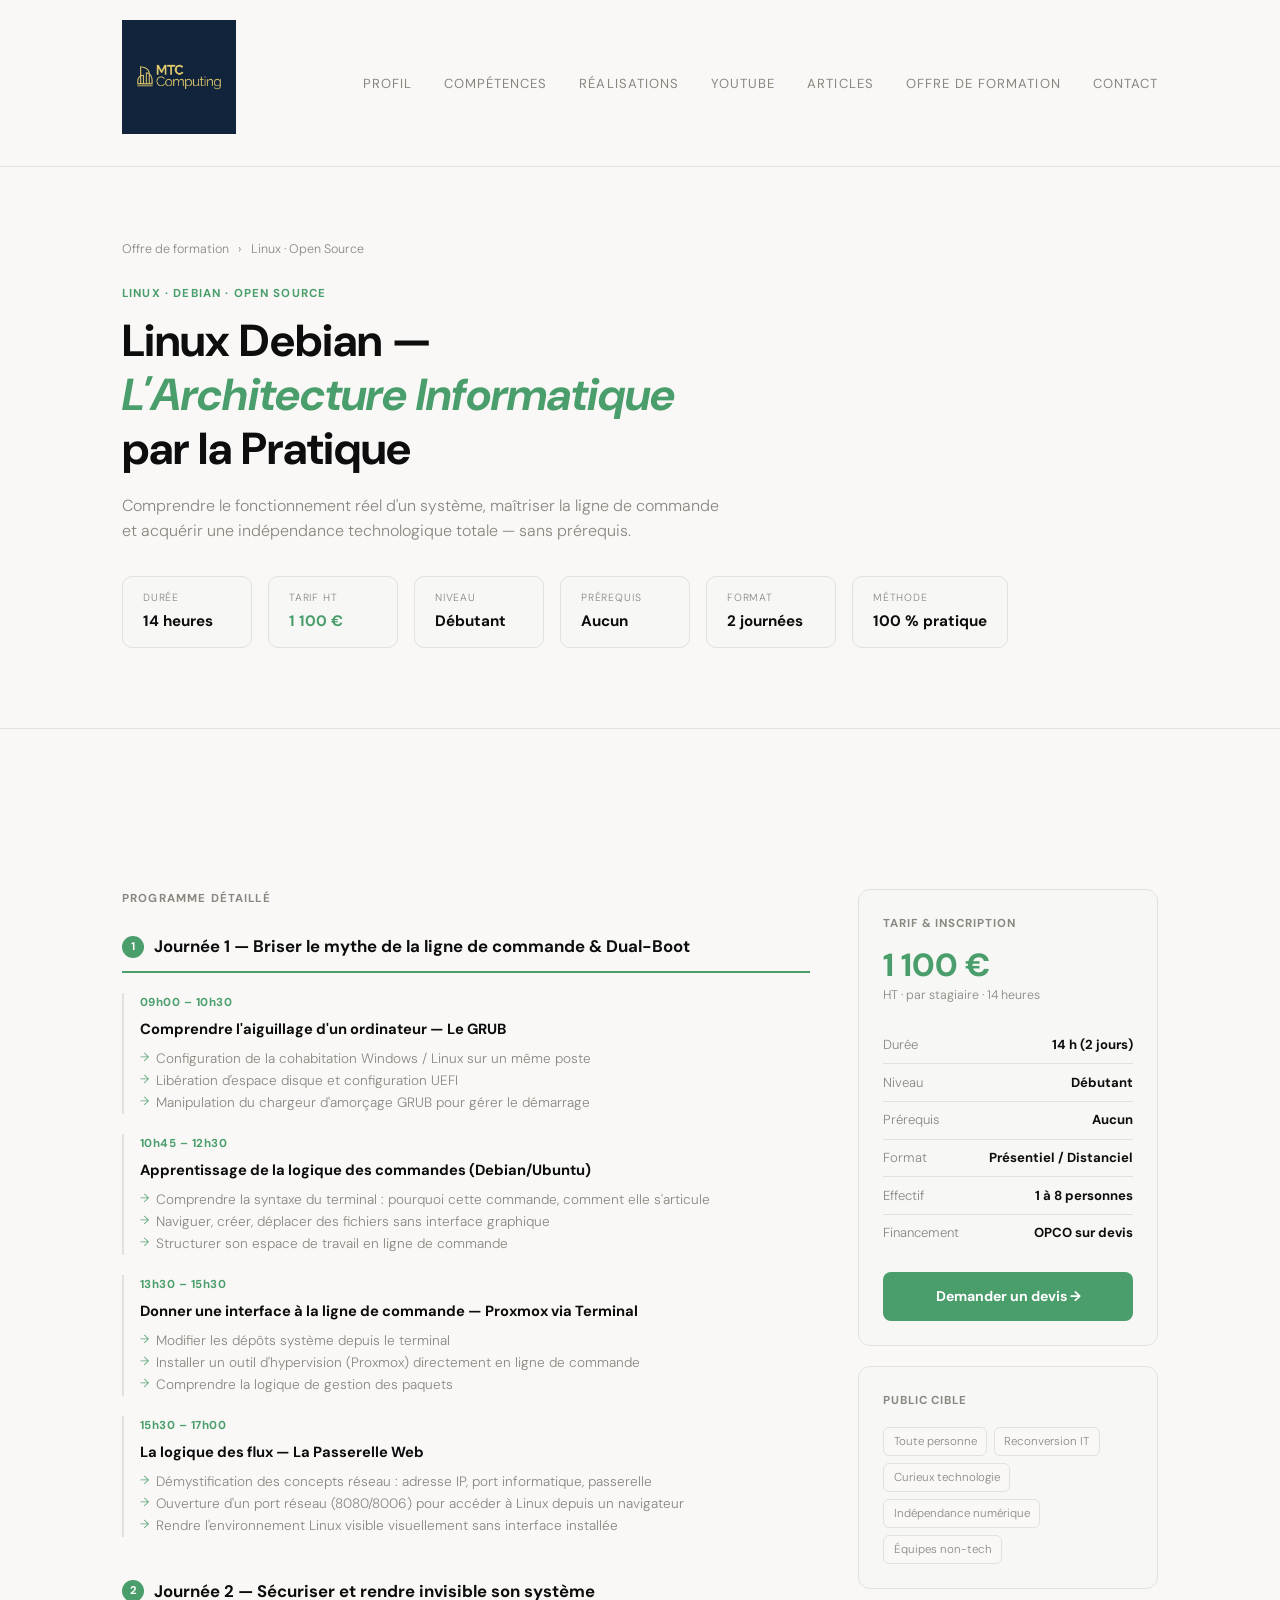
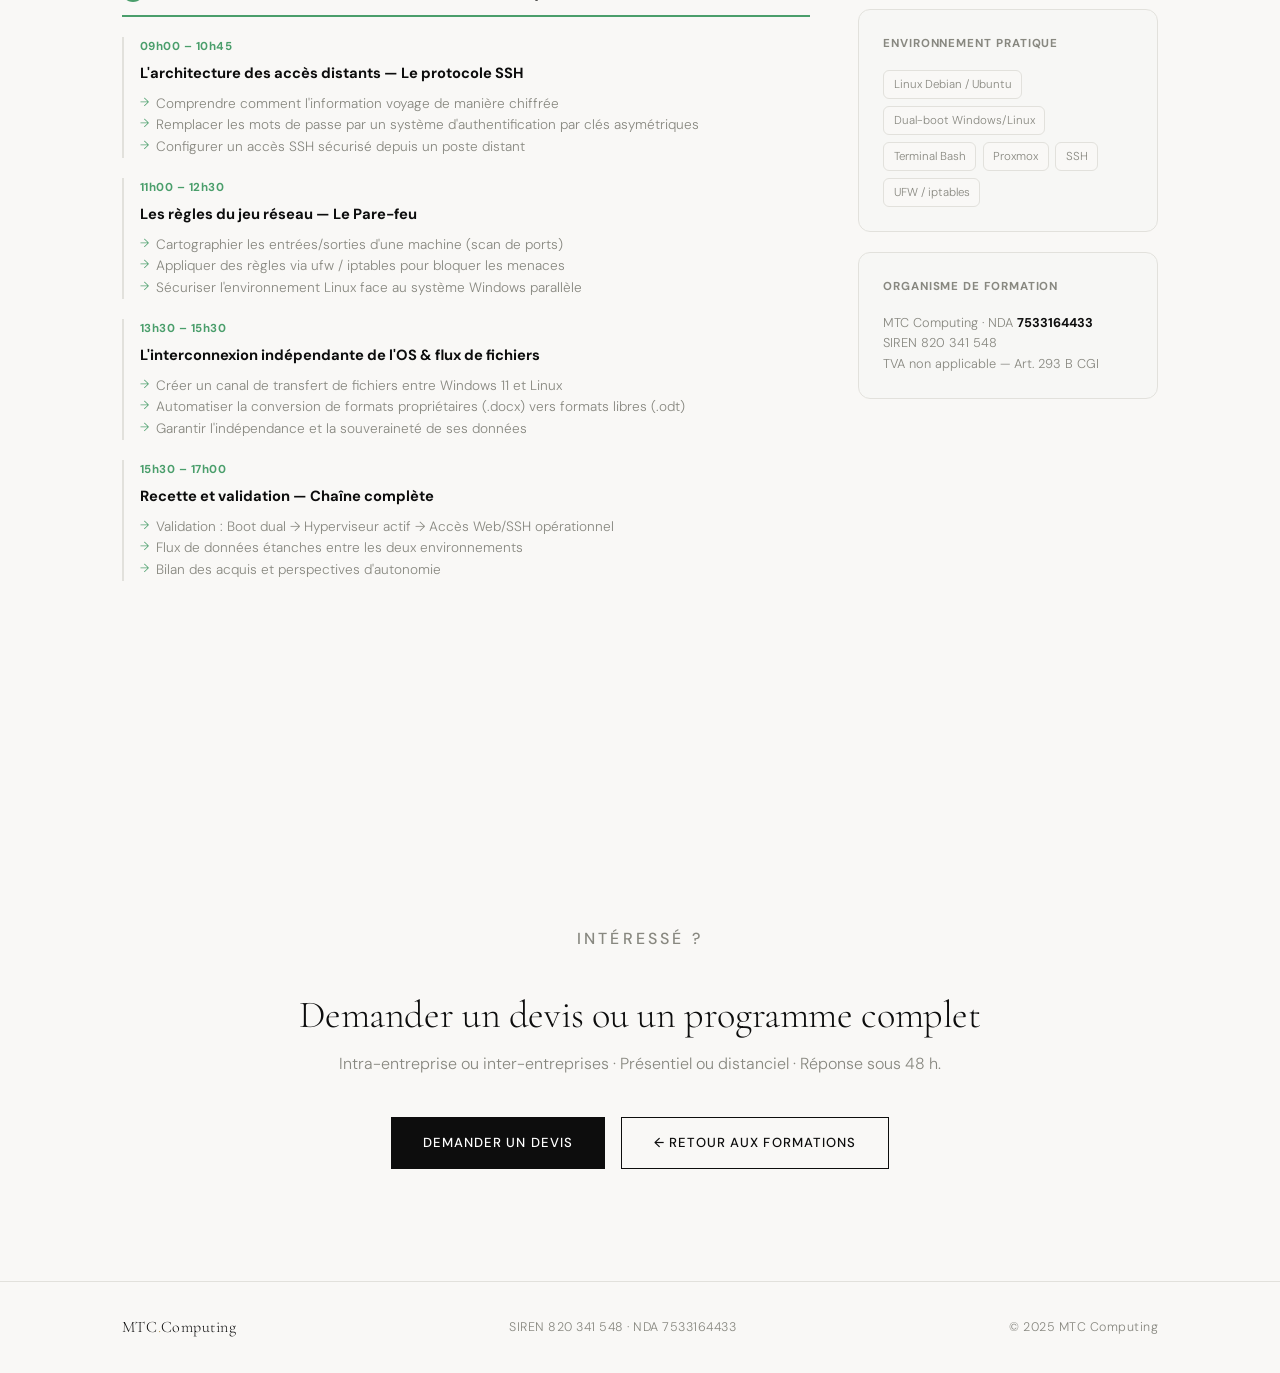
<file: programme-linux.html>
<!DOCTYPE html>
<html lang="fr">
<head>
  <meta charset="UTF-8" />
  <meta name="viewport" content="width=device-width, initial-scale=1.0" />
  <title>Formation Linux Debian — MTC Computing</title>
  <meta name="description" content="Formation Linux Debian 14h — L'architecture informatique par la pratique. Dual-boot, terminal, SSH, pare-feu, Proxmox. MTC Computing NDA 7533164433." />
  <link rel="stylesheet" href="styles.css" />
  <style>
    .prog-hero {
      padding: 4.5rem 0 3rem;
      border-bottom: 1px solid var(--border, #e2e2e2);
    }
    .prog-hero .breadcrumb {
      font-size: .78rem;
      color: var(--muted, #888);
      margin-bottom: 1.5rem;
    }
    .prog-hero .breadcrumb a {
      color: var(--muted, #888);
      text-decoration: none;
    }
    .prog-hero .breadcrumb a:hover { color: var(--fg, #111); }
    .prog-hero .breadcrumb span { margin: 0 .4rem; }

    .prog-domain {
      font-size: .72rem;
      font-weight: 700;
      letter-spacing: .1em;
      text-transform: uppercase;
      color: #4a9e6b;
      margin-bottom: .75rem;
    }
    .prog-hero h1 {
      font-size: clamp(1.8rem, 4vw, 2.8rem);
      font-weight: 700;
      line-height: 1.2;
      margin-bottom: 1rem;
      color: var(--fg, #111);
    }
    .prog-hero h1 em {
      font-style: italic;
      color: #4a9e6b;
    }
    .prog-tagline {
      font-size: 1rem;
      color: var(--muted, #666);
      margin-bottom: 2rem;
      max-width: 600px;
      line-height: 1.6;
    }

    /* Fiche synthèse */
    .prog-summary {
      display: flex;
      flex-wrap: wrap;
      gap: 1rem;
      margin-bottom: 2rem;
    }
    .summary-pill {
      display: flex;
      flex-direction: column;
      gap: .15rem;
      background: var(--surface, #f7f7f5);
      border: 1px solid var(--border, #e2e2e2);
      border-radius: 10px;
      padding: .75rem 1.25rem;
      min-width: 130px;
    }
    .pill-label {
      font-size: .65rem;
      text-transform: uppercase;
      letter-spacing: .08em;
      color: var(--muted, #888);
    }
    .pill-value {
      font-size: .95rem;
      font-weight: 700;
      color: var(--fg, #111);
    }
    .pill-value.accent { color: #4a9e6b; }

    /* Layout principal */
    .prog-layout {
      display: grid;
      grid-template-columns: 1fr 300px;
      gap: 3rem;
      padding: 3rem 0 5rem;
      align-items: start;
    }

    /* Programme */
    .prog-section-label {
      font-size: .72rem;
      font-weight: 700;
      letter-spacing: .1em;
      text-transform: uppercase;
      color: var(--muted, #888);
      margin-bottom: 1.5rem;
    }
    .prog-block {
      margin-bottom: 2.5rem;
    }
    .prog-block-title {
      font-size: 1.05rem;
      font-weight: 700;
      color: var(--fg, #111);
      margin-bottom: 1.25rem;
      padding-bottom: .6rem;
      border-bottom: 2px solid #4a9e6b;
      display: flex;
      align-items: center;
      gap: .6rem;
    }
    .prog-block-title .block-num {
      background: #4a9e6b;
      color: #fff;
      font-size: .7rem;
      font-weight: 700;
      border-radius: 50%;
      width: 22px;
      height: 22px;
      display: flex;
      align-items: center;
      justify-content: center;
      flex-shrink: 0;
    }

    .prog-slot {
      margin-bottom: 1.25rem;
      padding-left: 1rem;
      border-left: 2px solid var(--border, #e2e2e2);
    }
    .prog-slot-time {
      font-size: .72rem;
      font-weight: 700;
      color: #4a9e6b;
      letter-spacing: .04em;
      margin-bottom: .3rem;
    }
    .prog-slot-title {
      font-size: .92rem;
      font-weight: 700;
      color: var(--fg, #111);
      margin-bottom: .4rem;
    }
    .prog-slot ul {
      list-style: none;
      padding: 0;
      margin: 0;
    }
    .prog-slot ul li {
      font-size: .85rem;
      color: var(--muted, #555);
      line-height: 1.6;
      padding-left: 1rem;
      position: relative;
    }
    .prog-slot ul li::before {
      content: '→';
      position: absolute;
      left: 0;
      color: #4a9e6b;
      font-size: .75rem;
    }

    /* Sidebar */
    .prog-sidebar {
      position: sticky;
      top: 2rem;
      display: flex;
      flex-direction: column;
      gap: 1.25rem;
    }
    .sidebar-card {
      background: var(--surface, #f7f7f5);
      border: 1px solid var(--border, #e2e2e2);
      border-radius: 12px;
      padding: 1.5rem;
    }
    .sidebar-card-title {
      font-size: .72rem;
      font-weight: 700;
      letter-spacing: .08em;
      text-transform: uppercase;
      color: var(--muted, #888);
      margin-bottom: 1rem;
    }
    .sidebar-price {
      font-size: 2rem;
      font-weight: 800;
      color: #4a9e6b;
      line-height: 1;
      margin-bottom: .25rem;
    }
    .sidebar-price-sub {
      font-size: .78rem;
      color: var(--muted, #888);
      margin-bottom: 1.25rem;
    }
    .sidebar-meta li {
      display: flex;
      justify-content: space-between;
      font-size: .82rem;
      padding: .45rem 0;
      border-bottom: 1px solid var(--border, #e2e2e2);
      color: var(--muted, #555);
    }
    .sidebar-meta li:last-child { border-bottom: none; }
    .sidebar-meta li strong { color: var(--fg, #111); }
    .sidebar-cta {
      display: block;
      text-align: center;
      background: #4a9e6b;
      color: #fff;
      border-radius: 8px;
      padding: .8rem 1rem;
      font-size: .88rem;
      font-weight: 700;
      text-decoration: none;
      margin-top: 1.25rem;
      transition: opacity .2s;
    }
    .sidebar-cta:hover { opacity: .85; }

    .sidebar-tags {
      display: flex;
      flex-wrap: wrap;
      gap: .4rem;
    }
    .sidebar-tag {
      font-size: .72rem;
      background: var(--bg, #fff);
      border: 1px solid var(--border, #e2e2e2);
      border-radius: 6px;
      padding: .25rem .6rem;
      color: var(--muted, #666);
    }

    @media (max-width: 768px) {
      .prog-layout { grid-template-columns: 1fr; }
      .prog-sidebar { position: static; }
    }
  </style>
</head>
<body>

<nav>
  <div class="nav-inner">
    <a href="index.html" class="nav-logo">
      <img src="assets/LOGO.png" alt="MTC Computing" style="height:114px;width:auto;" />
    </a>
    <ul class="nav-links">
      <li><a href="index.html#about">Profil</a></li>
      <li><a href="index.html#competences">Compétences</a></li>
      <li><a href="index.html#experience">Réalisations</a></li>
      <li><a href="index.html#content">YouTube</a></li>
      <li><a href="articles.html">Articles</a></li>
      <li><a href="formations.html">Offre de formation</a></li>
      <li><a href="contact.html">Contact</a></li>
    </ul>
  </div>
</nav>

<!-- HERO -->
<section class="prog-hero">
  <div class="container">
    <div class="breadcrumb">
      <a href="formations.html">Offre de formation</a>
      <span>›</span>
      Linux · Open Source
    </div>
    <div class="prog-domain">Linux · Debian · Open Source</div>
    <h1>Linux Debian —<br/><em>L'Architecture Informatique</em><br/>par la Pratique</h1>
    <p class="prog-tagline">
      Comprendre le fonctionnement réel d'un système, maîtriser la ligne de commande
      et acquérir une indépendance technologique totale — sans prérequis.
    </p>
    <div class="prog-summary">
      <div class="summary-pill">
        <span class="pill-label">Durée</span>
        <span class="pill-value">14 heures</span>
      </div>
      <div class="summary-pill">
        <span class="pill-label">Tarif HT</span>
        <span class="pill-value accent">1 100 €</span>
      </div>
      <div class="summary-pill">
        <span class="pill-label">Niveau</span>
        <span class="pill-value">Débutant</span>
      </div>
      <div class="summary-pill">
        <span class="pill-label">Prérequis</span>
        <span class="pill-value">Aucun</span>
      </div>
      <div class="summary-pill">
        <span class="pill-label">Format</span>
        <span class="pill-value">2 journées</span>
      </div>
      <div class="summary-pill">
        <span class="pill-label">Méthode</span>
        <span class="pill-value">100 % pratique</span>
      </div>
    </div>
  </div>
</section>

<!-- CONTENU -->
<section>
  <div class="container">
    <div class="prog-layout">

      <!-- PROGRAMME -->
      <div class="prog-main">
        <p class="prog-section-label">Programme détaillé</p>

        <!-- JOUR 1 -->
        <div class="prog-block">
          <div class="prog-block-title">
            <span class="block-num">1</span>
            Journée 1 — Briser le mythe de la ligne de commande & Dual-Boot
          </div>

          <div class="prog-slot">
            <div class="prog-slot-time">09h00 – 10h30</div>
            <div class="prog-slot-title">Comprendre l'aiguillage d'un ordinateur — Le GRUB</div>
            <ul>
              <li>Configuration de la cohabitation Windows / Linux sur un même poste</li>
              <li>Libération d'espace disque et configuration UEFI</li>
              <li>Manipulation du chargeur d'amorçage GRUB pour gérer le démarrage</li>
            </ul>
          </div>

          <div class="prog-slot">
            <div class="prog-slot-time">10h45 – 12h30</div>
            <div class="prog-slot-title">Apprentissage de la logique des commandes (Debian/Ubuntu)</div>
            <ul>
              <li>Comprendre la syntaxe du terminal : pourquoi cette commande, comment elle s'articule</li>
              <li>Naviguer, créer, déplacer des fichiers sans interface graphique</li>
              <li>Structurer son espace de travail en ligne de commande</li>
            </ul>
          </div>

          <div class="prog-slot">
            <div class="prog-slot-time">13h30 – 15h30</div>
            <div class="prog-slot-title">Donner une interface à la ligne de commande — Proxmox via Terminal</div>
            <ul>
              <li>Modifier les dépôts système depuis le terminal</li>
              <li>Installer un outil d'hypervision (Proxmox) directement en ligne de commande</li>
              <li>Comprendre la logique de gestion des paquets</li>
            </ul>
          </div>

          <div class="prog-slot">
            <div class="prog-slot-time">15h30 – 17h00</div>
            <div class="prog-slot-title">La logique des flux — La Passerelle Web</div>
            <ul>
              <li>Démystification des concepts réseau : adresse IP, port informatique, passerelle</li>
              <li>Ouverture d'un port réseau (8080/8006) pour accéder à Linux depuis un navigateur</li>
              <li>Rendre l'environnement Linux visible visuellement sans interface installée</li>
            </ul>
          </div>
        </div>

        <!-- JOUR 2 -->
        <div class="prog-block">
          <div class="prog-block-title">
            <span class="block-num">2</span>
            Journée 2 — Sécuriser et rendre invisible son système
          </div>

          <div class="prog-slot">
            <div class="prog-slot-time">09h00 – 10h45</div>
            <div class="prog-slot-title">L'architecture des accès distants — Le protocole SSH</div>
            <ul>
              <li>Comprendre comment l'information voyage de manière chiffrée</li>
              <li>Remplacer les mots de passe par un système d'authentification par clés asymétriques</li>
              <li>Configurer un accès SSH sécurisé depuis un poste distant</li>
            </ul>
          </div>

          <div class="prog-slot">
            <div class="prog-slot-time">11h00 – 12h30</div>
            <div class="prog-slot-title">Les règles du jeu réseau — Le Pare-feu</div>
            <ul>
              <li>Cartographier les entrées/sorties d'une machine (scan de ports)</li>
              <li>Appliquer des règles via ufw / iptables pour bloquer les menaces</li>
              <li>Sécuriser l'environnement Linux face au système Windows parallèle</li>
            </ul>
          </div>

          <div class="prog-slot">
            <div class="prog-slot-time">13h30 – 15h30</div>
            <div class="prog-slot-title">L'interconnexion indépendante de l'OS & flux de fichiers</div>
            <ul>
              <li>Créer un canal de transfert de fichiers entre Windows 11 et Linux</li>
              <li>Automatiser la conversion de formats propriétaires (.docx) vers formats libres (.odt)</li>
              <li>Garantir l'indépendance et la souveraineté de ses données</li>
            </ul>
          </div>

          <div class="prog-slot">
            <div class="prog-slot-time">15h30 – 17h00</div>
            <div class="prog-slot-title">Recette et validation — Chaîne complète</div>
            <ul>
              <li>Validation : Boot dual → Hyperviseur actif → Accès Web/SSH opérationnel</li>
              <li>Flux de données étanches entre les deux environnements</li>
              <li>Bilan des acquis et perspectives d'autonomie</li>
            </ul>
          </div>
        </div>

      </div>

      <!-- SIDEBAR -->
      <aside class="prog-sidebar">

        <div class="sidebar-card">
          <div class="sidebar-card-title">Tarif & inscription</div>
          <div class="sidebar-price">1 100 €</div>
          <div class="sidebar-price-sub">HT · par stagiaire · 14 heures</div>
          <ul class="sidebar-meta">
            <li><span>Durée</span><strong>14 h (2 jours)</strong></li>
            <li><span>Niveau</span><strong>Débutant</strong></li>
            <li><span>Prérequis</span><strong>Aucun</strong></li>
            <li><span>Format</span><strong>Présentiel / Distanciel</strong></li>
            <li><span>Effectif</span><strong>1 à 8 personnes</strong></li>
            <li><span>Financement</span><strong>OPCO sur devis</strong></li>
          </ul>
          <a href="mailto:contact@mtc-computing.com?subject=Inscription%20Formation%20Linux%20Debian" class="sidebar-cta">
            Demander un devis →
          </a>
        </div>

        <div class="sidebar-card">
          <div class="sidebar-card-title">Public cible</div>
          <div class="sidebar-tags">
            <span class="sidebar-tag">Toute personne</span>
            <span class="sidebar-tag">Reconversion IT</span>
            <span class="sidebar-tag">Curieux technologie</span>
            <span class="sidebar-tag">Indépendance numérique</span>
            <span class="sidebar-tag">Équipes non-tech</span>
          </div>
        </div>

        <div class="sidebar-card">
          <div class="sidebar-card-title">Environnement pratique</div>
          <div class="sidebar-tags">
            <span class="sidebar-tag">Linux Debian / Ubuntu</span>
            <span class="sidebar-tag">Dual-boot Windows/Linux</span>
            <span class="sidebar-tag">Terminal Bash</span>
            <span class="sidebar-tag">Proxmox</span>
            <span class="sidebar-tag">SSH</span>
            <span class="sidebar-tag">UFW / iptables</span>
          </div>
        </div>

        <div class="sidebar-card">
          <div class="sidebar-card-title">Organisme de formation</div>
          <p style="font-size:.8rem; color:var(--muted,#666); line-height:1.6; margin:0;">
            MTC Computing · NDA <strong style="color:var(--fg,#111);">7533164433</strong><br/>
            SIREN 820 341 548<br/>
            TVA non applicable — Art. 293 B CGI
          </p>
        </div>

      </aside>

    </div>
  </div>
</section>

<section class="contact-strip">
  <div class="container">
    <p class="section-label">Intéressé ?</p>
    <h2 class="section-title">Demander un devis ou un programme complet</h2>
    <p>Intra-entreprise ou inter-entreprises · Présentiel ou distanciel · Réponse sous 48 h.</p>
    <div class="btn-group" style="justify-content:center; margin-top:2rem;">
      <a href="mailto:contact@mtc-computing.com?subject=Formation%20Linux%20Debian" class="btn btn-primary">Demander un devis</a>
      <a href="formations.html" class="btn btn-outline">← Retour aux formations</a>
    </div>
  </div>
</section>

<footer>
  <div class="footer-inner">
    <a href="index.html" class="footer-logo">MTC<span>.</span>Computing</a>
    <span>SIREN 820 341 548 · NDA 7533164433</span>
    <span>© 2025 MTC Computing</span>
  </div>
</footer>

</body>
</html>
</file>
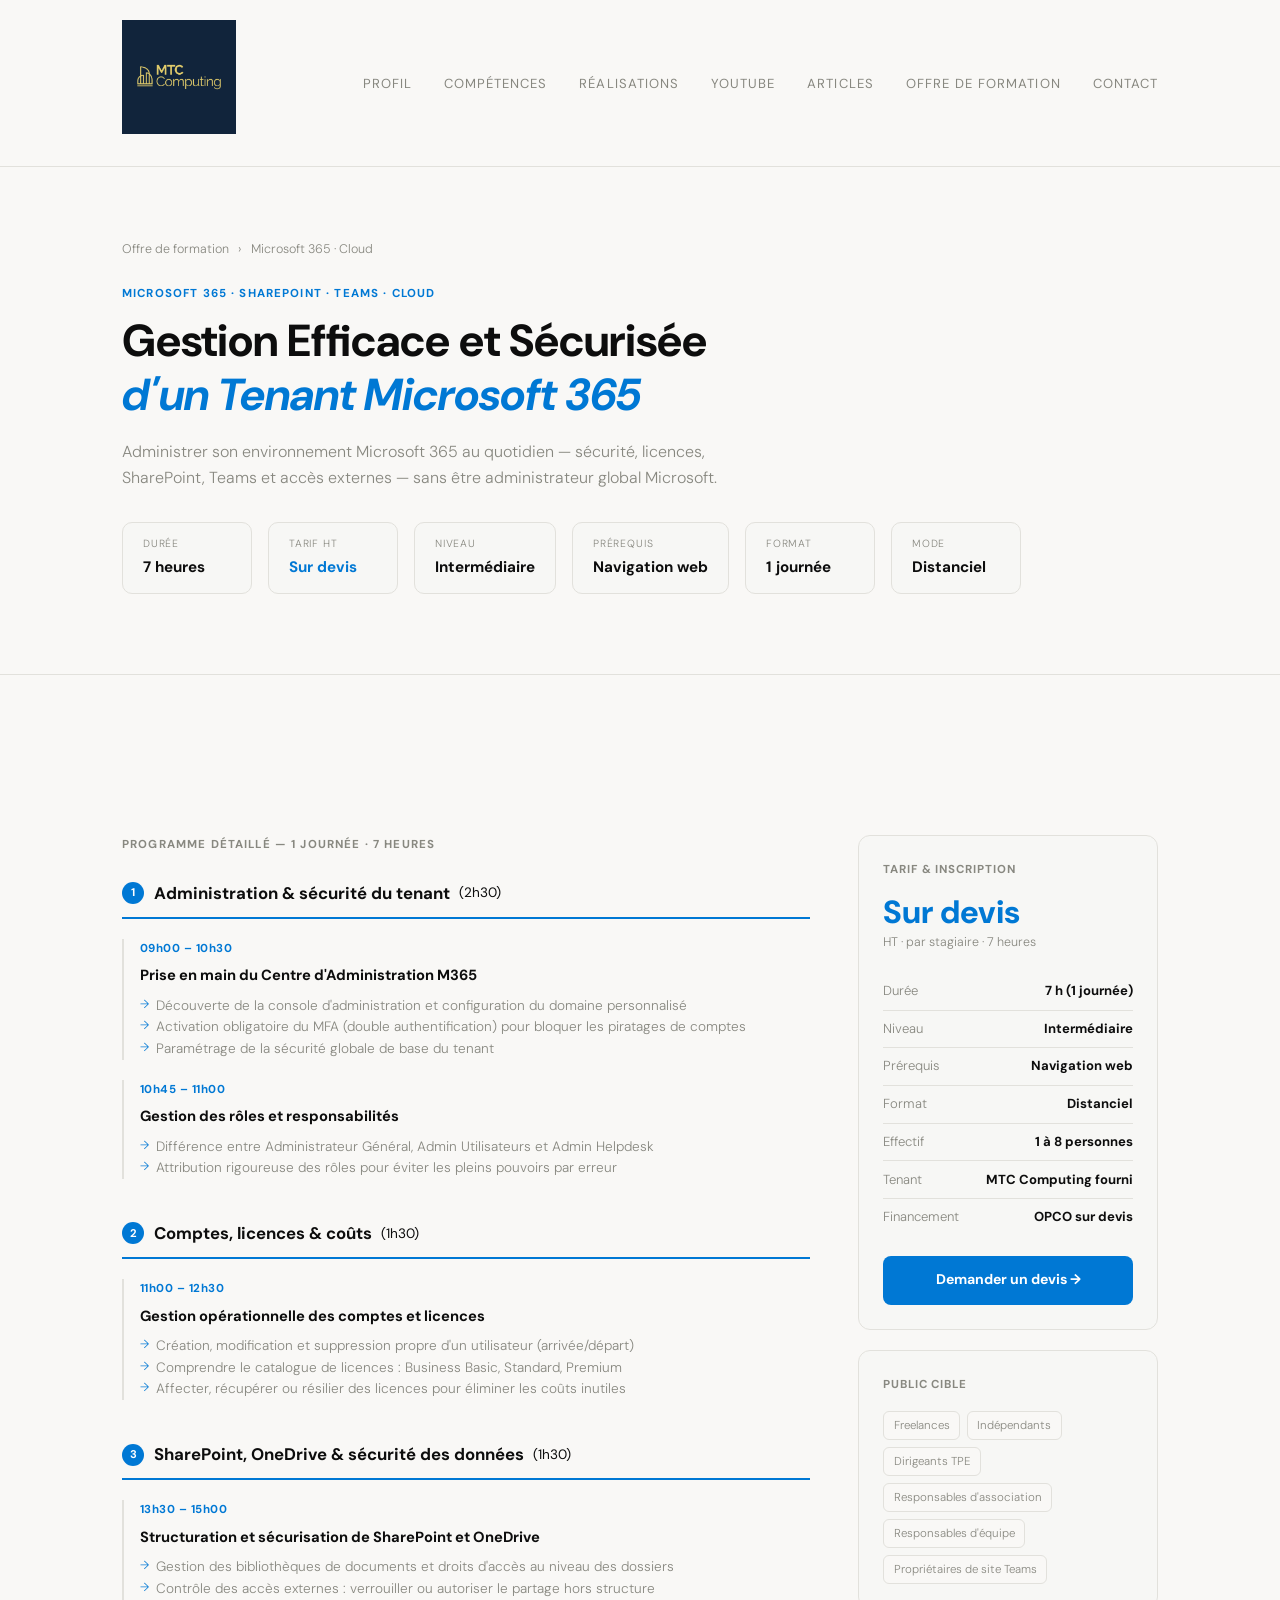
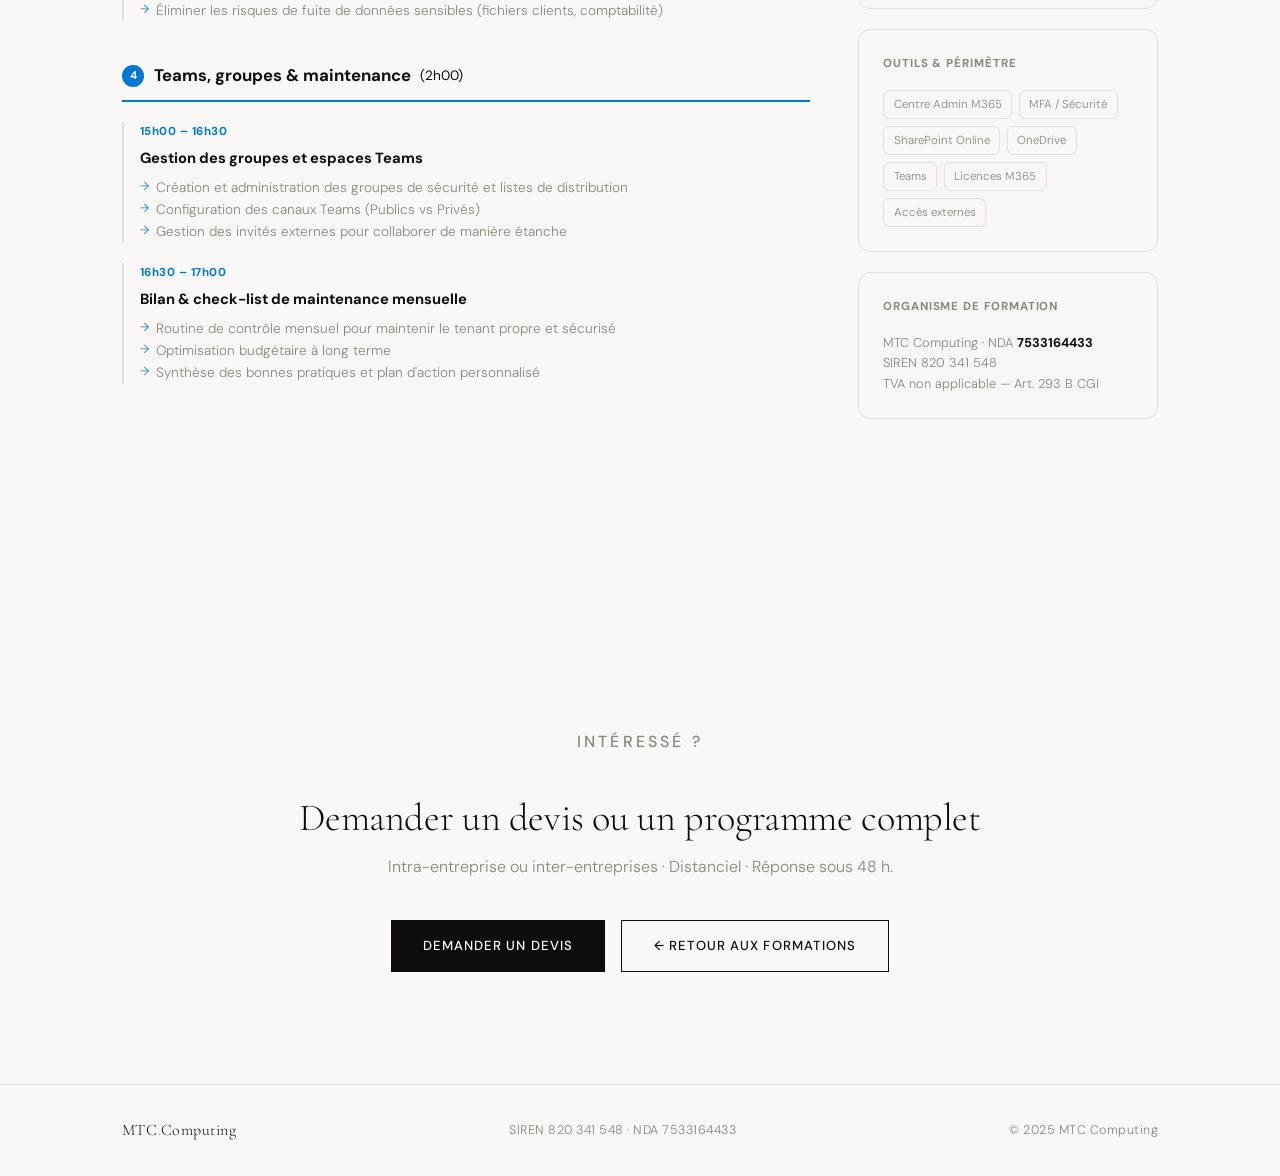
<file: programme-m365.html>
<!DOCTYPE html>
<html lang="fr">
<head>
  <meta charset="UTF-8" />
  <meta name="viewport" content="width=device-width, initial-scale=1.0" />
  <title>Formation Microsoft 365 — Gestion de Tenant — MTC Computing</title>
  <meta name="description" content="Formation Microsoft 365 — Gestion efficace et sécurisée d'un tenant M365. 7 heures. SharePoint, Teams, licences, MFA. MTC Computing NDA 7533164433." />
  <link rel="stylesheet" href="styles.css" />
  <style>
    .prog-hero { padding: 4.5rem 0 3rem; border-bottom: 1px solid var(--border, #e2e2e2); }
    .prog-hero .breadcrumb { font-size: .78rem; color: var(--muted, #888); margin-bottom: 1.5rem; }
    .prog-hero .breadcrumb a { color: var(--muted, #888); text-decoration: none; }
    .prog-hero .breadcrumb a:hover { color: var(--fg, #111); }
    .prog-hero .breadcrumb span { margin: 0 .4rem; }
    .prog-domain { font-size: .72rem; font-weight: 700; letter-spacing: .1em; text-transform: uppercase; color: #0078d4; margin-bottom: .75rem; }
    .prog-hero h1 { font-size: clamp(1.8rem, 4vw, 2.8rem); font-weight: 700; line-height: 1.2; margin-bottom: 1rem; color: var(--fg, #111); }
    .prog-hero h1 em { font-style: italic; color: #0078d4; }
    .prog-tagline { font-size: 1rem; color: var(--muted, #666); margin-bottom: 2rem; max-width: 600px; line-height: 1.6; }
    .prog-summary { display: flex; flex-wrap: wrap; gap: 1rem; margin-bottom: 2rem; }
    .summary-pill { display: flex; flex-direction: column; gap: .15rem; background: var(--surface, #f7f7f5); border: 1px solid var(--border, #e2e2e2); border-radius: 10px; padding: .75rem 1.25rem; min-width: 130px; }
    .pill-label { font-size: .65rem; text-transform: uppercase; letter-spacing: .08em; color: var(--muted, #888); }
    .pill-value { font-size: .95rem; font-weight: 700; color: var(--fg, #111); }
    .pill-value.accent { color: #0078d4; }
    .prog-layout { display: grid; grid-template-columns: 1fr 300px; gap: 3rem; padding: 3rem 0 5rem; align-items: start; }
    .prog-section-label { font-size: .72rem; font-weight: 700; letter-spacing: .1em; text-transform: uppercase; color: var(--muted, #888); margin-bottom: 1.5rem; }
    .prog-block { margin-bottom: 2.5rem; }
    .prog-block-title { font-size: 1.05rem; font-weight: 700; color: var(--fg, #111); margin-bottom: 1.25rem; padding-bottom: .6rem; border-bottom: 2px solid #0078d4; display: flex; align-items: center; gap: .6rem; }
    .prog-block-title .block-num { background: #0078d4; color: #fff; font-size: .7rem; font-weight: 700; border-radius: 50%; width: 22px; height: 22px; display: flex; align-items: center; justify-content: center; flex-shrink: 0; }
    .prog-slot { margin-bottom: 1.25rem; padding-left: 1rem; border-left: 2px solid var(--border, #e2e2e2); }
    .prog-slot-time { font-size: .72rem; font-weight: 700; color: #0078d4; letter-spacing: .04em; margin-bottom: .3rem; }
    .prog-slot-title { font-size: .92rem; font-weight: 700; color: var(--fg, #111); margin-bottom: .4rem; }
    .prog-slot ul { list-style: none; padding: 0; margin: 0; }
    .prog-slot ul li { font-size: .85rem; color: var(--muted, #555); line-height: 1.6; padding-left: 1rem; position: relative; }
    .prog-slot ul li::before { content: '→'; position: absolute; left: 0; color: #0078d4; font-size: .75rem; }
    .prog-sidebar { position: sticky; top: 2rem; display: flex; flex-direction: column; gap: 1.25rem; }
    .sidebar-card { background: var(--surface, #f7f7f5); border: 1px solid var(--border, #e2e2e2); border-radius: 12px; padding: 1.5rem; }
    .sidebar-card-title { font-size: .72rem; font-weight: 700; letter-spacing: .08em; text-transform: uppercase; color: var(--muted, #888); margin-bottom: 1rem; }
    .sidebar-price { font-size: 2rem; font-weight: 800; color: #0078d4; line-height: 1; margin-bottom: .25rem; }
    .sidebar-price-sub { font-size: .78rem; color: var(--muted, #888); margin-bottom: 1.25rem; }
    .sidebar-meta li { display: flex; justify-content: space-between; font-size: .82rem; padding: .45rem 0; border-bottom: 1px solid var(--border, #e2e2e2); color: var(--muted, #555); }
    .sidebar-meta li:last-child { border-bottom: none; }
    .sidebar-meta li strong { color: var(--fg, #111); }
    .sidebar-cta { display: block; text-align: center; background: #0078d4; color: #fff; border-radius: 8px; padding: .8rem 1rem; font-size: .88rem; font-weight: 700; text-decoration: none; margin-top: 1.25rem; transition: opacity .2s; }
    .sidebar-cta:hover { opacity: .85; }
    .sidebar-tags { display: flex; flex-wrap: wrap; gap: .4rem; }
    .sidebar-tag { font-size: .72rem; background: var(--bg, #fff); border: 1px solid var(--border, #e2e2e2); border-radius: 6px; padding: .25rem .6rem; color: var(--muted, #666); }
    @media (max-width: 768px) { .prog-layout { grid-template-columns: 1fr; } .prog-sidebar { position: static; } }
  </style>
</head>
<body>

<nav>
  <div class="nav-inner">
    <a href="index.html" class="nav-logo">
      <img src="assets/LOGO.png" alt="MTC Computing" style="height:114px;width:auto;" />
    </a>
    <ul class="nav-links">
      <li><a href="index.html#about">Profil</a></li>
      <li><a href="index.html#competences">Compétences</a></li>
      <li><a href="index.html#experience">Réalisations</a></li>
      <li><a href="index.html#content">YouTube</a></li>
      <li><a href="articles.html">Articles</a></li>
      <li><a href="formations.html">Offre de formation</a></li>
      <li><a href="contact.html">Contact</a></li>
    </ul>
  </div>
</nav>

<section class="prog-hero">
  <div class="container">
    <div class="breadcrumb">
      <a href="formations.html">Offre de formation</a>
      <span>›</span>
      Microsoft 365 · Cloud
    </div>
    <div class="prog-domain">Microsoft 365 · SharePoint · Teams · Cloud</div>
    <h1>Gestion Efficace et Sécurisée<br/><em>d'un Tenant Microsoft 365</em></h1>
    <p class="prog-tagline">
      Administrer son environnement Microsoft 365 au quotidien — sécurité, licences,
      SharePoint, Teams et accès externes — sans être administrateur global Microsoft.
    </p>
    <div class="prog-summary">
      <div class="summary-pill">
        <span class="pill-label">Durée</span>
        <span class="pill-value">7 heures</span>
      </div>
      <div class="summary-pill">
        <span class="pill-label">Tarif HT</span>
        <span class="pill-value accent">Sur devis</span>
      </div>
      <div class="summary-pill">
        <span class="pill-label">Niveau</span>
        <span class="pill-value">Intermédiaire</span>
      </div>
      <div class="summary-pill">
        <span class="pill-label">Prérequis</span>
        <span class="pill-value">Navigation web</span>
      </div>
      <div class="summary-pill">
        <span class="pill-label">Format</span>
        <span class="pill-value">1 journée</span>
      </div>
      <div class="summary-pill">
        <span class="pill-label">Mode</span>
        <span class="pill-value">Distanciel</span>
      </div>
    </div>
  </div>
</section>

<section>
  <div class="container">
    <div class="prog-layout">

      <div class="prog-main">
        <p class="prog-section-label">Programme détaillé — 1 journée · 7 heures</p>

        <!-- BLOC 1 -->
        <div class="prog-block">
          <div class="prog-block-title">
            <span class="block-num">1</span>
            Administration & sécurité du tenant <span style="font-weight:400; font-size:.85rem;">(2h30)</span>
          </div>

          <div class="prog-slot">
            <div class="prog-slot-time">09h00 – 10h30</div>
            <div class="prog-slot-title">Prise en main du Centre d'Administration M365</div>
            <ul>
              <li>Découverte de la console d'administration et configuration du domaine personnalisé</li>
              <li>Activation obligatoire du MFA (double authentification) pour bloquer les piratages de comptes</li>
              <li>Paramétrage de la sécurité globale de base du tenant</li>
            </ul>
          </div>

          <div class="prog-slot">
            <div class="prog-slot-time">10h45 – 11h00</div>
            <div class="prog-slot-title">Gestion des rôles et responsabilités</div>
            <ul>
              <li>Différence entre Administrateur Général, Admin Utilisateurs et Admin Helpdesk</li>
              <li>Attribution rigoureuse des rôles pour éviter les pleins pouvoirs par erreur</li>
            </ul>
          </div>
        </div>

        <!-- BLOC 2 -->
        <div class="prog-block">
          <div class="prog-block-title">
            <span class="block-num">2</span>
            Comptes, licences & coûts <span style="font-weight:400; font-size:.85rem;">(1h30)</span>
          </div>

          <div class="prog-slot">
            <div class="prog-slot-time">11h00 – 12h30</div>
            <div class="prog-slot-title">Gestion opérationnelle des comptes et licences</div>
            <ul>
              <li>Création, modification et suppression propre d'un utilisateur (arrivée/départ)</li>
              <li>Comprendre le catalogue de licences : Business Basic, Standard, Premium</li>
              <li>Affecter, récupérer ou résilier des licences pour éliminer les coûts inutiles</li>
            </ul>
          </div>
        </div>

        <!-- BLOC 3 -->
        <div class="prog-block">
          <div class="prog-block-title">
            <span class="block-num">3</span>
            SharePoint, OneDrive & sécurité des données <span style="font-weight:400; font-size:.85rem;">(1h30)</span>
          </div>

          <div class="prog-slot">
            <div class="prog-slot-time">13h30 – 15h00</div>
            <div class="prog-slot-title">Structuration et sécurisation de SharePoint et OneDrive</div>
            <ul>
              <li>Gestion des bibliothèques de documents et droits d'accès au niveau des dossiers</li>
              <li>Contrôle des accès externes : verrouiller ou autoriser le partage hors structure</li>
              <li>Éliminer les risques de fuite de données sensibles (fichiers clients, comptabilité)</li>
            </ul>
          </div>
        </div>

        <!-- BLOC 4 -->
        <div class="prog-block">
          <div class="prog-block-title">
            <span class="block-num">4</span>
            Teams, groupes & maintenance <span style="font-weight:400; font-size:.85rem;">(2h00)</span>
          </div>

          <div class="prog-slot">
            <div class="prog-slot-time">15h00 – 16h30</div>
            <div class="prog-slot-title">Gestion des groupes et espaces Teams</div>
            <ul>
              <li>Création et administration des groupes de sécurité et listes de distribution</li>
              <li>Configuration des canaux Teams (Publics vs Privés)</li>
              <li>Gestion des invités externes pour collaborer de manière étanche</li>
            </ul>
          </div>

          <div class="prog-slot">
            <div class="prog-slot-time">16h30 – 17h00</div>
            <div class="prog-slot-title">Bilan & check-list de maintenance mensuelle</div>
            <ul>
              <li>Routine de contrôle mensuel pour maintenir le tenant propre et sécurisé</li>
              <li>Optimisation budgétaire à long terme</li>
              <li>Synthèse des bonnes pratiques et plan d'action personnalisé</li>
            </ul>
          </div>
        </div>

      </div>

      <!-- SIDEBAR -->
      <aside class="prog-sidebar">

        <div class="sidebar-card">
          <div class="sidebar-card-title">Tarif & inscription</div>
          <div class="sidebar-price">Sur devis</div>
          <div class="sidebar-price-sub">HT · par stagiaire · 7 heures</div>
          <ul class="sidebar-meta">
            <li><span>Durée</span><strong>7 h (1 journée)</strong></li>
            <li><span>Niveau</span><strong>Intermédiaire</strong></li>
            <li><span>Prérequis</span><strong>Navigation web</strong></li>
            <li><span>Format</span><strong>Distanciel</strong></li>
            <li><span>Effectif</span><strong>1 à 8 personnes</strong></li>
            <li><span>Tenant</span><strong>MTC Computing fourni</strong></li>
            <li><span>Financement</span><strong>OPCO sur devis</strong></li>
          </ul>
          <a href="mailto:contact@mtc-computing.com?subject=Formation%20Microsoft%20365%20Tenant" class="sidebar-cta">
            Demander un devis →
          </a>
        </div>

        <div class="sidebar-card">
          <div class="sidebar-card-title">Public cible</div>
          <div class="sidebar-tags">
            <span class="sidebar-tag">Freelances</span>
            <span class="sidebar-tag">Indépendants</span>
            <span class="sidebar-tag">Dirigeants TPE</span>
            <span class="sidebar-tag">Responsables d'association</span>
            <span class="sidebar-tag">Responsables d'équipe</span>
            <span class="sidebar-tag">Propriétaires de site Teams</span>
          </div>
        </div>

        <div class="sidebar-card">
          <div class="sidebar-card-title">Outils & périmètre</div>
          <div class="sidebar-tags">
            <span class="sidebar-tag">Centre Admin M365</span>
            <span class="sidebar-tag">MFA / Sécurité</span>
            <span class="sidebar-tag">SharePoint Online</span>
            <span class="sidebar-tag">OneDrive</span>
            <span class="sidebar-tag">Teams</span>
            <span class="sidebar-tag">Licences M365</span>
            <span class="sidebar-tag">Accès externes</span>
          </div>
        </div>

        <div class="sidebar-card">
          <div class="sidebar-card-title">Organisme de formation</div>
          <p style="font-size:.8rem; color:var(--muted,#666); line-height:1.6; margin:0;">
            MTC Computing · NDA <strong style="color:var(--fg,#111);">7533164433</strong><br/>
            SIREN 820 341 548<br/>
            TVA non applicable — Art. 293 B CGI
          </p>
        </div>

      </aside>
    </div>
  </div>
</section>

<section class="contact-strip">
  <div class="container">
    <p class="section-label">Intéressé ?</p>
    <h2 class="section-title">Demander un devis ou un programme complet</h2>
    <p>Intra-entreprise ou inter-entreprises · Distanciel · Réponse sous 48 h.</p>
    <div class="btn-group" style="justify-content:center; margin-top:2rem;">
      <a href="mailto:contact@mtc-computing.com?subject=Formation%20Microsoft%20365" class="btn btn-primary">Demander un devis</a>
      <a href="formations.html" class="btn btn-outline">← Retour aux formations</a>
    </div>
  </div>
</section>

<footer>
  <div class="footer-inner">
    <a href="index.html" class="footer-logo">MTC<span>.</span>Computing</a>
    <span>SIREN 820 341 548 · NDA 7533164433</span>
    <span>© 2025 MTC Computing</span>
  </div>
</footer>

</body>
</html>
</file>
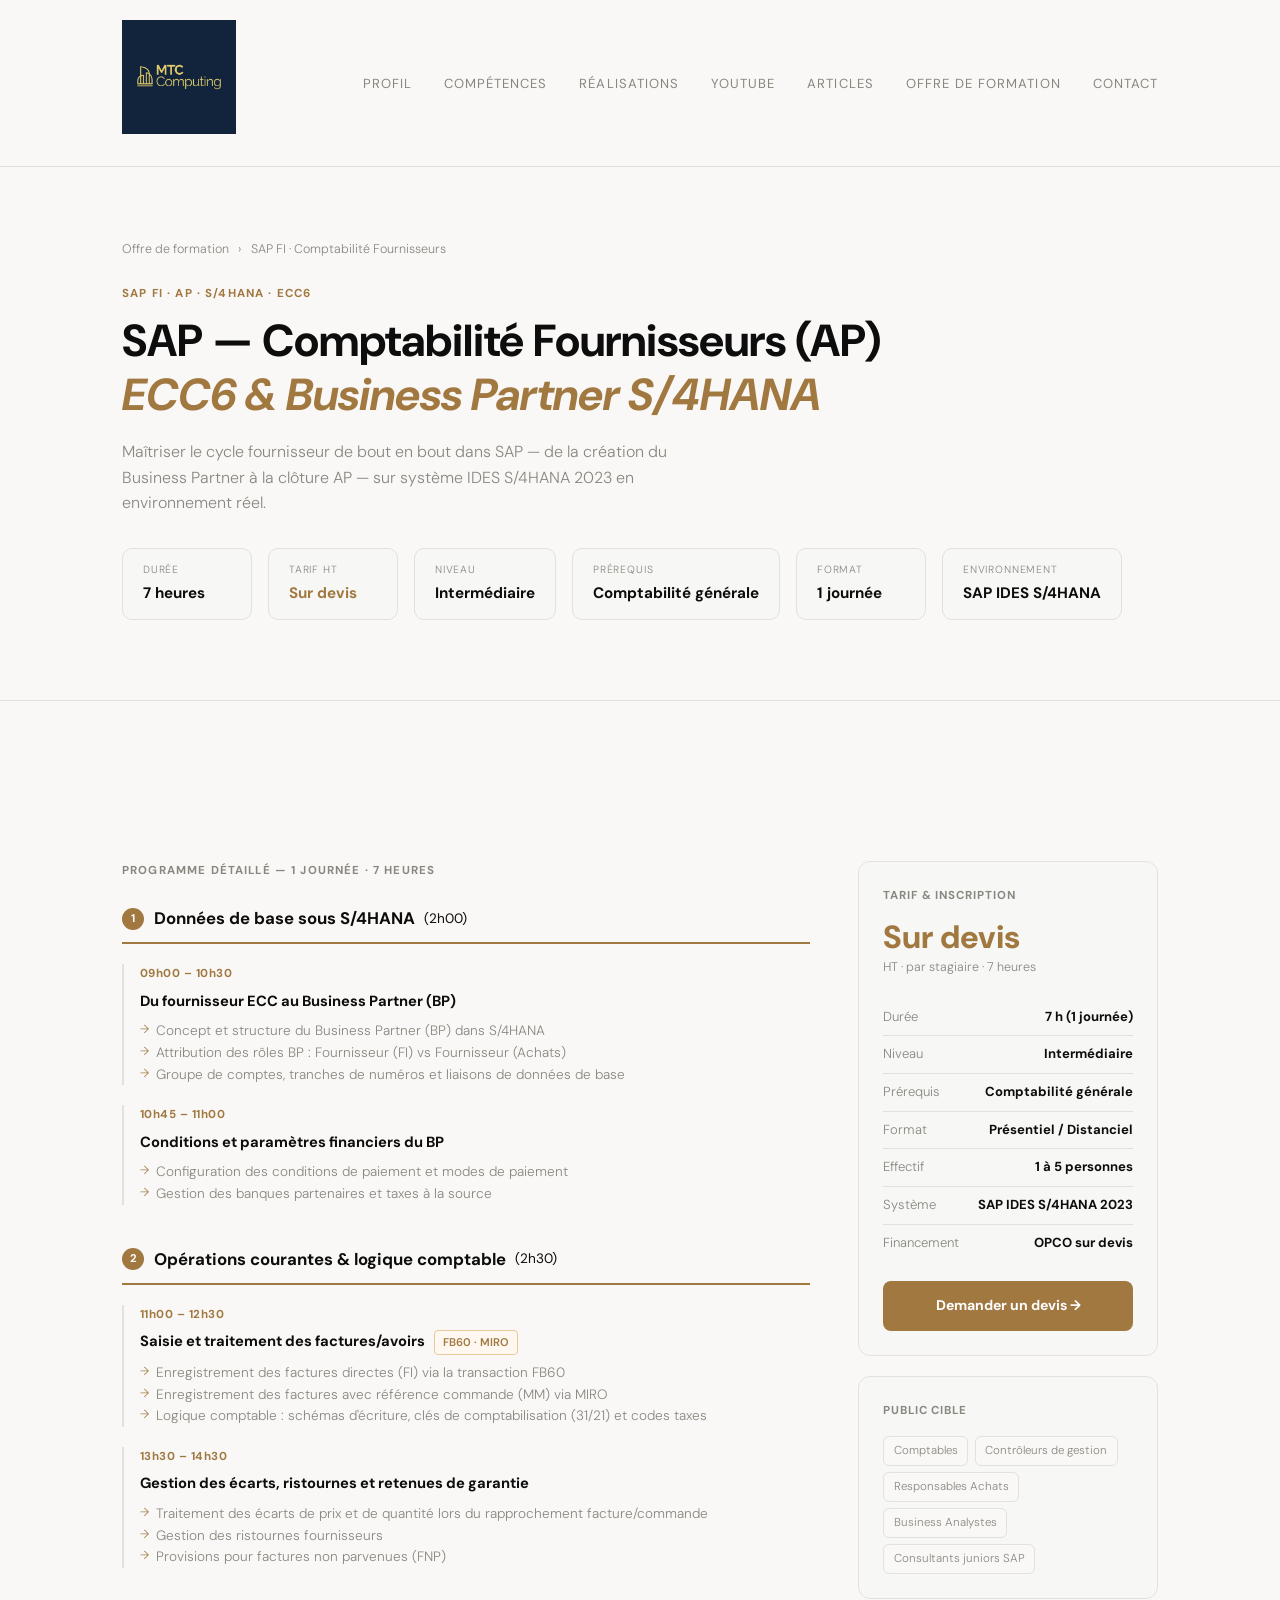
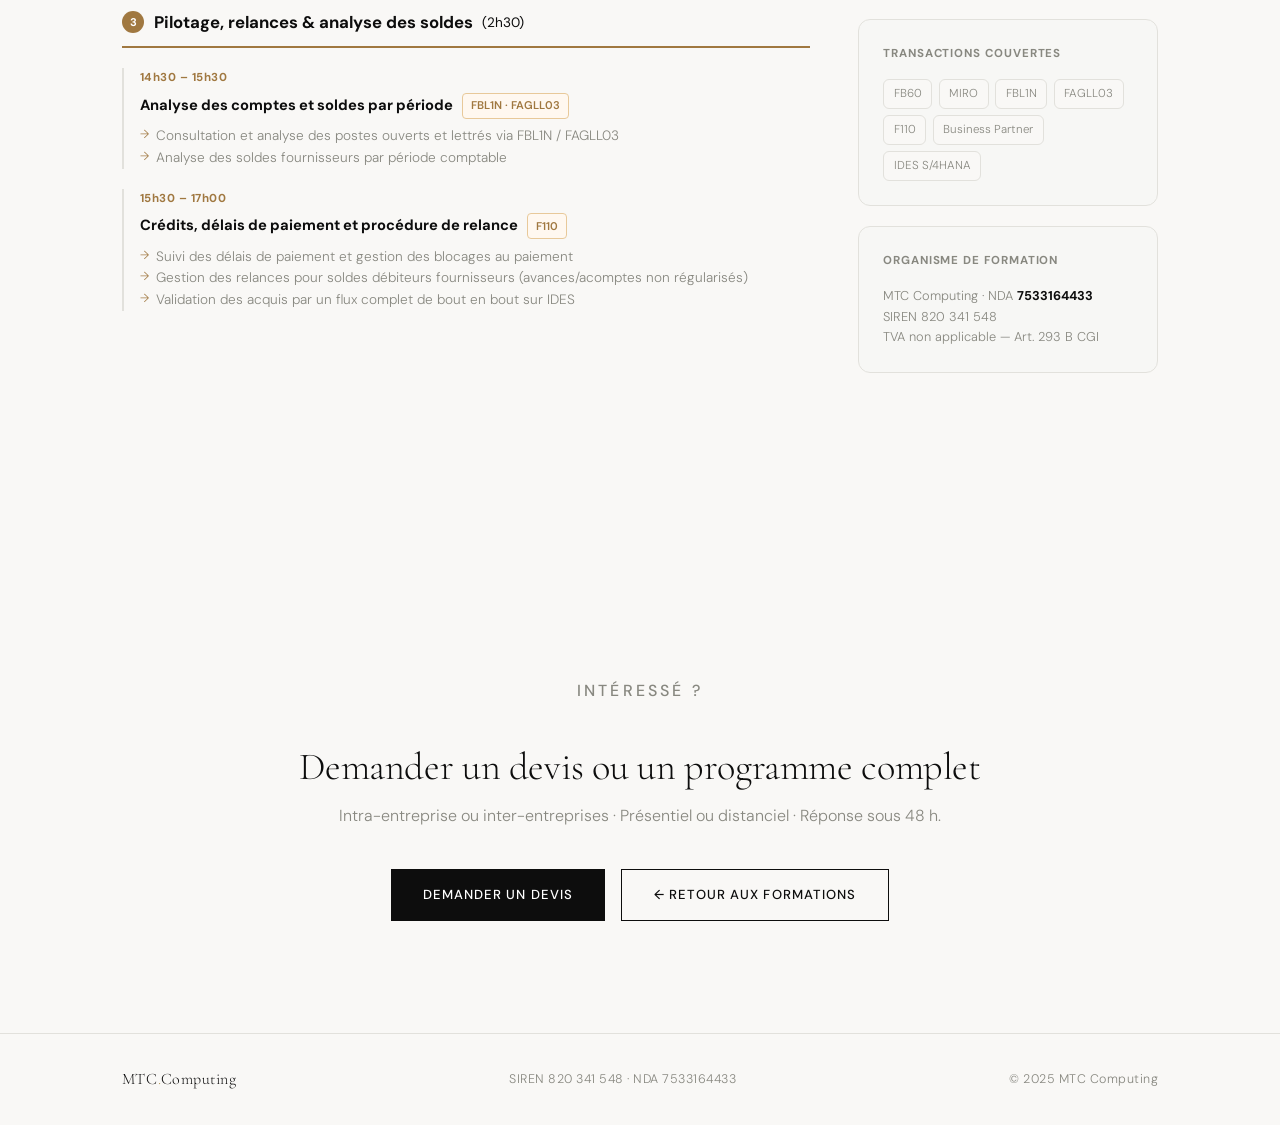
<file: programme-sap-ap.html>
<!DOCTYPE html>
<html lang="fr">
<head>
  <meta charset="UTF-8" />
  <meta name="viewport" content="width=device-width, initial-scale=1.0" />
  <title>Formation SAP AP Fournisseurs — MTC Computing</title>
  <meta name="description" content="Formation SAP S/4HANA Comptabilité Fournisseurs (AP) & Business Partner — 7 heures, sur système IDES. MTC Computing NDA 7533164433." />
  <link rel="stylesheet" href="styles.css" />
  <style>
    .prog-hero { padding: 4.5rem 0 3rem; border-bottom: 1px solid var(--border, #e2e2e2); }
    .prog-hero .breadcrumb { font-size: .78rem; color: var(--muted, #888); margin-bottom: 1.5rem; }
    .prog-hero .breadcrumb a { color: var(--muted, #888); text-decoration: none; }
    .prog-hero .breadcrumb a:hover { color: var(--fg, #111); }
    .prog-hero .breadcrumb span { margin: 0 .4rem; }
    .prog-domain { font-size: .72rem; font-weight: 700; letter-spacing: .1em; text-transform: uppercase; color: #a07840; margin-bottom: .75rem; }
    .prog-hero h1 { font-size: clamp(1.8rem, 4vw, 2.8rem); font-weight: 700; line-height: 1.2; margin-bottom: 1rem; color: var(--fg, #111); }
    .prog-hero h1 em { font-style: italic; color: #a07840; }
    .prog-tagline { font-size: 1rem; color: var(--muted, #666); margin-bottom: 2rem; max-width: 600px; line-height: 1.6; }
    .prog-summary { display: flex; flex-wrap: wrap; gap: 1rem; margin-bottom: 2rem; }
    .summary-pill { display: flex; flex-direction: column; gap: .15rem; background: var(--surface, #f7f7f5); border: 1px solid var(--border, #e2e2e2); border-radius: 10px; padding: .75rem 1.25rem; min-width: 130px; }
    .pill-label { font-size: .65rem; text-transform: uppercase; letter-spacing: .08em; color: var(--muted, #888); }
    .pill-value { font-size: .95rem; font-weight: 700; color: var(--fg, #111); }
    .pill-value.accent { color: #a07840; }
    .prog-layout { display: grid; grid-template-columns: 1fr 300px; gap: 3rem; padding: 3rem 0 5rem; align-items: start; }
    .prog-section-label { font-size: .72rem; font-weight: 700; letter-spacing: .1em; text-transform: uppercase; color: var(--muted, #888); margin-bottom: 1.5rem; }
    .prog-block { margin-bottom: 2.5rem; }
    .prog-block-title { font-size: 1.05rem; font-weight: 700; color: var(--fg, #111); margin-bottom: 1.25rem; padding-bottom: .6rem; border-bottom: 2px solid #a07840; display: flex; align-items: center; gap: .6rem; }
    .prog-block-title .block-num { background: #a07840; color: #fff; font-size: .7rem; font-weight: 700; border-radius: 50%; width: 22px; height: 22px; display: flex; align-items: center; justify-content: center; flex-shrink: 0; }
    .prog-slot { margin-bottom: 1.25rem; padding-left: 1rem; border-left: 2px solid var(--border, #e2e2e2); }
    .prog-slot-time { font-size: .72rem; font-weight: 700; color: #a07840; letter-spacing: .04em; margin-bottom: .3rem; }
    .prog-slot-title { font-size: .92rem; font-weight: 700; color: var(--fg, #111); margin-bottom: .4rem; }
    .prog-slot ul { list-style: none; padding: 0; margin: 0; }
    .prog-slot ul li { font-size: .85rem; color: var(--muted, #555); line-height: 1.6; padding-left: 1rem; position: relative; }
    .prog-slot ul li::before { content: '→'; position: absolute; left: 0; color: #a07840; font-size: .75rem; }
    .prog-sidebar { position: sticky; top: 2rem; display: flex; flex-direction: column; gap: 1.25rem; }
    .sidebar-card { background: var(--surface, #f7f7f5); border: 1px solid var(--border, #e2e2e2); border-radius: 12px; padding: 1.5rem; }
    .sidebar-card-title { font-size: .72rem; font-weight: 700; letter-spacing: .08em; text-transform: uppercase; color: var(--muted, #888); margin-bottom: 1rem; }
    .sidebar-price { font-size: 2rem; font-weight: 800; color: #a07840; line-height: 1; margin-bottom: .25rem; }
    .sidebar-price-sub { font-size: .78rem; color: var(--muted, #888); margin-bottom: 1.25rem; }
    .sidebar-meta li { display: flex; justify-content: space-between; font-size: .82rem; padding: .45rem 0; border-bottom: 1px solid var(--border, #e2e2e2); color: var(--muted, #555); }
    .sidebar-meta li:last-child { border-bottom: none; }
    .sidebar-meta li strong { color: var(--fg, #111); }
    .sidebar-cta { display: block; text-align: center; background: #a07840; color: #fff; border-radius: 8px; padding: .8rem 1rem; font-size: .88rem; font-weight: 700; text-decoration: none; margin-top: 1.25rem; transition: opacity .2s; }
    .sidebar-cta:hover { opacity: .85; }
    .sidebar-tags { display: flex; flex-wrap: wrap; gap: .4rem; }
    .sidebar-tag { font-size: .72rem; background: var(--bg, #fff); border: 1px solid var(--border, #e2e2e2); border-radius: 6px; padding: .25rem .6rem; color: var(--muted, #666); }
    .tx-tag { display: inline-block; font-size: .7rem; background: #fff8f0; border: 1px solid #e8c99a; border-radius: 4px; padding: .15rem .5rem; color: #a07840; font-weight: 600; margin-left: .4rem; vertical-align: middle; }
    @media (max-width: 768px) { .prog-layout { grid-template-columns: 1fr; } .prog-sidebar { position: static; } }
  </style>
</head>
<body>

<nav>
  <div class="nav-inner">
    <a href="index.html" class="nav-logo">
      <img src="assets/LOGO.png" alt="MTC Computing" style="height:114px;width:auto;" />
    </a>
    <ul class="nav-links">
      <li><a href="index.html#about">Profil</a></li>
      <li><a href="index.html#competences">Compétences</a></li>
      <li><a href="index.html#experience">Réalisations</a></li>
      <li><a href="index.html#content">YouTube</a></li>
      <li><a href="articles.html">Articles</a></li>
      <li><a href="formations.html">Offre de formation</a></li>
      <li><a href="contact.html">Contact</a></li>
    </ul>
  </div>
</nav>

<section class="prog-hero">
  <div class="container">
    <div class="breadcrumb">
      <a href="formations.html">Offre de formation</a>
      <span>›</span>
      SAP FI · Comptabilité Fournisseurs
    </div>
    <div class="prog-domain">SAP FI · AP · S/4HANA · ECC6</div>
    <h1>SAP — Comptabilité Fournisseurs (AP)<br/><em>ECC6 & Business Partner S/4HANA</em></h1>
    <p class="prog-tagline">
      Maîtriser le cycle fournisseur de bout en bout dans SAP — de la création du Business Partner
      à la clôture AP — sur système IDES S/4HANA 2023 en environnement réel.
    </p>
    <div class="prog-summary">
      <div class="summary-pill">
        <span class="pill-label">Durée</span>
        <span class="pill-value">7 heures</span>
      </div>
      <div class="summary-pill">
        <span class="pill-label">Tarif HT</span>
        <span class="pill-value accent">Sur devis</span>
      </div>
      <div class="summary-pill">
        <span class="pill-label">Niveau</span>
        <span class="pill-value">Intermédiaire</span>
      </div>
      <div class="summary-pill">
        <span class="pill-label">Prérequis</span>
        <span class="pill-value">Comptabilité générale</span>
      </div>
      <div class="summary-pill">
        <span class="pill-label">Format</span>
        <span class="pill-value">1 journée</span>
      </div>
      <div class="summary-pill">
        <span class="pill-label">Environnement</span>
        <span class="pill-value">SAP IDES S/4HANA</span>
      </div>
    </div>
  </div>
</section>

<section>
  <div class="container">
    <div class="prog-layout">

      <div class="prog-main">
        <p class="prog-section-label">Programme détaillé — 1 journée · 7 heures</p>

        <!-- BLOC 1 -->
        <div class="prog-block">
          <div class="prog-block-title">
            <span class="block-num">1</span>
            Données de base sous S/4HANA <span style="font-weight:400; font-size:.85rem;">(2h00)</span>
          </div>

          <div class="prog-slot">
            <div class="prog-slot-time">09h00 – 10h30</div>
            <div class="prog-slot-title">Du fournisseur ECC au Business Partner (BP)</div>
            <ul>
              <li>Concept et structure du Business Partner (BP) dans S/4HANA</li>
              <li>Attribution des rôles BP : Fournisseur (FI) vs Fournisseur (Achats)</li>
              <li>Groupe de comptes, tranches de numéros et liaisons de données de base</li>
            </ul>
          </div>

          <div class="prog-slot">
            <div class="prog-slot-time">10h45 – 11h00</div>
            <div class="prog-slot-title">Conditions et paramètres financiers du BP</div>
            <ul>
              <li>Configuration des conditions de paiement et modes de paiement</li>
              <li>Gestion des banques partenaires et taxes à la source</li>
            </ul>
          </div>
        </div>

        <!-- BLOC 2 -->
        <div class="prog-block">
          <div class="prog-block-title">
            <span class="block-num">2</span>
            Opérations courantes & logique comptable <span style="font-weight:400; font-size:.85rem;">(2h30)</span>
          </div>

          <div class="prog-slot">
            <div class="prog-slot-time">11h00 – 12h30</div>
            <div class="prog-slot-title">Saisie et traitement des factures/avoirs <span class="tx-tag">FB60 · MIRO</span></div>
            <ul>
              <li>Enregistrement des factures directes (FI) via la transaction FB60</li>
              <li>Enregistrement des factures avec référence commande (MM) via MIRO</li>
              <li>Logique comptable : schémas d'écriture, clés de comptabilisation (31/21) et codes taxes</li>
            </ul>
          </div>

          <div class="prog-slot">
            <div class="prog-slot-time">13h30 – 14h30</div>
            <div class="prog-slot-title">Gestion des écarts, ristournes et retenues de garantie</div>
            <ul>
              <li>Traitement des écarts de prix et de quantité lors du rapprochement facture/commande</li>
              <li>Gestion des ristournes fournisseurs</li>
              <li>Provisions pour factures non parvenues (FNP)</li>
            </ul>
          </div>
        </div>

        <!-- BLOC 3 -->
        <div class="prog-block">
          <div class="prog-block-title">
            <span class="block-num">3</span>
            Pilotage, relances & analyse des soldes <span style="font-weight:400; font-size:.85rem;">(2h30)</span>
          </div>

          <div class="prog-slot">
            <div class="prog-slot-time">14h30 – 15h30</div>
            <div class="prog-slot-title">Analyse des comptes et soldes par période <span class="tx-tag">FBL1N · FAGLL03</span></div>
            <ul>
              <li>Consultation et analyse des postes ouverts et lettrés via FBL1N / FAGLL03</li>
              <li>Analyse des soldes fournisseurs par période comptable</li>
            </ul>
          </div>

          <div class="prog-slot">
            <div class="prog-slot-time">15h30 – 17h00</div>
            <div class="prog-slot-title">Crédits, délais de paiement et procédure de relance <span class="tx-tag">F110</span></div>
            <ul>
              <li>Suivi des délais de paiement et gestion des blocages au paiement</li>
              <li>Gestion des relances pour soldes débiteurs fournisseurs (avances/acomptes non régularisés)</li>
              <li>Validation des acquis par un flux complet de bout en bout sur IDES</li>
            </ul>
          </div>
        </div>

      </div>

      <!-- SIDEBAR -->
      <aside class="prog-sidebar">

        <div class="sidebar-card">
          <div class="sidebar-card-title">Tarif & inscription</div>
          <div class="sidebar-price">Sur devis</div>
          <div class="sidebar-price-sub">HT · par stagiaire · 7 heures</div>
          <ul class="sidebar-meta">
            <li><span>Durée</span><strong>7 h (1 journée)</strong></li>
            <li><span>Niveau</span><strong>Intermédiaire</strong></li>
            <li><span>Prérequis</span><strong>Comptabilité générale</strong></li>
            <li><span>Format</span><strong>Présentiel / Distanciel</strong></li>
            <li><span>Effectif</span><strong>1 à 5 personnes</strong></li>
            <li><span>Système</span><strong>SAP IDES S/4HANA 2023</strong></li>
            <li><span>Financement</span><strong>OPCO sur devis</strong></li>
          </ul>
          <a href="mailto:contact@mtc-computing.com?subject=Formation%20SAP%20AP%20Fournisseurs" class="sidebar-cta">
            Demander un devis →
          </a>
        </div>

        <div class="sidebar-card">
          <div class="sidebar-card-title">Public cible</div>
          <div class="sidebar-tags">
            <span class="sidebar-tag">Comptables</span>
            <span class="sidebar-tag">Contrôleurs de gestion</span>
            <span class="sidebar-tag">Responsables Achats</span>
            <span class="sidebar-tag">Business Analystes</span>
            <span class="sidebar-tag">Consultants juniors SAP</span>
          </div>
        </div>

        <div class="sidebar-card">
          <div class="sidebar-card-title">Transactions couvertes</div>
          <div class="sidebar-tags">
            <span class="sidebar-tag">FB60</span>
            <span class="sidebar-tag">MIRO</span>
            <span class="sidebar-tag">FBL1N</span>
            <span class="sidebar-tag">FAGLL03</span>
            <span class="sidebar-tag">F110</span>
            <span class="sidebar-tag">Business Partner</span>
            <span class="sidebar-tag">IDES S/4HANA</span>
          </div>
        </div>

        <div class="sidebar-card">
          <div class="sidebar-card-title">Organisme de formation</div>
          <p style="font-size:.8rem; color:var(--muted,#666); line-height:1.6; margin:0;">
            MTC Computing · NDA <strong style="color:var(--fg,#111);">7533164433</strong><br/>
            SIREN 820 341 548<br/>
            TVA non applicable — Art. 293 B CGI
          </p>
        </div>

      </aside>
    </div>
  </div>
</section>

<section class="contact-strip">
  <div class="container">
    <p class="section-label">Intéressé ?</p>
    <h2 class="section-title">Demander un devis ou un programme complet</h2>
    <p>Intra-entreprise ou inter-entreprises · Présentiel ou distanciel · Réponse sous 48 h.</p>
    <div class="btn-group" style="justify-content:center; margin-top:2rem;">
      <a href="mailto:contact@mtc-computing.com?subject=Formation%20SAP%20AP%20Fournisseurs" class="btn btn-primary">Demander un devis</a>
      <a href="formations.html" class="btn btn-outline">← Retour aux formations</a>
    </div>
  </div>
</section>

<footer>
  <div class="footer-inner">
    <a href="index.html" class="footer-logo">MTC<span>.</span>Computing</a>
    <span>SIREN 820 341 548 · NDA 7533164433</span>
    <span>© 2025 MTC Computing</span>
  </div>
</footer>

</body>
</html>
</file>
<file: styles.css>
/* ─────────────────────────────────────────
   MTC Computing — Global Stylesheet
   Aesthetic: Editorial Minimalism
   ───────────────────────────────────────── */

@import url('https://fonts.googleapis.com/css2?family=Cormorant+Garamond:ital,wght@0,300;0,400;0,600;1,300;1,400&family=DM+Sans:wght@300;400;500&display=swap');

:root {
  --bg:      #F9F8F6;
  --fg:      #0D0D0D;
  --muted:   #888880;
  --border:  #E2E1DC;
  --accent:  #B89A5A;
  --white:   #FFFFFF;
  --card-bg: #FFFFFF;

  --serif:  'Cormorant Garamond', Georgia, serif;
  --sans:   'DM Sans', system-ui, sans-serif;

  --space-xs: 0.5rem;
  --space-sm: 1rem;
  --space-md: 2rem;
  --space-lg: 4rem;
  --space-xl: 7rem;

  --max-w: 1100px;
  --transition: 0.25s cubic-bezier(0.4,0,0.2,1);
}

*, *::before, *::after { box-sizing: border-box; margin: 0; padding: 0; }

html { scroll-behavior: smooth; }

body {
  font-family: var(--sans);
  font-weight: 300;
  font-size: 1rem;
  line-height: 1.7;
  color: var(--fg);
  background: var(--bg);
  -webkit-font-smoothing: antialiased;
}

/* ── Layout ──────────────────────────────── */
.container {
  max-width: var(--max-w);
  margin: 0 auto;
  padding: 0 var(--space-md);
}

section { padding: var(--space-xl) 0; }

/* ── Navigation ──────────────────────────── */
nav {
  position: sticky;
  top: 0;
  z-index: 100;
  background: rgba(249,248,246,0.92);
  backdrop-filter: blur(12px);
  border-bottom: 1px solid var(--border);
}

.nav-inner {
  max-width: var(--max-w);
  margin: 0 auto;
  padding: 1.25rem var(--space-md);
  display: flex;
  align-items: center;
  justify-content: space-between;
}

.nav-logo {
  font-family: var(--serif);
  font-size: 1.35rem;
  font-weight: 600;
  letter-spacing: 0.01em;
  color: var(--fg);
  text-decoration: none;
}

.nav-logo span {
  color: var(--accent);
}

.nav-links {
  display: flex;
  gap: var(--space-md);
  list-style: none;
}

.nav-links a {
  font-size: 0.82rem;
  font-weight: 400;
  letter-spacing: 0.08em;
  text-transform: uppercase;
  color: var(--muted);
  text-decoration: none;
  transition: color var(--transition);
}

.nav-links a:hover,
.nav-links a.active { color: var(--fg); }

/* ── Hero ────────────────────────────────── */
.hero {
  padding: var(--space-xl) 0;
  border-bottom: 1px solid var(--border);
}
.hero-content {
  display: flex;
  align-items: center;
  gap: 40px;
  flex-wrap: wrap;
}


.hero-eyebrow {
  font-family: var(--sans);
  font-size: 0.75rem;
  font-weight: 500;
  letter-spacing: 0.15em;
  text-transform: uppercase;
  color: var(--accent);
  margin-bottom: 1.5rem;
  display: flex;
  align-items: center;
  gap: 0.75rem;
}

.hero-eyebrow::after {
  content: '';
  display: block;
  width: 32px;
  height: 1px;
  background: var(--accent);
}

.hero-title {
  font-family: var(--serif);
  font-size: clamp(2.8rem, 5vw, 4.5rem);
  font-weight: 300;
  line-height: 1.1;
  letter-spacing: -0.02em;
  margin-bottom: 1.5rem;
}

.hero-title em {
  font-style: italic;
  color: var(--muted);
}

.hero-subtitle {
  font-size: 1rem;
  font-weight: 300;
  color: var(--muted);
  max-width: 420px;
  margin-bottom: 2.5rem;
  line-height: 1.8;
}

.hero-right {
  padding-bottom: 0.5rem;
}

.hero-stats {
  display: grid;
  grid-template-columns: 1fr 1fr;
  gap: 1.5rem;
  margin-bottom: 2rem;
}

.stat {
  border-top: 1px solid var(--border);
  padding-top: 1rem;
}

.stat-number {
  font-family: var(--serif);
  font-size: 2.5rem;
  font-weight: 300;
  line-height: 1;
  margin-bottom: 0.25rem;
}

.stat-label {
  font-size: 0.78rem;
  letter-spacing: 0.06em;
  text-transform: uppercase;
  color: var(--muted);
}

.hero-tags {
  display: flex;
  flex-wrap: wrap;
  gap: 0.5rem;
}

.tag {
  font-size: 0.75rem;
  letter-spacing: 0.04em;
  padding: 0.3rem 0.75rem;
  border: 1px solid var(--border);
  color: var(--muted);
  background: var(--white);
}

/* ── Buttons ─────────────────────────────── */
.btn {
  display: inline-flex;
  align-items: center;
  gap: 0.5rem;
  font-family: var(--sans);
  font-size: 0.82rem;
  font-weight: 500;
  letter-spacing: 0.08em;
  text-transform: uppercase;
  text-decoration: none;
  padding: 0.85rem 2rem;
  transition: all var(--transition);
  cursor: pointer;
  border: none;
}

.btn-primary {
  background: var(--fg);
  color: var(--white);
}

.btn-primary:hover {
  background: #2a2a2a;
}

.btn-outline {
  background: transparent;
  color: var(--fg);
  border: 1px solid var(--fg);
}

.btn-outline:hover {
  background: var(--fg);
  color: var(--white);
}

.btn-group {
  display: flex;
  gap: 1rem;
  flex-wrap: wrap;
}

/* ── Section Labels ──────────────────────── */
.section-label {
  font-size: 0.72rem;
  font-weight: 500;
  letter-spacing: 0.2em;
  text-transform: uppercase;
  color: var(--accent);
  margin-bottom: 1rem;
}

.section-title {
  font-family: var(--serif);
  font-size: clamp(1.8rem, 3vw, 2.8rem);
  font-weight: 300;
  line-height: 1.2;
  letter-spacing: -0.01em;
  margin-bottom: var(--space-lg);
}

/* ── About ───────────────────────────────── */
.about-grid {
  display: grid;
  grid-template-columns: 1fr 1.6fr;
  gap: var(--space-lg);
  align-items: start;
}

.about-left {
  position: sticky;
  top: 6rem;
}

.about-name {
  font-family: var(--serif);
  font-size: 1.4rem;
  font-weight: 400;
  margin-bottom: 0.25rem;
}

.about-role {
  font-size: 0.82rem;
  letter-spacing: 0.08em;
  text-transform: uppercase;
  color: var(--accent);
  margin-bottom: 1.5rem;
}

.about-photo-placeholder {
  width: 100%;
  aspect-ratio: 3/4;
  background: var(--border);
  display: flex;
  align-items: center;
  justify-content: center;
  font-size: 0.75rem;
  letter-spacing: 0.1em;
  text-transform: uppercase;
  color: var(--muted);
  margin-bottom: 1.5rem;
  max-width: 260px;
}

.about-meta {
  list-style: none;
  font-size: 0.85rem;
  color: var(--muted);
  line-height: 2;
}

.about-meta li span {
  color: var(--fg);
  font-weight: 400;
}

.about-text p {
  font-size: 1.05rem;
  font-weight: 300;
  color: #333;
  margin-bottom: 1.5rem;
  line-height: 1.85;
}

.about-text p:first-child {
  font-family: var(--serif);
  font-size: 1.3rem;
  line-height: 1.6;
  color: var(--fg);
}

/* ── Skills ──────────────────────────────── */
.skills-section {
  background: var(--fg);
  color: var(--white);
}

.skills-section .section-label { color: var(--accent); }

.skills-section .section-title { color: var(--white); }

.skills-grid {
  display: grid;
  grid-template-columns: repeat(3, 1fr);
  gap: 1px;
  background: #333;
  border: 1px solid #333;
}

.skill-block {
  background: var(--fg);
  padding: 2rem;
  transition: background var(--transition);
}

.skill-block:hover {
  background: #1a1a1a;
}

.skill-block-title {
  font-family: var(--serif);
  font-size: 1.2rem;
  font-weight: 300;
  color: var(--white);
  margin-bottom: 1rem;
  padding-bottom: 0.75rem;
  border-bottom: 1px solid #333;
}

.skill-list {
  list-style: none;
  font-size: 0.82rem;
  color: #AAA;
  line-height: 2;
  letter-spacing: 0.02em;
}

.skill-list li::before {
  content: '— ';
  color: var(--accent);
}

/* ── Experience ──────────────────────────── */
.exp-list {
  list-style: none;
}

.exp-item {
  display: grid;
  grid-template-columns: 160px 1fr;
  gap: var(--space-md);
  padding: 2rem 0;
  border-top: 1px solid var(--border);
}

.exp-date {
  font-size: 0.78rem;
  letter-spacing: 0.08em;
  text-transform: uppercase;
  color: var(--muted);
  padding-top: 0.15rem;
}

.exp-body-title {
  font-family: var(--serif);
  font-size: 1.2rem;
  font-weight: 400;
  margin-bottom: 0.2rem;
}

.exp-body-company {
  font-size: 0.82rem;
  letter-spacing: 0.06em;
  text-transform: uppercase;
  color: var(--accent);
  margin-bottom: 0.75rem;
}

.exp-body-desc {
  font-size: 0.9rem;
  color: var(--muted);
  line-height: 1.7;
}

/* ── YouTube CTA ─────────────────────────── */
.youtube-section {
  background: var(--white);
  border-top: 1px solid var(--border);
  border-bottom: 1px solid var(--border);
}

.youtube-inner {
  display: grid;
  grid-template-columns: 1fr 1fr;
  gap: var(--space-lg);
  align-items: center;
}

.youtube-text .section-title { margin-bottom: 1rem; }

.youtube-desc {
  font-size: 1rem;
  color: var(--muted);
  margin-bottom: 2rem;
  line-height: 1.8;
}

.youtube-visual {
  background: #0D0D0D;
  aspect-ratio: 16/9;
  display: flex;
  align-items: center;
  justify-content: center;
  position: relative;
  overflow: hidden;
}

.play-btn {
  width: 64px;
  height: 64px;
  border: 2px solid rgba(255,255,255,0.6);
  border-radius: 50%;
  display: flex;
  align-items: center;
  justify-content: center;
  color: rgba(255,255,255,0.8);
  font-size: 1.4rem;
  transition: all var(--transition);
  cursor: pointer;
}

.play-btn:hover {
  border-color: var(--accent);
  color: var(--accent);
  transform: scale(1.05);
}

.youtube-label {
  position: absolute;
  bottom: 1rem;
  left: 1rem;
  font-size: 0.75rem;
  letter-spacing: 0.12em;
  text-transform: uppercase;
  color: rgba(255,255,255,0.5);
}

/* ── Contact Section (on index) ──────────── */
.contact-strip {
  background: var(--bg);
  text-align: center;
}

.contact-strip .section-title {
  margin-bottom: 0.75rem;
}

.contact-strip p {
  font-size: 1rem;
  color: var(--muted);
  margin-bottom: 2.5rem;
}

/* ── Contact Page ────────────────────────── */
.contact-page-grid {
  display: grid;
  grid-template-columns: 1fr 1.4fr;
  gap: var(--space-lg);
  align-items: start;
}

.contact-info-title {
  font-family: var(--serif);
  font-size: 1rem;
  font-weight: 400;
  margin-bottom: 1.5rem;
}

.contact-info-list {
  list-style: none;
  font-size: 0.88rem;
  color: var(--muted);
  line-height: 2.5;
}

.contact-info-list a {
  color: var(--fg);
  text-decoration: none;
  transition: color var(--transition);
}

.contact-info-list a:hover { color: var(--accent); }

.contact-info-list .info-label {
  display: block;
  font-size: 0.7rem;
  letter-spacing: 0.15em;
  text-transform: uppercase;
  color: var(--accent);
  margin-bottom: 0;
  line-height: 1;
}

.contact-divider {
  height: 1px;
  background: var(--border);
  margin: 2rem 0;
}

.social-links {
  display: flex;
  flex-direction: column;
  gap: 1rem;
}

.social-link {
  display: flex;
  align-items: center;
  gap: 0.75rem;
  font-size: 0.85rem;
  color: var(--fg);
  text-decoration: none;
  padding: 0.75rem 1rem;
  border: 1px solid var(--border);
  transition: all var(--transition);
}

.social-link:hover {
  border-color: var(--fg);
  background: var(--fg);
  color: var(--white);
}

.social-link svg {
  width: 18px;
  height: 18px;
  flex-shrink: 0;
}

/* Contact Form */
.contact-form {
  display: flex;
  flex-direction: column;
  gap: 1.5rem;
}

.form-group {
  display: flex;
  flex-direction: column;
  gap: 0.4rem;
}

.form-group label {
  font-size: 0.72rem;
  letter-spacing: 0.15em;
  text-transform: uppercase;
  color: var(--muted);
}

.form-group input,
.form-group select,
.form-group textarea {
  font-family: var(--sans);
  font-size: 0.95rem;
  font-weight: 300;
  color: var(--fg);
  background: var(--white);
  border: 1px solid var(--border);
  padding: 0.85rem 1rem;
  outline: none;
  transition: border-color var(--transition);
  width: 100%;
  resize: vertical;
}

.form-group input:focus,
.form-group select:focus,
.form-group textarea:focus {
  border-color: var(--fg);
}

.form-row {
  display: grid;
  grid-template-columns: 1fr 1fr;
  gap: 1.5rem;
}

/* ── Footer ──────────────────────────────── */
footer {
  border-top: 1px solid var(--border);
  padding: 2rem 0;
}

.footer-inner {
  max-width: var(--max-w);
  margin: 0 auto;
  padding: 0 var(--space-md);
  display: flex;
  justify-content: space-between;
  align-items: center;
  font-size: 0.78rem;
  color: var(--muted);
  letter-spacing: 0.04em;
}

.footer-logo {
  font-family: var(--serif);
  font-size: 1rem;
  color: var(--fg);
  text-decoration: none;
}

.footer-logo span { color: var(--accent); }

/* ── Animations ──────────────────────────── */
@keyframes fadeUp {
  from { opacity: 0; transform: translateY(24px); }
  to   { opacity: 1; transform: translateY(0); }
}

.fade-up {
  animation: fadeUp 0.7s ease forwards;
}

.fade-up-d1 { animation-delay: 0.1s; opacity: 0; }
.fade-up-d2 { animation-delay: 0.2s; opacity: 0; }
.fade-up-d3 { animation-delay: 0.35s; opacity: 0; }
.fade-up-d4 { animation-delay: 0.5s; opacity: 0; }

/* ── Responsive ──────────────────────────── */
@media (max-width: 900px) {
  .hero-grid,
  .about-grid,
  .youtube-inner,
  .contact-page-grid { grid-template-columns: 1fr; }

  .skills-grid { grid-template-columns: 1fr 1fr; }

  .exp-item { grid-template-columns: 1fr; gap: 0.5rem; }

  .about-left { position: static; }

  .about-photo-placeholder { max-width: 180px; }
}

@media (max-width: 600px) {
  :root { --space-xl: 4rem; --space-lg: 2.5rem; }

  .skills-grid { grid-template-columns: 1fr; }

  .form-row { grid-template-columns: 1fr; }

  .footer-inner { flex-direction: column; gap: 0.75rem; text-align: center; }

  .nav-links { display: none; }
}
/* ===== HANDS ON LAB — dépliants ===== */
.project-details {
  width: 100%;
}

.project-summary {
  list-style: none;
  cursor: pointer;
  display: flex;
  align-items: flex-start;
  gap: 20px;
  width: 100%;
}

/* Cache la flèche native */
.project-summary::-webkit-details-marker {
  display: none;
}

/* ⬇️ CONTENU DÉPLIÉ : pleine largeur, sous le résumé */
.project-full {
  width: 100%;
  padding: 20px 0 10px 0;
  margin-top: 15px;
  border-top: 1px solid rgba(212, 175, 55, 0.2);
  animation: fadeIn 0.3s ease;
}

.project-full p {
  margin-bottom: 12px;
  line-height: 1.7;
  max-width: none; /* annule toute limite de largeur héritée */
  width: 100%;
}

@keyframes fadeIn {
  from { opacity: 0; transform: translateY(-5px); }
  to { opacity: 1; transform: translateY(0); }
}

/* Responsive */
@media (max-width: 768px) {
  .project-summary {
    flex-direction: column;
    gap: 10px;
  }
}

.lab-content .btn {
  margin-top: 1rem;
}
</file>
